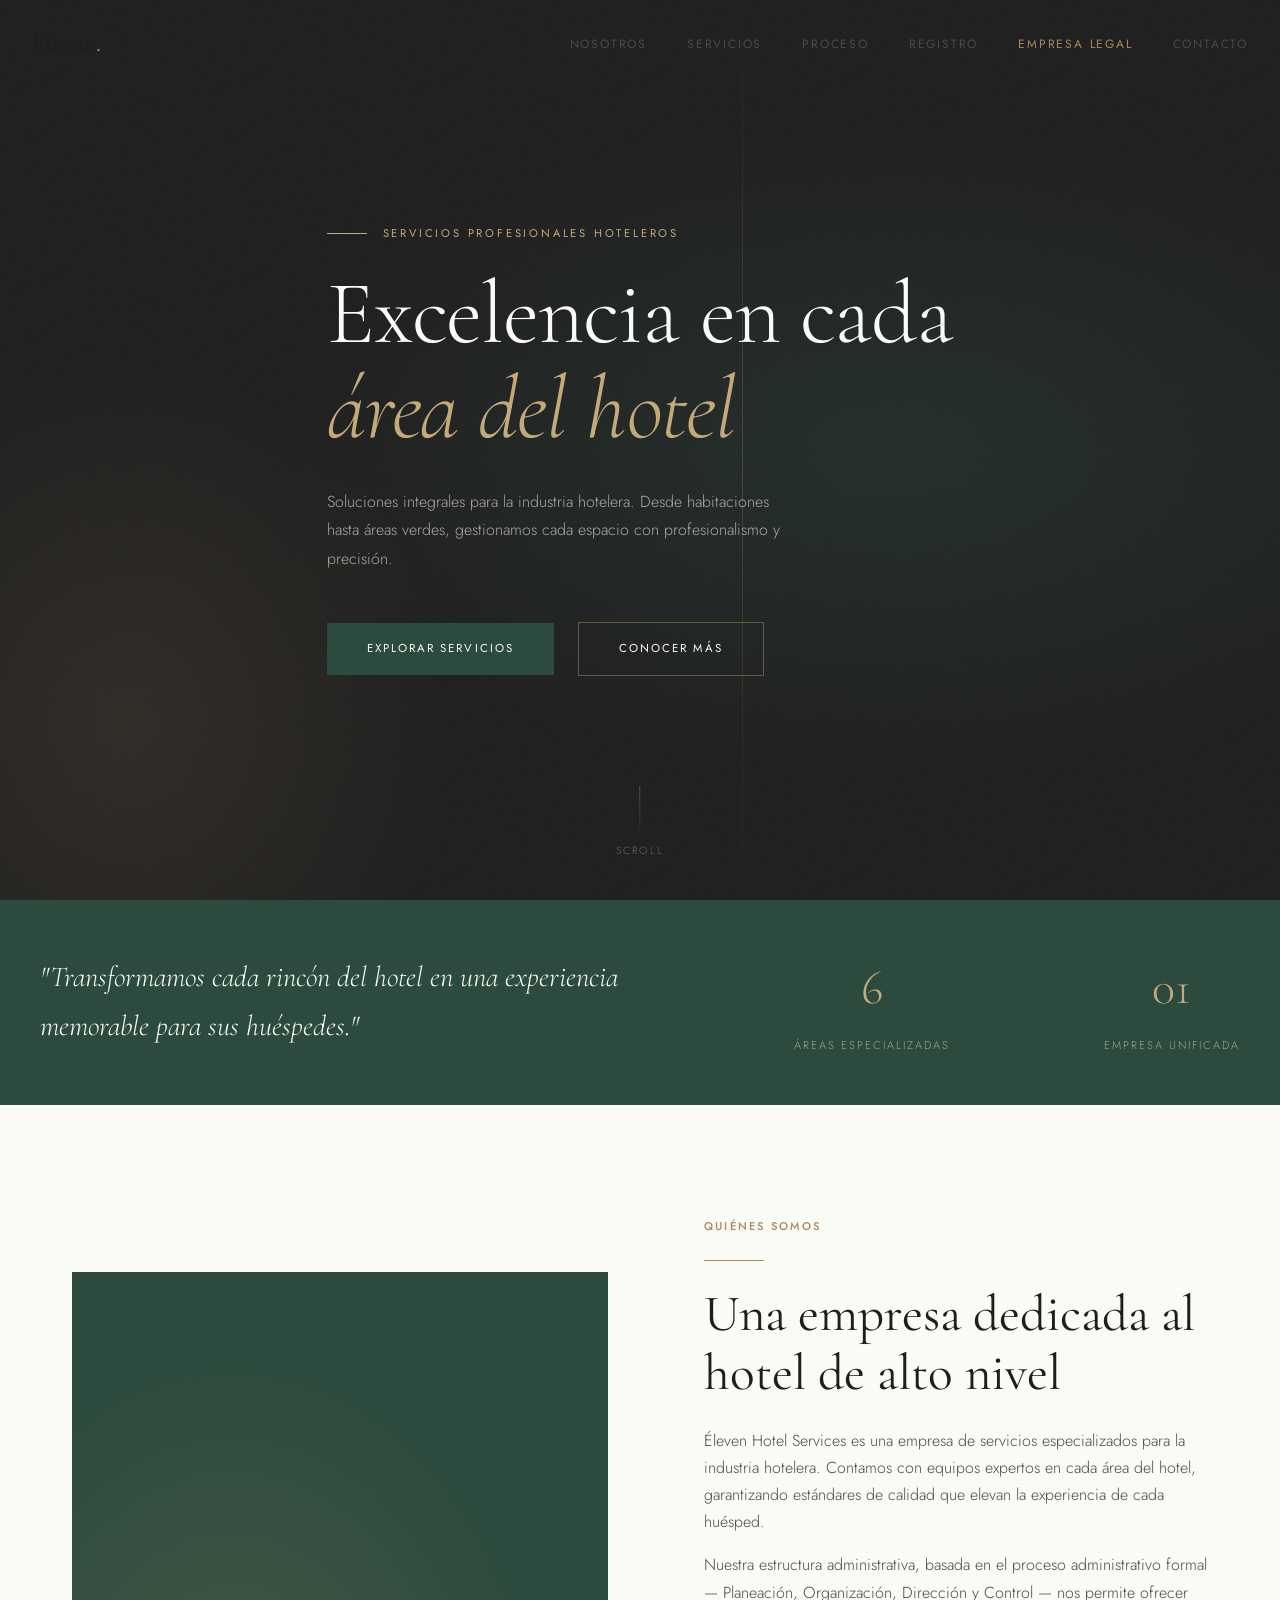
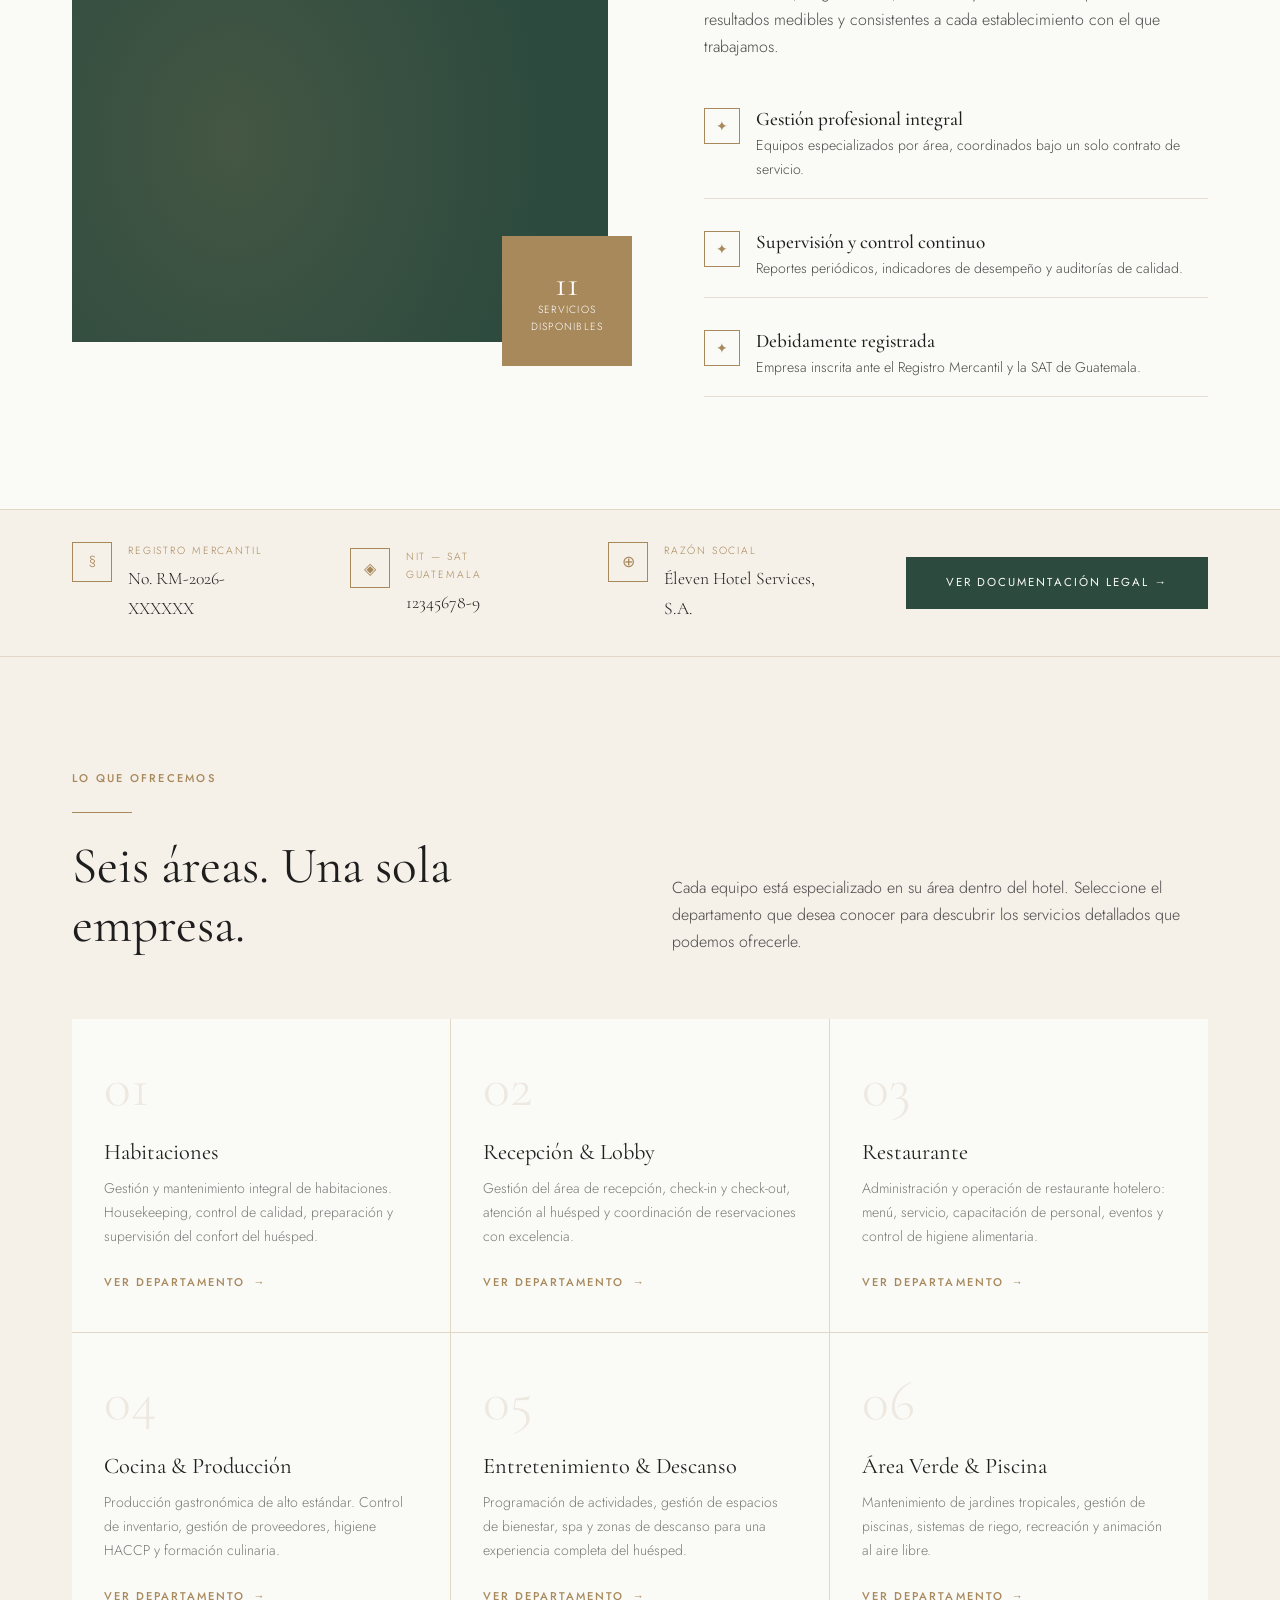
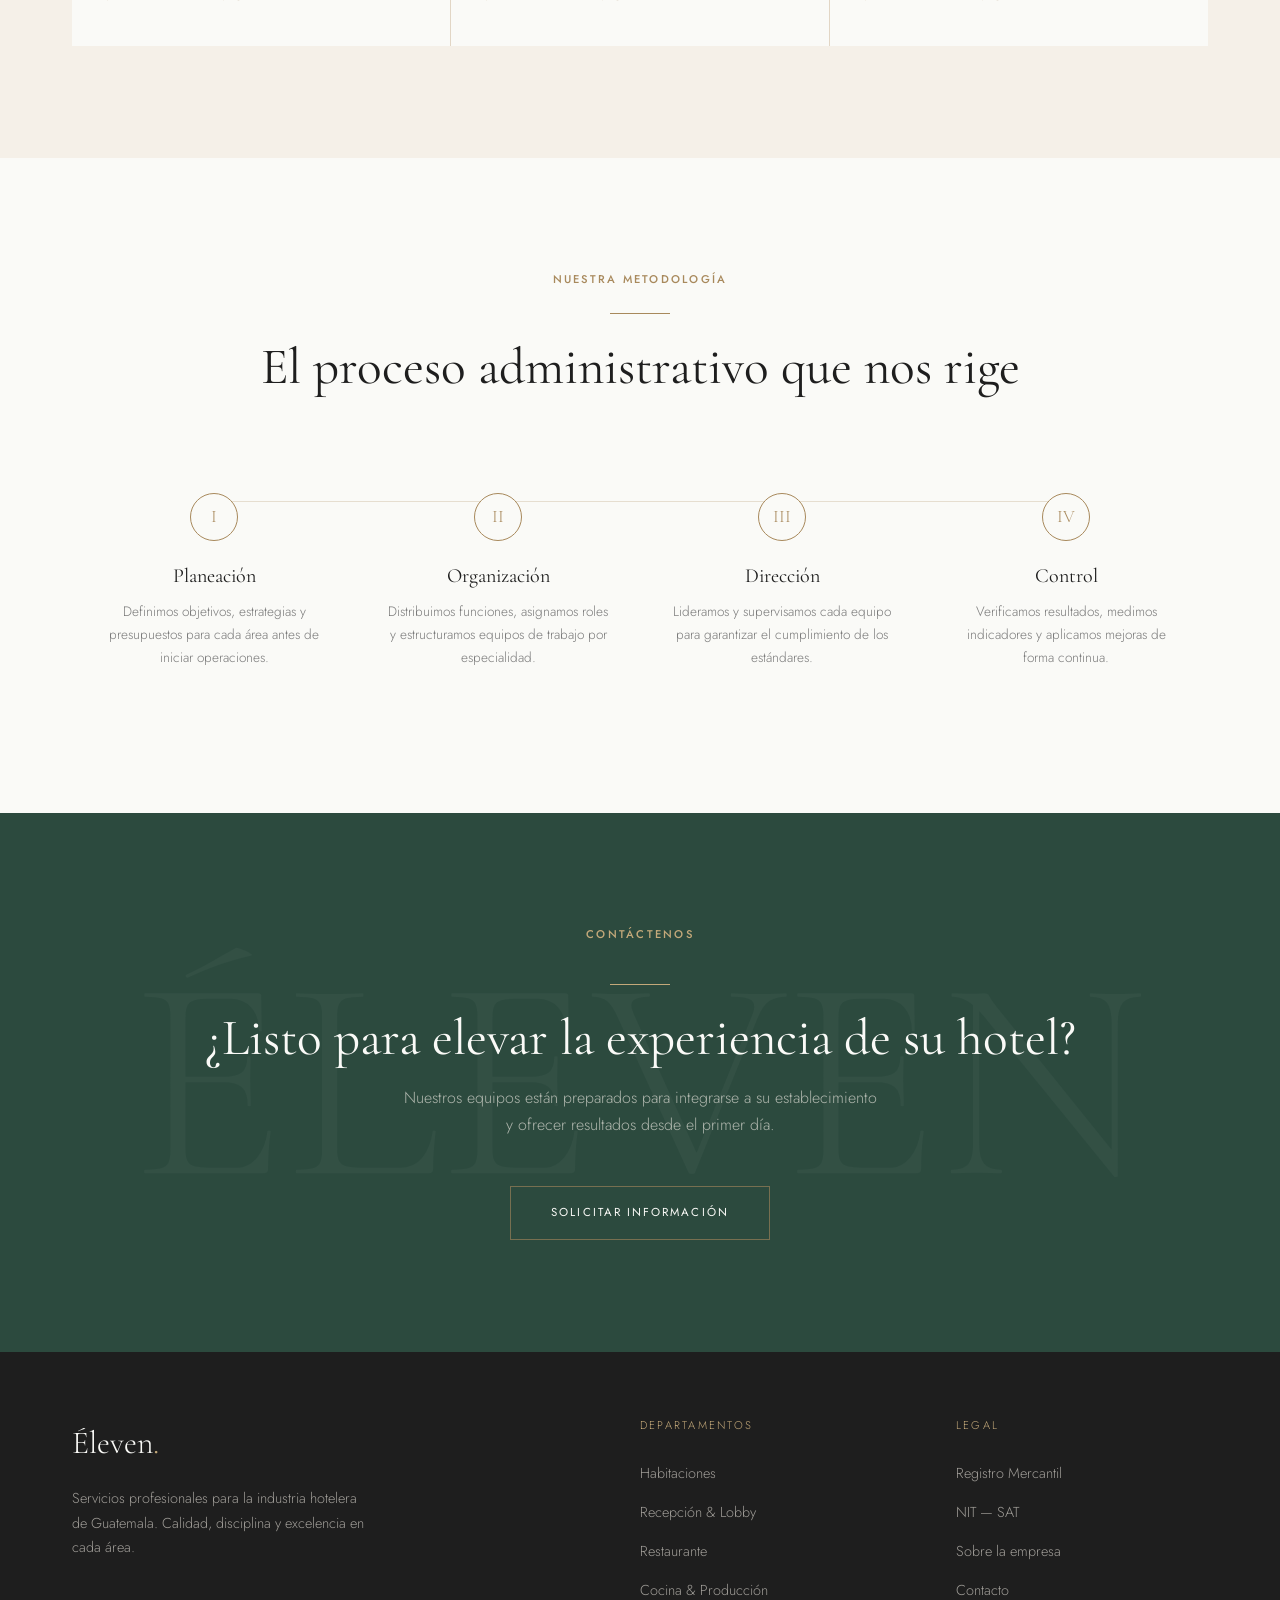
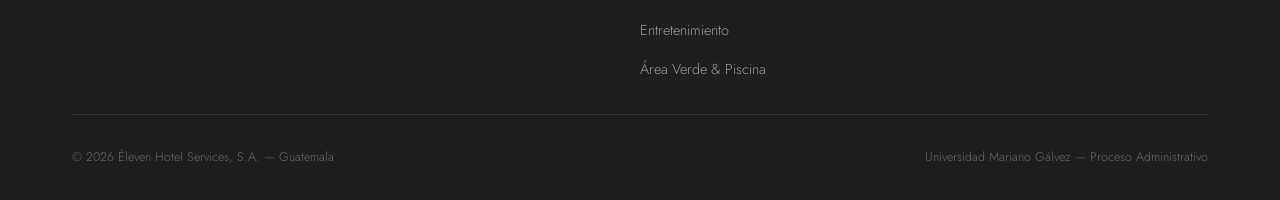
<file: index.html>
<!DOCTYPE html>
<html lang="es">
<head>
  <meta charset="UTF-8" />
  <meta name="viewport" content="width=device-width, initial-scale=1.0" />
  <title>Éleven Hotel Services — Servicios Profesionales Hoteleros</title>
  <link rel="stylesheet" href="css/global.css" />
  <style>
    /* ── Hero ── */
    .hero {
      height: 100vh;
      min-height: 680px;
      display: flex;
      align-items: center;
      position: relative;
      background: var(--charcoal);
      overflow: hidden;
    }

    .hero__bg {
      position: absolute;
      inset: 0;
      background:
        radial-gradient(ellipse 80% 60% at 70% 50%, rgba(44, 74, 62, 0.35) 0%, transparent 60%),
        radial-gradient(ellipse 50% 80% at 10% 80%, rgba(168, 137, 92, 0.12) 0%, transparent 50%);
    }

    .hero__grain {
      position: absolute;
      inset: 0;
      opacity: 0.04;
      background-image: url("data:image/svg+xml,%3Csvg viewBox='0 0 256 256' xmlns='http://www.w3.org/2000/svg'%3E%3Cfilter id='noise'%3E%3CfeTurbulence type='fractalNoise' baseFrequency='0.9' numOctaves='4' stitchTiles='stitch'/%3E%3C/filter%3E%3Crect width='100%25' height='100%25' filter='url(%23noise)'/%3E%3C/svg%3E");
      background-size: 200px;
    }

    .hero__line {
      position: absolute;
      top: 0; bottom: 0;
      left: 58%;
      width: 1px;
      background: linear-gradient(to bottom, transparent, rgba(168,137,92,0.3), transparent);
    }

    .hero__content {
      position: relative;
      z-index: 2;
      max-width: 1200px;
      margin: 0 auto;
      padding: 0 var(--spacing-md);
    }

    .hero__eyebrow {
      font-family: var(--font-body);
      font-size: 0.7rem;
      font-weight: 400;
      letter-spacing: 0.25em;
      text-transform: uppercase;
      color: var(--bronze-light);
      margin-bottom: 1.5rem;
      display: flex;
      align-items: center;
      gap: 1rem;
      opacity: 0;
      animation: fadeInUp 0.8s ease 0.2s forwards;
    }

    .hero__eyebrow::before {
      content: '';
      width: 40px; height: 1px;
      background: var(--bronze-light);
    }

    .hero__title {
      font-family: var(--font-display);
      font-size: clamp(3.5rem, 7vw, 6.5rem);
      font-weight: 300;
      color: var(--cream-light);
      line-height: 1.05;
      max-width: 700px;
      margin-bottom: 2rem;
      opacity: 0;
      animation: fadeInUp 0.9s ease 0.4s forwards;
    }

    .hero__title em {
      font-style: italic;
      color: var(--bronze-light);
    }

    .hero__desc {
      font-size: 1rem;
      font-weight: 300;
      color: rgba(245, 240, 232, 0.65);
      max-width: 460px;
      line-height: 1.8;
      margin-bottom: 3rem;
      opacity: 0;
      animation: fadeInUp 0.9s ease 0.6s forwards;
    }

    .hero__actions {
      display: flex;
      gap: 1.5rem;
      align-items: center;
      opacity: 0;
      animation: fadeInUp 0.9s ease 0.8s forwards;
    }

    .hero__scroll {
      position: absolute;
      bottom: 2.5rem;
      left: 50%;
      transform: translateX(-50%);
      display: flex;
      flex-direction: column;
      align-items: center;
      gap: 0.5rem;
      font-size: 0.65rem;
      letter-spacing: 0.2em;
      text-transform: uppercase;
      color: rgba(245, 240, 232, 0.35);
      animation: bounce 2s ease-in-out infinite;
    }

    .hero__scroll-line {
      width: 1px; height: 48px;
      background: linear-gradient(to bottom, rgba(168,137,92,0.5), transparent);
    }

    /* ── Intro strip ── */
    .intro-strip {
      background: var(--teal);
      padding: 3rem var(--spacing-md);
    }

    .intro-strip__inner {
      max-width: 1200px;
      margin: 0 auto;
      display: flex;
      align-items: center;
      justify-content: space-between;
      gap: var(--spacing-md);
    }

    .intro-strip__text {
      font-family: var(--font-display);
      font-size: clamp(1.3rem, 2.5vw, 1.8rem);
      font-style: italic;
      color: var(--cream-light);
      max-width: 600px;
    }

    .intro-strip__stat {
      text-align: center;
      color: var(--cream-light);
    }

    .intro-strip__number {
      font-family: var(--font-display);
      font-size: 3rem;
      font-weight: 300;
      color: var(--bronze-light);
      display: block;
    }

    .intro-strip__label {
      font-size: 0.7rem;
      letter-spacing: 0.18em;
      text-transform: uppercase;
      color: rgba(245, 240, 232, 0.55);
    }

    /* ── About section ── */
    .about__grid {
      display: grid;
      grid-template-columns: 1fr 1fr;
      gap: var(--spacing-lg);
      align-items: center;
    }

    .about__visual {
      position: relative;
    }

    .about__visual-main {
      width: 100%;
      aspect-ratio: 4/5;
      background: var(--teal);
      display: flex;
      align-items: center;
      justify-content: center;
      position: relative;
      overflow: hidden;
    }

    .about__visual-overlay {
      position: absolute;
      inset: 0;
      background: radial-gradient(ellipse at 30% 70%, rgba(168,137,92,0.2), transparent 60%);
    }

    .about__visual-text {
      font-family: var(--font-display);
      font-size: 6rem;
      font-weight: 300;
      color: rgba(245,240,232,0.08);
      position: absolute;
      bottom: -1rem;
      right: -1rem;
      line-height: 1;
    }

    .about__visual-badge {
      position: absolute;
      bottom: -1.5rem;
      right: -1.5rem;
      background: var(--bronze);
      color: var(--white);
      padding: 1.5rem;
      text-align: center;
      width: 130px;
      height: 130px;
      display: flex;
      flex-direction: column;
      align-items: center;
      justify-content: center;
    }

    .about__visual-badge strong {
      font-family: var(--font-display);
      font-size: 2.2rem;
      font-weight: 400;
      display: block;
      line-height: 1;
    }

    .about__visual-badge span {
      font-size: 0.65rem;
      letter-spacing: 0.12em;
      text-transform: uppercase;
    }

    .about__content { padding-left: var(--spacing-md); }

    .about__list {
      margin-top: 2rem;
      display: flex;
      flex-direction: column;
      gap: 1rem;
    }

    .about__list-item {
      display: flex;
      align-items: flex-start;
      gap: 1rem;
      padding: 1rem 0;
      border-bottom: 1px solid var(--divider);
    }

    .about__list-icon {
      width: 36px; height: 36px;
      border: 1px solid var(--bronze);
      display: flex;
      align-items: center;
      justify-content: center;
      flex-shrink: 0;
      color: var(--bronze);
      font-size: 0.9rem;
    }

    /* ── Services Grid ── */
    .services__intro {
      display: grid;
      grid-template-columns: 1fr 1fr;
      gap: var(--spacing-lg);
      align-items: end;
      margin-bottom: var(--spacing-lg);
    }

    .services__grid {
      display: grid;
      grid-template-columns: repeat(3, 1fr);
      grid-template-rows: auto auto;
      gap: 1.5px;
      background: var(--divider);
    }

    .service-card {
      background: var(--cream-light);
      padding: 2.5rem 2rem;
      position: relative;
      overflow: hidden;
      transition: var(--transition);
      cursor: pointer;
    }

    .service-card::before {
      content: '';
      position: absolute;
      bottom: 0; left: 0; right: 0;
      height: 3px;
      background: var(--bronze);
      transform: scaleX(0);
      transform-origin: left;
      transition: var(--transition);
    }

    .service-card:hover::before { transform: scaleX(1); }

    .service-card:hover {
      background: var(--white);
      box-shadow: var(--shadow-card);
      z-index: 2;
    }

    .service-card__number {
      font-family: var(--font-display);
      font-size: 3.5rem;
      font-weight: 300;
      color: rgba(168,137,92,0.15);
      line-height: 1;
      margin-bottom: 1.5rem;
      transition: var(--transition);
    }

    .service-card:hover .service-card__number {
      color: rgba(168,137,92,0.35);
    }

    .service-card__title {
      font-family: var(--font-display);
      font-size: 1.4rem;
      font-weight: 400;
      color: var(--charcoal);
      margin-bottom: 0.75rem;
    }

    .service-card__desc {
      font-size: 0.88rem;
      color: var(--slate-light);
      line-height: 1.7;
      margin-bottom: 1.5rem;
    }

    .service-card__link {
      font-size: 0.7rem;
      font-weight: 500;
      letter-spacing: 0.18em;
      text-transform: uppercase;
      color: var(--bronze);
      display: flex;
      align-items: center;
      gap: 0.5rem;
      transition: var(--transition-fast);
    }

    .service-card__link::after {
      content: '→';
      transition: var(--transition-fast);
    }

    .service-card:hover .service-card__link::after {
      transform: translateX(4px);
    }

    /* ── Process section ── */
    .process__steps {
      display: grid;
      grid-template-columns: repeat(4, 1fr);
      gap: 0;
      position: relative;
    }

    .process__steps::before {
      content: '';
      position: absolute;
      top: 2.5rem;
      left: 12.5%;
      right: 12.5%;
      height: 1px;
      background: var(--divider);
    }

    .process-step {
      text-align: center;
      padding: var(--spacing-md);
      position: relative;
    }

    .process-step__dot {
      width: 48px; height: 48px;
      border: 1px solid var(--bronze);
      border-radius: 50%;
      margin: 0 auto 1.5rem;
      display: flex;
      align-items: center;
      justify-content: center;
      background: var(--cream-light);
      font-family: var(--font-display);
      font-size: 1.1rem;
      color: var(--bronze);
      position: relative;
      z-index: 1;
    }

    .process-step__title {
      font-family: var(--font-display);
      font-size: 1.25rem;
      margin-bottom: 0.75rem;
    }

    .process-step__desc {
      font-size: 0.85rem;
      color: var(--slate-light);
    }

    /* ── CTA Section ── */
    .cta-section {
      background: var(--teal);
      padding: var(--spacing-xl) 0;
      text-align: center;
      position: relative;
      overflow: hidden;
    }

    .cta-section::before {
      content: 'ÉLEVEN';
      position: absolute;
      font-family: var(--font-display);
      font-size: 18rem;
      font-weight: 300;
      color: rgba(245,240,232,0.03);
      top: 50%;
      left: 50%;
      transform: translate(-50%, -50%);
      white-space: nowrap;
      pointer-events: none;
    }

    .cta-section h2 {
      color: var(--cream-light);
      margin-bottom: 1rem;
    }

    .cta-section p {
      color: rgba(245,240,232,0.65);
      max-width: 480px;
      margin: 0 auto 2.5rem;
    }

    /* ── Registration strip ── */
    .registration {
      background: var(--cream);
      padding: var(--spacing-md) 0;
      border-top: 1px solid var(--divider);
      border-bottom: 1px solid var(--divider);
    }

    .registration__inner {
      max-width: 1200px;
      margin: 0 auto;
      padding: 0 var(--spacing-md);
      display: flex;
      gap: var(--spacing-lg);
      align-items: center;
    }

    .registration__item {
      display: flex;
      align-items: flex-start;
      gap: 1rem;
    }

    .registration__icon {
      width: 40px; height: 40px;
      border: 1px solid var(--bronze);
      display: flex;
      align-items: center;
      justify-content: center;
      color: var(--bronze);
      flex-shrink: 0;
      font-size: 1rem;
    }

    .registration__label {
      font-size: 0.65rem;
      letter-spacing: 0.18em;
      text-transform: uppercase;
      color: var(--bronze);
      display: block;
      margin-bottom: 0.3rem;
    }

    .registration__value {
      font-family: var(--font-display);
      font-size: 1.1rem;
      color: var(--charcoal);
    }

    /* ── Animations ── */
    @keyframes fadeInUp {
      from { opacity: 0; transform: translateY(24px); }
      to   { opacity: 1; transform: translateY(0); }
    }

    @keyframes bounce {
      0%, 100% { transform: translateX(-50%) translateY(0); }
      50%       { transform: translateX(-50%) translateY(8px); }
    }

    @media (max-width: 900px) {
      .about__grid, .services__intro { grid-template-columns: 1fr; }
      .about__content { padding-left: 0; }
      .services__grid { grid-template-columns: 1fr 1fr; }
      .process__steps { grid-template-columns: 1fr 1fr; }
      .intro-strip__inner { flex-direction: column; align-items: flex-start; }
      .registration__inner { flex-direction: column; }
    }

    @media (max-width: 600px) {
      .services__grid, .process__steps { grid-template-columns: 1fr; }
    }
  </style>
</head>
<body>

  <!-- NAV -->
  <nav class="nav">
    <div class="nav__logo">Éleven<span>.</span></div>
    <div class="nav__links">
      <a href="#nosotros">Nosotros</a>
      <a href="#servicios">Servicios</a>
      <a href="#proceso">Proceso</a>
      <a href="#registro">Registro</a>
      <a href="html/empresa.html" style="color:var(--bronze);">Empresa Legal</a>
      <a href="#contacto">Contacto</a>
    </div>
  </nav>

  <!-- HERO -->
  <section class="hero">
    <div class="hero__bg"></div>
    <div class="hero__grain"></div>
    <div class="hero__line"></div>
    <div class="hero__content">
      <p class="hero__eyebrow">Servicios Profesionales Hoteleros</p>
      <h1 class="hero__title">
        Excelencia en cada<br><em>área del hotel</em>
      </h1>
      <p class="hero__desc">
        Soluciones integrales para la industria hotelera. Desde habitaciones hasta áreas verdes, gestionamos cada espacio con profesionalismo y precisión.
      </p>
      <div class="hero__actions">
        <a href="#servicios" class="btn btn--primary">Explorar servicios</a>
        <a href="#nosotros" class="btn btn--outline" style="color:var(--cream-light); border-color:rgba(168,137,92,0.5);">Conocer más</a>
      </div>
    </div>
    <div class="hero__scroll">
      <div class="hero__scroll-line"></div>
      <span>Scroll</span>
    </div>
  </section>

  <!-- INTRO STRIP -->
  <div class="intro-strip">
    <div class="intro-strip__inner">
      <p class="intro-strip__text">
        "Transformamos cada rincón del hotel en una experiencia memorable para sus huéspedes."
      </p>
      <div class="intro-strip__stat">
        <span class="intro-strip__number">6</span>
        <span class="intro-strip__label">Áreas especializadas</span>
      </div>
      <div class="intro-strip__stat">
        <span class="intro-strip__number">01</span>
        <span class="intro-strip__label">Empresa unificada</span>
      </div>
    </div>
  </div>

  <!-- ABOUT -->
  <section class="section" id="nosotros">
    <div class="container">
      <div class="about__grid">
        <div class="about__visual fade-up">
          <div class="about__visual-main">
            <div class="about__visual-overlay"></div>
            <div class="about__visual-text">XI</div>
          </div>
          <div class="about__visual-badge">
            <strong>11</strong>
            <span>Servicios disponibles</span>
          </div>
        </div>
        <div class="about__content fade-up fade-up-delay-2">
          <p class="label">Quiénes somos</p>
          <div class="divider-line"></div>
          <h2>Una empresa dedicada al hotel de alto nivel</h2>
          <p style="margin-top:1.5rem;">
            Éleven Hotel Services es una empresa de servicios especializados para la industria hotelera. Contamos con equipos expertos en cada área del hotel, garantizando estándares de calidad que elevan la experiencia de cada huésped.
          </p>
          <p style="margin-top:1rem;">
            Nuestra estructura administrativa, basada en el proceso administrativo formal — Planeación, Organización, Dirección y Control — nos permite ofrecer resultados medibles y consistentes a cada establecimiento con el que trabajamos.
          </p>
          <ul class="about__list">
            <li class="about__list-item">
              <div class="about__list-icon">✦</div>
              <div>
                <h4>Gestión profesional integral</h4>
                <p style="font-size:0.88rem; margin-top:0.25rem;">Equipos especializados por área, coordinados bajo un solo contrato de servicio.</p>
              </div>
            </li>
            <li class="about__list-item">
              <div class="about__list-icon">✦</div>
              <div>
                <h4>Supervisión y control continuo</h4>
                <p style="font-size:0.88rem; margin-top:0.25rem;">Reportes periódicos, indicadores de desempeño y auditorías de calidad.</p>
              </div>
            </li>
            <li class="about__list-item">
              <div class="about__list-icon">✦</div>
              <div>
                <h4>Debidamente registrada</h4>
                <p style="font-size:0.88rem; margin-top:0.25rem;">Empresa inscrita ante el Registro Mercantil y la SAT de Guatemala.</p>
              </div>
            </li>
          </ul>
        </div>
      </div>
    </div>
  </section>

  <!-- REGISTRATION -->
  <div class="registration" id="registro">
    <div class="registration__inner">
      <div class="registration__item fade-up">
        <div class="registration__icon">§</div>
        <div>
          <span class="registration__label">Registro Mercantil</span>
          <span class="registration__value">No. RM-2026-XXXXXX</span>
        </div>
      </div>
      <div class="registration__item fade-up fade-up-delay-1">
        <div class="registration__icon">◈</div>
        <div>
          <span class="registration__label">NIT — SAT Guatemala</span>
          <span class="registration__value">12345678-9</span>
        </div>
      </div>
      <div class="registration__item fade-up fade-up-delay-2">
        <div class="registration__icon">⊕</div>
        <div>
          <span class="registration__label">Razón social</span>
          <span class="registration__value">Éleven Hotel Services, S.A.</span>
        </div>
      </div>
      <div class="fade-up fade-up-delay-3" style="display:flex; align-items:center;">
        <a href="html/empresa.html" class="btn btn--primary" style="white-space:nowrap;">
          Ver documentación legal →
        </a>
      </div>
    </div>
  </div>

  <!-- SERVICES -->
  <section class="section section--alt" id="servicios">
    <div class="container">
      <div class="services__intro">
        <div class="fade-up">
          <p class="label">Lo que ofrecemos</p>
          <div class="divider-line"></div>
          <h2>Seis áreas. Una sola empresa.</h2>
        </div>
        <div class="fade-up fade-up-delay-2">
          <p>Cada equipo está especializado en su área dentro del hotel. Seleccione el departamento que desea conocer para descubrir los servicios detallados que podemos ofrecerle.</p>
        </div>
      </div>

      <div class="services__grid">

        <!-- Grupo 1 -->
        <div class="service-card fade-up" onclick="window.location.href='html/grupo1.html'">
          <div class="service-card__number">01</div>
          <h3 class="service-card__title">Habitaciones</h3>
          <p class="service-card__desc">Gestión y mantenimiento integral de habitaciones. Housekeeping, control de calidad, preparación y supervisión del confort del huésped.</p>
          <span class="service-card__link">Ver departamento</span>
        </div>

        <!-- Grupo 2 -->
        <div class="service-card fade-up fade-up-delay-1" onclick="window.location.href='html/grupo2.html'">
          <div class="service-card__number">02</div>
          <h3 class="service-card__title">Recepción & Lobby</h3>
          <p class="service-card__desc">Gestión del área de recepción, check-in y check-out, atención al huésped y coordinación de reservaciones con excelencia.</p>
          <span class="service-card__link">Ver departamento</span>
        </div>

        <!-- Grupo 3 -->
        <div class="service-card fade-up fade-up-delay-2" onclick="window.location.href='html/grupo3.html'">
          <div class="service-card__number">03</div>
          <h3 class="service-card__title">Restaurante</h3>
          <p class="service-card__desc">Administración y operación de restaurante hotelero: menú, servicio, capacitación de personal, eventos y control de higiene alimentaria.</p>
          <span class="service-card__link">Ver departamento</span>
        </div>

        <!-- Grupo 4 -->
        <div class="service-card fade-up fade-up-delay-3" onclick="window.location.href='html/grupo4.html'">
          <div class="service-card__number">04</div>
          <h3 class="service-card__title">Cocina & Producción</h3>
          <p class="service-card__desc">Producción gastronómica de alto estándar. Control de inventario, gestión de proveedores, higiene HACCP y formación culinaria.</p>
          <span class="service-card__link">Ver departamento</span>
        </div>

        <!-- Grupo 5 -->
        <div class="service-card fade-up fade-up-delay-4" onclick="window.location.href='html/grupo5.html'">
          <div class="service-card__number">05</div>
          <h3 class="service-card__title">Entretenimiento & Descanso</h3>
          <p class="service-card__desc">Programación de actividades, gestión de espacios de bienestar, spa y zonas de descanso para una experiencia completa del huésped.</p>
          <span class="service-card__link">Ver departamento</span>
        </div>

        <!-- Grupo 6 -->
        <div class="service-card fade-up fade-up-delay-5" onclick="window.location.href='html/grupo6.html'">
          <div class="service-card__number">06</div>
          <h3 class="service-card__title">Área Verde & Piscina</h3>
          <p class="service-card__desc">Mantenimiento de jardines tropicales, gestión de piscinas, sistemas de riego, recreación y animación al aire libre.</p>
          <span class="service-card__link">Ver departamento</span>
        </div>

      </div>
    </div>
  </section>

  <!-- PROCESS -->
  <section class="section" id="proceso">
    <div class="container">
      <div class="section-header section-header--center fade-up">
        <p class="label">Nuestra metodología</p>
        <div class="divider-line divider-line--center"></div>
        <h2>El proceso administrativo que nos rige</h2>
      </div>
      <div class="process__steps">
        <div class="process-step fade-up">
          <div class="process-step__dot">I</div>
          <h3 class="process-step__title">Planeación</h3>
          <p class="process-step__desc">Definimos objetivos, estrategias y presupuestos para cada área antes de iniciar operaciones.</p>
        </div>
        <div class="process-step fade-up fade-up-delay-1">
          <div class="process-step__dot">II</div>
          <h3 class="process-step__title">Organización</h3>
          <p class="process-step__desc">Distribuimos funciones, asignamos roles y estructuramos equipos de trabajo por especialidad.</p>
        </div>
        <div class="process-step fade-up fade-up-delay-2">
          <div class="process-step__dot">III</div>
          <h3 class="process-step__title">Dirección</h3>
          <p class="process-step__desc">Lideramos y supervisamos cada equipo para garantizar el cumplimiento de los estándares.</p>
        </div>
        <div class="process-step fade-up fade-up-delay-3">
          <div class="process-step__dot">IV</div>
          <h3 class="process-step__title">Control</h3>
          <p class="process-step__desc">Verificamos resultados, medimos indicadores y aplicamos mejoras de forma continua.</p>
        </div>
      </div>
    </div>
  </section>

  <!-- CTA -->
  <section class="cta-section" id="contacto">
    <div class="container" style="position:relative; z-index:2;">
      <div class="fade-up">
        <p class="label" style="color:var(--bronze-light);">Contáctenos</p>
        <div class="divider-line divider-line--center" style="background:var(--bronze-light);"></div>
        <h2>¿Listo para elevar la experiencia de su hotel?</h2>
        <p>Nuestros equipos están preparados para integrarse a su establecimiento y ofrecer resultados desde el primer día.</p>
        <a href="mailto:info@elevenhotelservices.com" class="btn btn--outline" style="color:var(--cream-light); border-color:rgba(168,137,92,0.6); margin-top:0.5rem;">
          Solicitar información
        </a>
      </div>
    </div>
  </section>

  <!-- FOOTER -->
  <footer class="footer">
    <div class="container">
      <div class="footer__grid">
        <div>
          <div class="footer__logo">Éleven<span>.</span></div>
          <p class="footer__desc">Servicios profesionales para la industria hotelera de Guatemala. Calidad, disciplina y excelencia en cada área.</p>
        </div>
        <div>
          <p class="footer__heading">Departamentos</p>
          <ul class="footer__links">
            <li><a href="html/grupo1.html">Habitaciones</a></li>
            <li><a href="html/grupo2.html">Recepción & Lobby</a></li>
            <li><a href="html/grupo3.html">Restaurante</a></li>
            <li><a href="html/grupo4.html">Cocina & Producción</a></li>
            <li><a href="html/grupo5.html">Entretenimiento</a></li>
            <li><a href="html/grupo6.html">Área Verde & Piscina</a></li>
          </ul>
        </div>
        <div>
          <p class="footer__heading">Legal</p>
          <ul class="footer__links">
            <li><a href="#registro">Registro Mercantil</a></li>
            <li><a href="#registro">NIT — SAT</a></li>
            <li><a href="#nosotros">Sobre la empresa</a></li>
            <li><a href="#contacto">Contacto</a></li>
          </ul>
        </div>
      </div>
      <div class="footer__bottom">
        <span>© 2026 Éleven Hotel Services, S.A. — Guatemala</span>
        <span>Universidad Mariano Gálvez — Proceso Administrativo</span>
      </div>
    </div>
  </footer>

  <script src="js/global.js"></script>
</body>
</html>
</file>
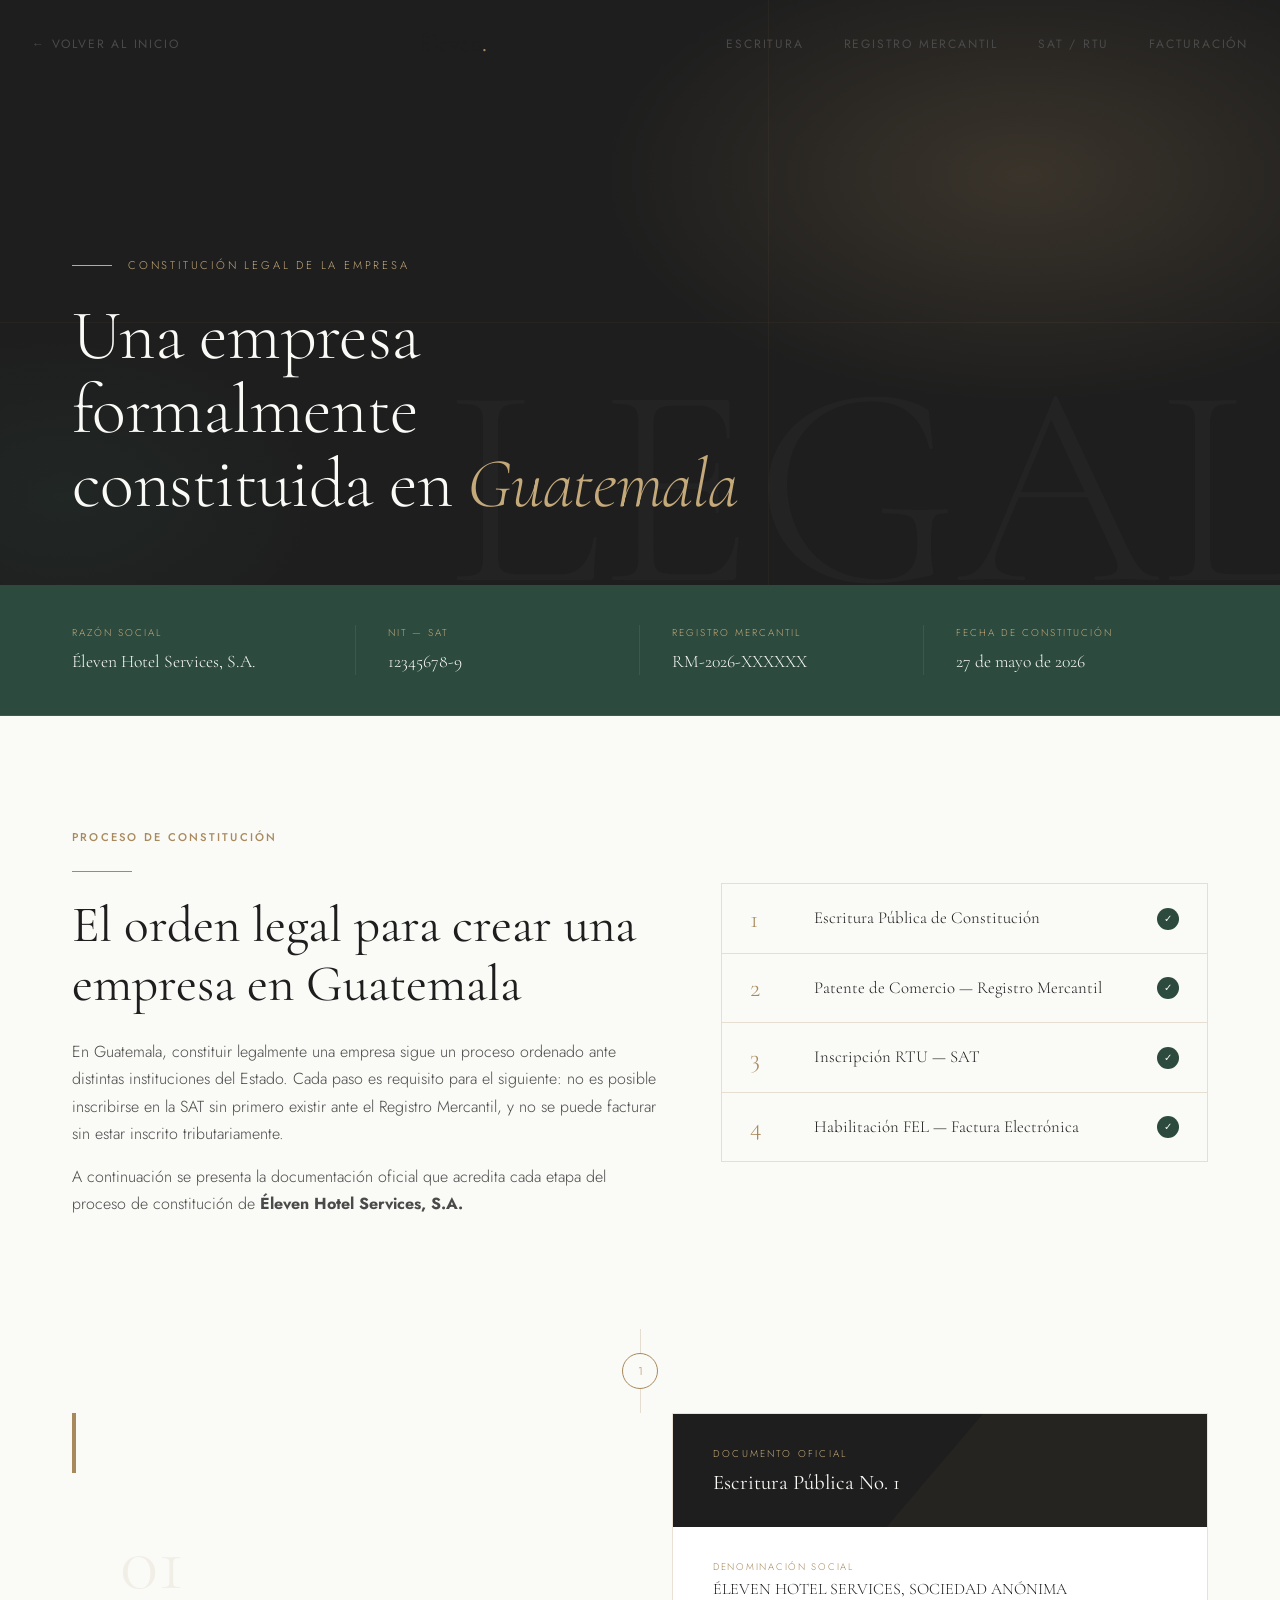
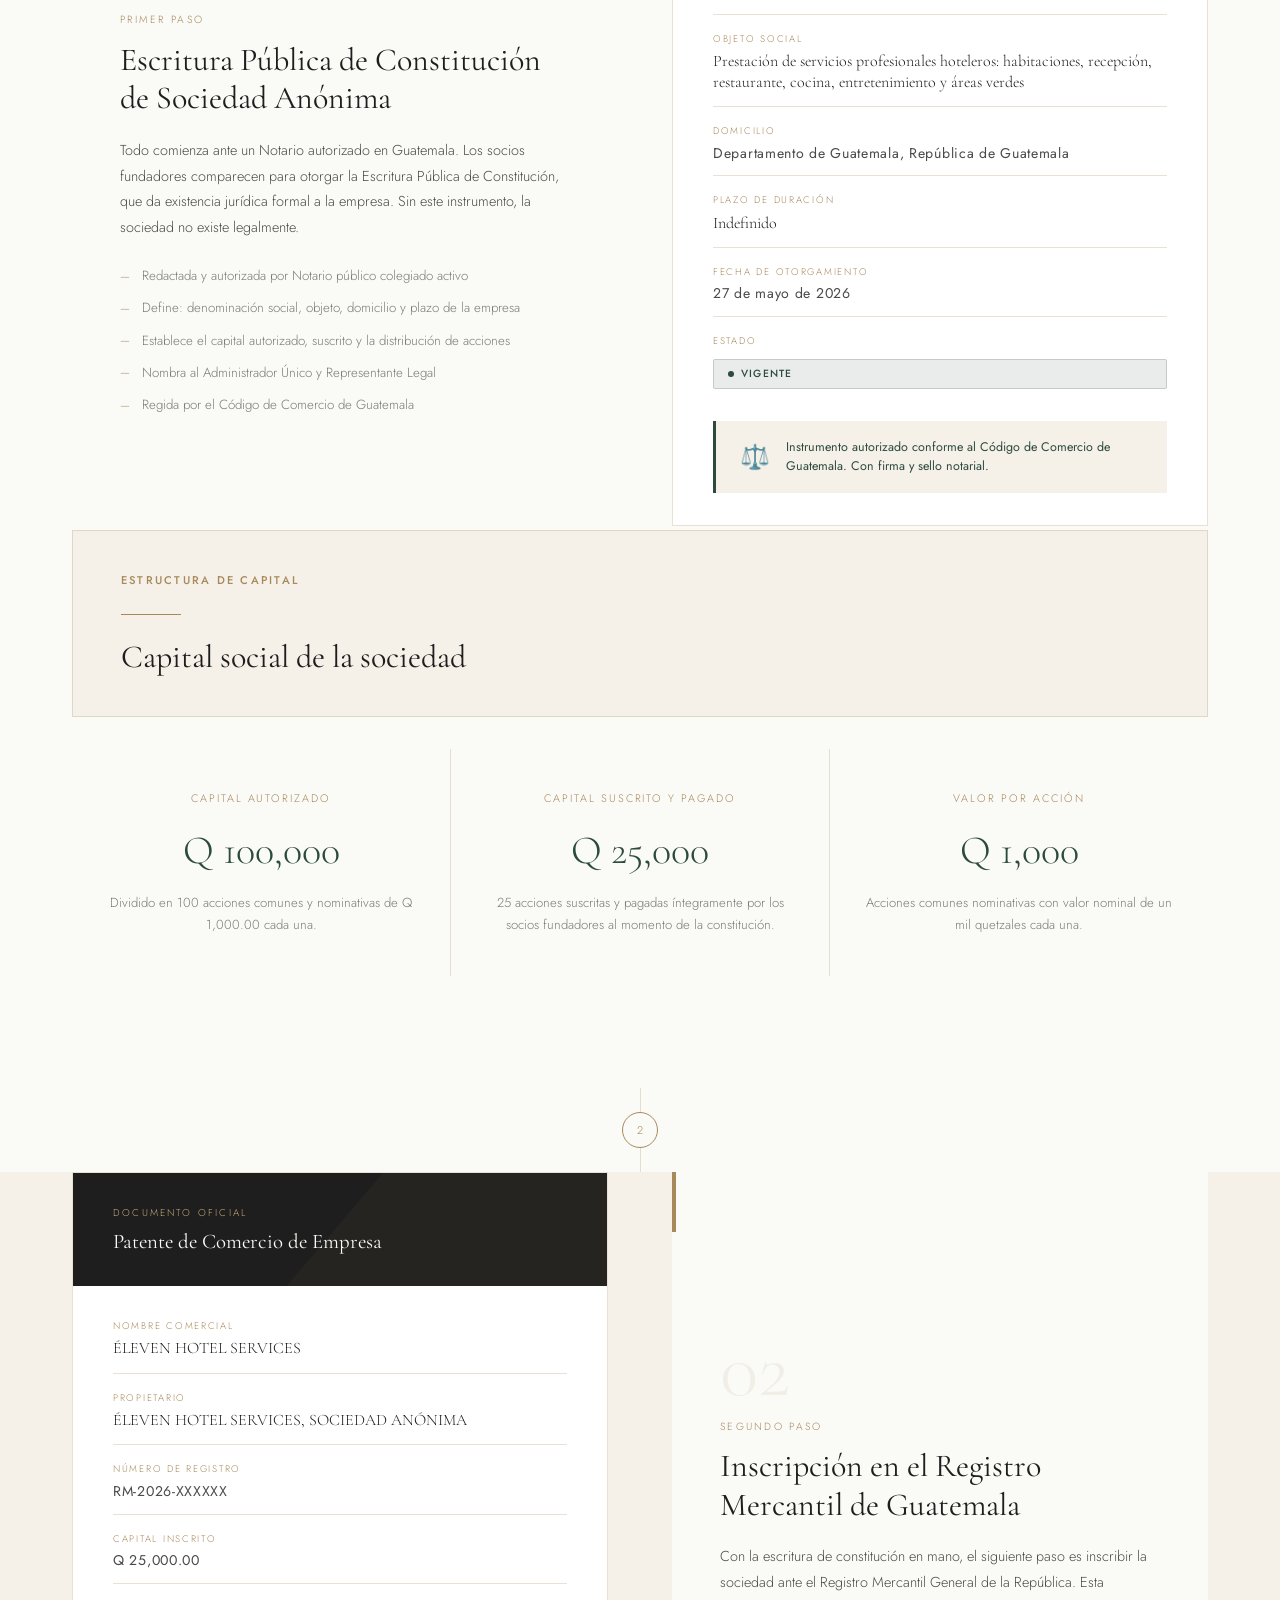
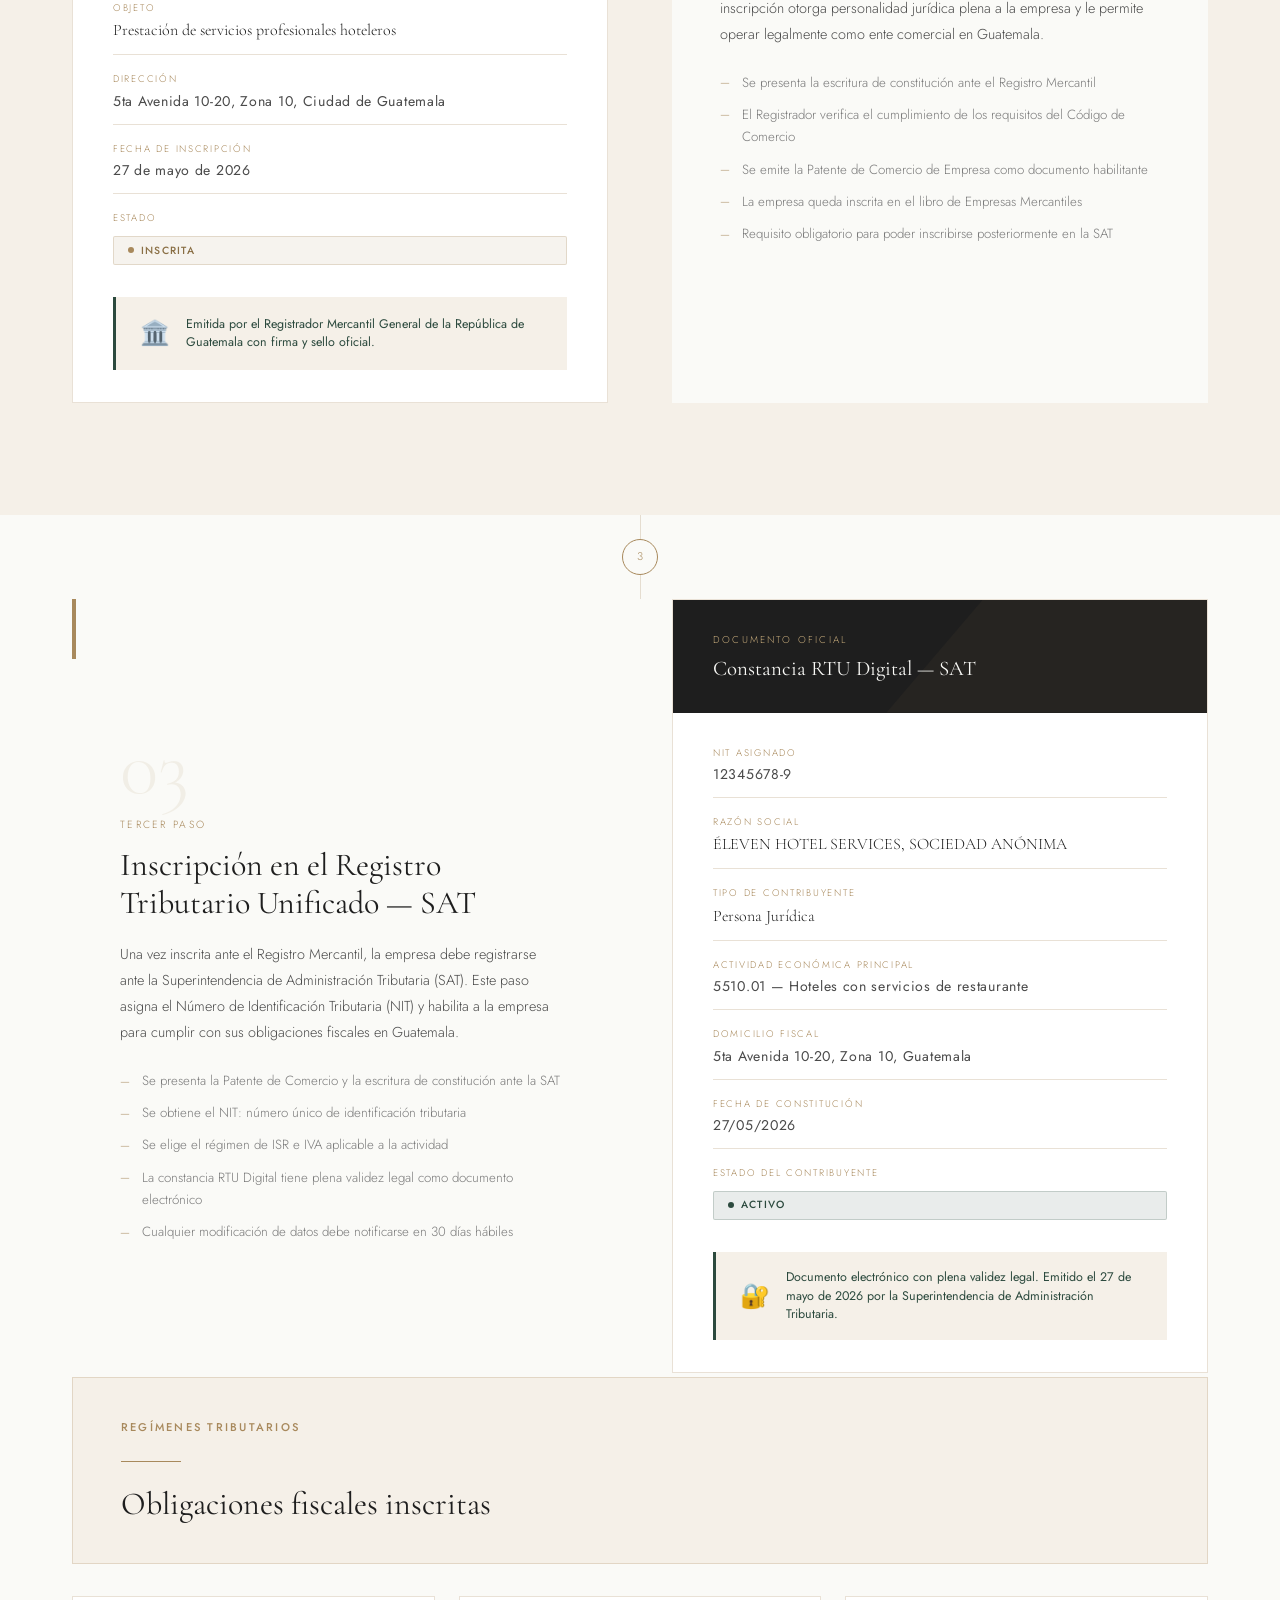
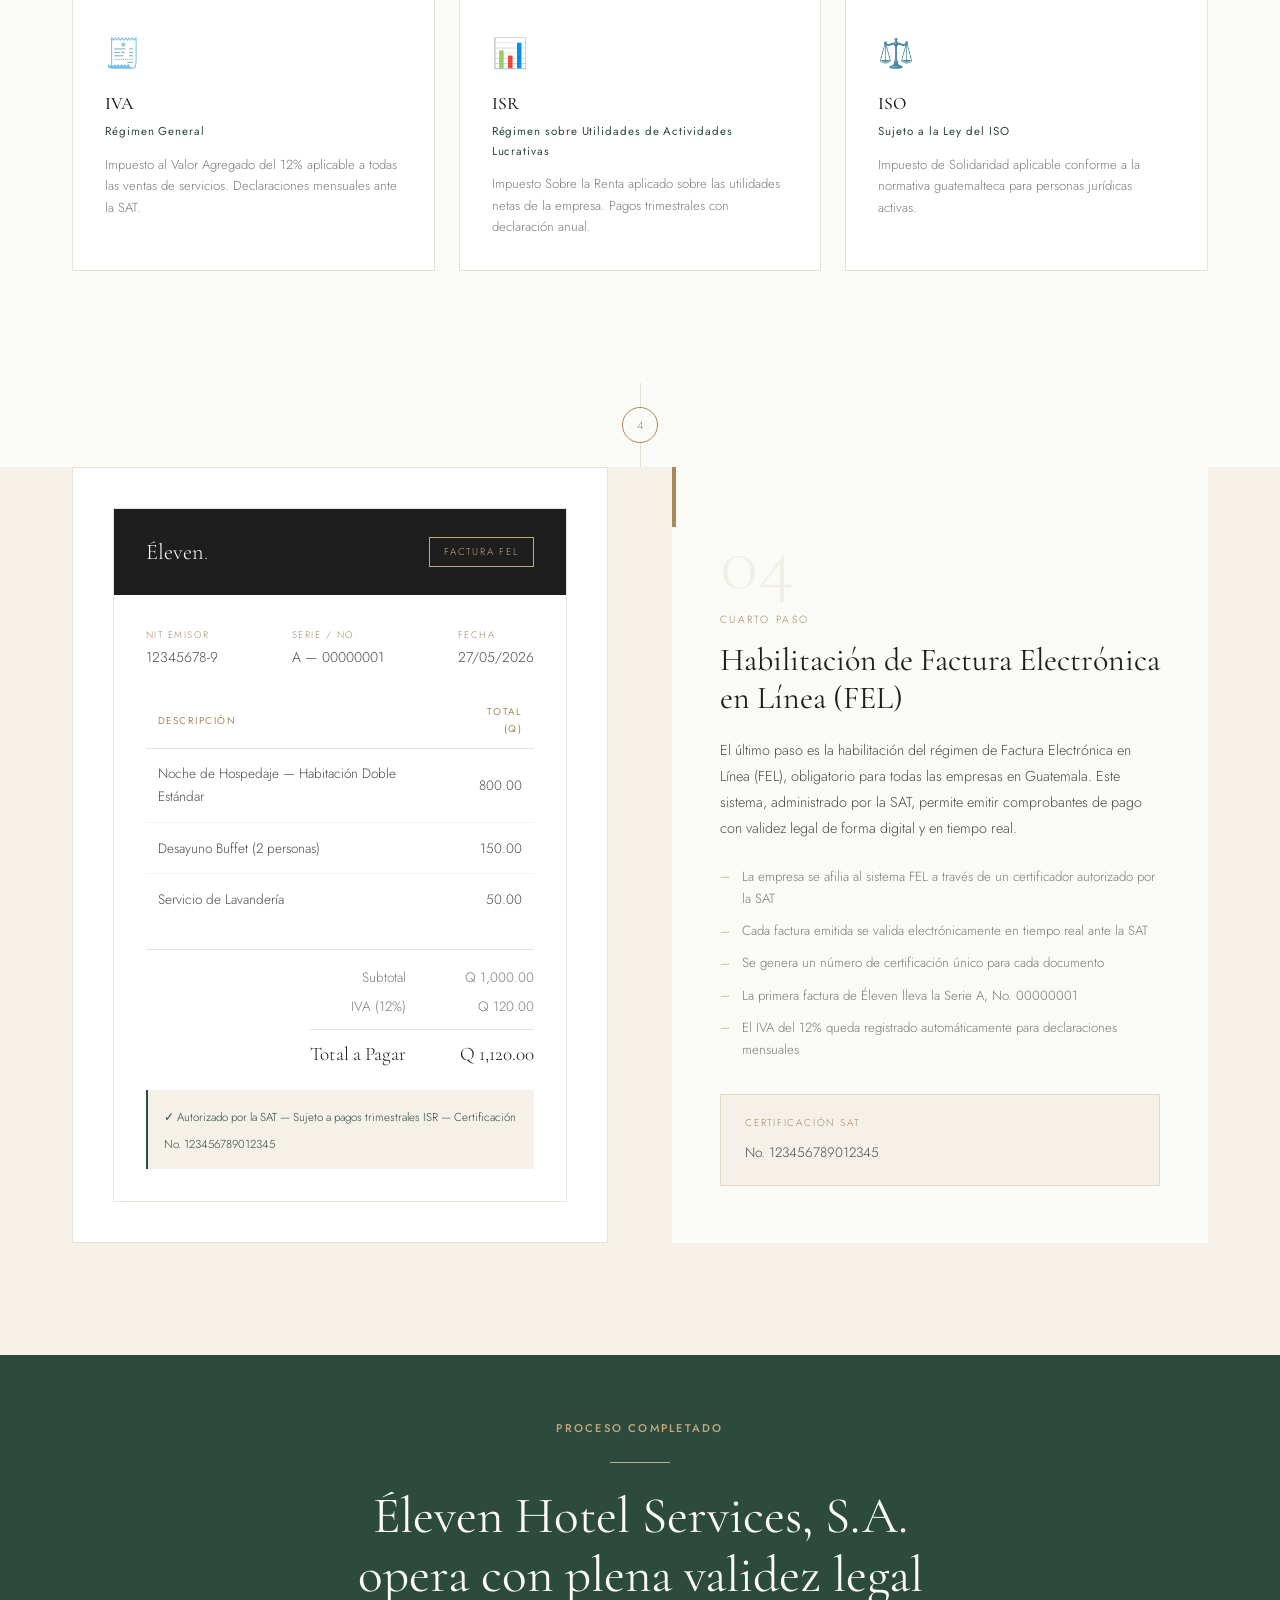
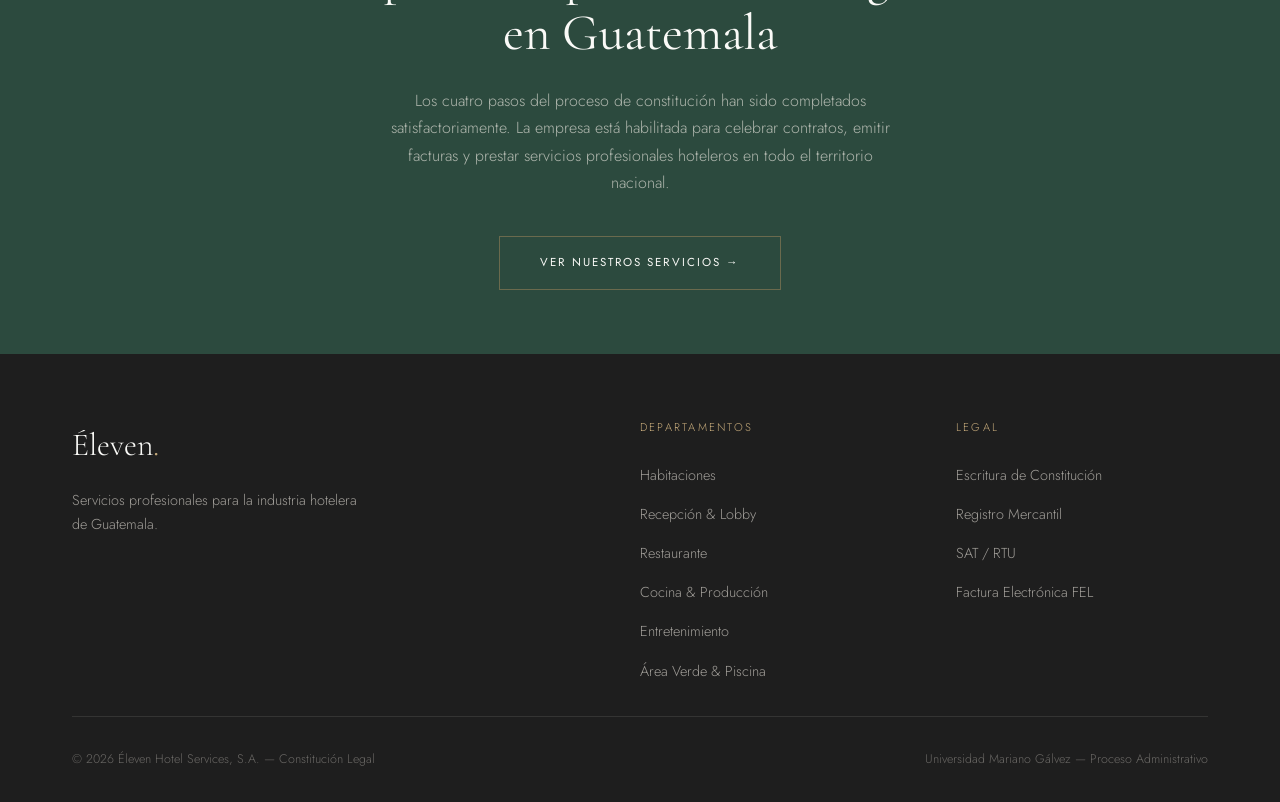
<file: html/empresa.html>
<!DOCTYPE html>
<html lang="es">
<head>
  <meta charset="UTF-8" />
  <meta name="viewport" content="width=device-width, initial-scale=1.0" />
  <title>Constitución Legal — Éleven Hotel Services</title>
  <link rel="stylesheet" href="../css/global.css" />
  <style>

    /* ── Hero ── */
    .page-hero {
      height: 65vh;
      min-height: 480px;
      background: var(--charcoal);
      display: flex;
      align-items: flex-end;
      padding-bottom: var(--spacing-lg);
      position: relative;
      overflow: hidden;
    }

    .page-hero__bg {
      position: absolute;
      inset: 0;
      background:
        radial-gradient(ellipse 55% 65% at 80% 30%, rgba(168,137,92,0.2) 0%, transparent 60%),
        radial-gradient(ellipse 40% 55% at 5% 85%, rgba(44,74,62,0.2) 0%, transparent 50%);
    }

    /* Diagonal decorative lines */
    .page-hero__deco {
      position: absolute;
      inset: 0;
      overflow: hidden;
    }

    .page-hero__deco::before,
    .page-hero__deco::after {
      content: '';
      position: absolute;
      background: rgba(168,137,92,0.06);
    }

    .page-hero__deco::before {
      width: 1px;
      top: 0; bottom: 0;
      left: 60%;
    }

    .page-hero__deco::after {
      height: 1px;
      left: 0; right: 0;
      top: 55%;
    }

    .page-hero__watermark {
      position: absolute;
      right: -2rem;
      bottom: -3rem;
      font-family: var(--font-display);
      font-size: 18rem;
      font-weight: 300;
      color: rgba(245,240,232,0.025);
      line-height: 1;
      pointer-events: none;
      white-space: nowrap;
    }

    .page-hero__content {
      position: relative;
      z-index: 2;
      max-width: 1200px;
      width: 100%;
      margin: 0 auto;
      padding: 0 var(--spacing-md);
      opacity: 0;
      animation: fadeInUp 0.9s ease 0.3s forwards;
    }

    .page-hero__eyebrow {
      font-size: 0.7rem;
      letter-spacing: 0.25em;
      text-transform: uppercase;
      color: var(--bronze-light);
      display: flex;
      align-items: center;
      gap: 1rem;
      margin-bottom: 1.5rem;
    }

    .page-hero__eyebrow::before {
      content: '';
      width: 40px; height: 1px;
      background: var(--bronze-light);
    }

    .page-hero__title {
      font-family: var(--font-display);
      font-size: clamp(2.8rem, 5.5vw, 5rem);
      font-weight: 300;
      color: var(--cream-light);
      line-height: 1.05;
      max-width: 680px;
    }

    .page-hero__title em {
      font-style: italic;
      color: var(--bronze-light);
    }

    /* ── Company summary strip ── */
    .company-strip {
      background: var(--teal);
      padding: 2.5rem 0;
      border-bottom: 1px solid rgba(168,137,92,0.2);
    }

    .company-strip__inner {
      max-width: 1200px;
      margin: 0 auto;
      padding: 0 var(--spacing-md);
      display: grid;
      grid-template-columns: repeat(4, 1fr);
      gap: 0;
    }

    .company-strip__item {
      padding: 0 2rem;
      border-right: 1px solid rgba(168,137,92,0.2);
    }

    .company-strip__item:first-child { padding-left: 0; }
    .company-strip__item:last-child  { border-right: none; }

    .company-strip__label {
      font-size: 0.62rem;
      letter-spacing: 0.2em;
      text-transform: uppercase;
      color: var(--bronze-light);
      display: block;
      margin-bottom: 0.4rem;
    }

    .company-strip__value {
      font-family: var(--font-display);
      font-size: 1.1rem;
      color: var(--cream-light);
      line-height: 1.3;
    }

    /* ── Intro explainer ── */
    .intro-explainer {
      display: grid;
      grid-template-columns: 1.2fr 1fr;
      gap: var(--spacing-lg);
      align-items: center;
    }

    .steps-overview {
      display: flex;
      flex-direction: column;
      gap: 0;
      border: 1px solid var(--divider);
    }

    .step-overview-item {
      display: flex;
      align-items: center;
      gap: 1.5rem;
      padding: 1.25rem 1.75rem;
      border-bottom: 1px solid var(--divider);
      transition: var(--transition);
      cursor: default;
    }

    .step-overview-item:last-child { border-bottom: none; }

    .step-overview-item:hover {
      background: var(--white);
    }

    .step-overview-item__num {
      font-family: var(--font-display);
      font-size: 1.6rem;
      font-weight: 300;
      color: var(--bronze);
      width: 2.5rem;
      flex-shrink: 0;
      line-height: 1;
    }

    .step-overview-item__name {
      font-family: var(--font-display);
      font-size: 1.05rem;
      color: var(--charcoal);
      flex: 1;
    }

    .step-overview-item__check {
      width: 22px; height: 22px;
      border-radius: 50%;
      background: var(--teal);
      display: flex;
      align-items: center;
      justify-content: center;
      font-size: 0.65rem;
      color: var(--cream-light);
      flex-shrink: 0;
    }

    /* ── Steps section ── */
    .steps-section {
      padding: var(--spacing-xl) 0;
    }

    .step-block {
      display: grid;
      grid-template-columns: 1fr 1fr;
      gap: var(--spacing-lg);
      align-items: stretch;
      margin-bottom: 4px;
    }

    .step-block:last-child { margin-bottom: 0; }

    /* Alternate layout */
    .step-block:nth-child(even) .step-block__info  { order: 2; }
    .step-block:nth-child(even) .step-block__doc   { order: 1; }

    .step-block__info {
      padding: 3rem;
      background: var(--cream-light);
      display: flex;
      flex-direction: column;
      justify-content: center;
      position: relative;
    }

    .step-block__info::before {
      content: '';
      position: absolute;
      top: 0; left: 0;
      width: 4px; height: 60px;
      background: var(--bronze);
    }

    .step-block:nth-child(even) .step-block__info::before {
      left: auto;
      right: 0;
    }

    .step-block__step-num {
      font-family: var(--font-display);
      font-size: 5rem;
      font-weight: 300;
      color: rgba(168,137,92,0.1);
      line-height: 1;
      margin-bottom: 0.5rem;
    }

    .step-block__phase {
      font-size: 0.65rem;
      letter-spacing: 0.22em;
      text-transform: uppercase;
      color: var(--bronze);
      display: block;
      margin-bottom: 0.75rem;
    }

    .step-block__title {
      font-family: var(--font-display);
      font-size: clamp(1.6rem, 2.5vw, 2.2rem);
      color: var(--charcoal);
      margin-bottom: 1.25rem;
      line-height: 1.2;
    }

    .step-block__text {
      font-size: 0.9rem;
      color: var(--slate);
      line-height: 1.8;
      margin-bottom: 1.5rem;
    }

    .step-block__details {
      display: flex;
      flex-direction: column;
      gap: 0.6rem;
    }

    .step-detail {
      display: flex;
      align-items: flex-start;
      gap: 0.75rem;
      font-size: 0.83rem;
      color: var(--slate-light);
    }

    .step-detail::before {
      content: '—';
      color: var(--bronze);
      flex-shrink: 0;
      font-size: 0.7rem;
      margin-top: 0.1rem;
    }

    /* ── Document card ── */
    .step-block__doc {
      background: var(--white);
      border: 1px solid var(--divider);
      display: flex;
      flex-direction: column;
      position: relative;
      overflow: hidden;
    }

    .doc-card__header {
      background: var(--charcoal);
      padding: 2rem 2.5rem;
      position: relative;
      overflow: hidden;
    }

    .doc-card__header::after {
      content: '';
      position: absolute;
      bottom: 0; right: 0;
      width: 60%;
      height: 100%;
      background: rgba(168,137,92,0.06);
      clip-path: polygon(30% 0, 100% 0, 100% 100%, 0% 100%);
    }

    .doc-card__type {
      font-size: 0.62rem;
      letter-spacing: 0.22em;
      text-transform: uppercase;
      color: var(--bronze-light);
      display: block;
      margin-bottom: 0.5rem;
      position: relative;
      z-index: 1;
    }

    .doc-card__title {
      font-family: var(--font-display);
      font-size: 1.3rem;
      color: var(--cream-light);
      font-weight: 400;
      position: relative;
      z-index: 1;
    }

    .doc-card__body {
      padding: 2rem 2.5rem;
      flex: 1;
      display: flex;
      flex-direction: column;
      gap: 1rem;
    }

    .doc-field {
      display: flex;
      flex-direction: column;
      gap: 0.25rem;
      padding-bottom: 0.85rem;
      border-bottom: 1px solid var(--divider);
    }

    .doc-field:last-child {
      border-bottom: none;
      padding-bottom: 0;
    }

    .doc-field__label {
      font-size: 0.6rem;
      letter-spacing: 0.18em;
      text-transform: uppercase;
      color: var(--bronze);
    }

    .doc-field__value {
      font-family: var(--font-display);
      font-size: 1rem;
      color: var(--charcoal);
      line-height: 1.3;
    }

    .doc-field__value--mono {
      font-family: var(--font-body);
      font-size: 0.88rem;
      font-weight: 400;
      color: var(--slate);
      letter-spacing: 0.05em;
    }

    .doc-card__stamp {
      margin: 0 2.5rem 2rem;
      padding: 1rem 1.5rem;
      background: var(--cream);
      border-left: 3px solid var(--teal);
      display: flex;
      align-items: center;
      gap: 1rem;
    }

    .doc-card__stamp-icon {
      font-size: 1.5rem;
      flex-shrink: 0;
    }

    .doc-card__stamp-text {
      font-size: 0.78rem;
      color: var(--teal);
      font-weight: 400;
      line-height: 1.5;
    }

    /* Status badge */
    .status-badge {
      display: inline-flex;
      align-items: center;
      gap: 0.4rem;
      padding: 0.3rem 0.9rem;
      font-size: 0.65rem;
      font-weight: 500;
      letter-spacing: 0.12em;
      text-transform: uppercase;
      border-radius: 2px;
    }

    .status-badge--active {
      background: rgba(44,74,62,0.1);
      color: var(--teal);
      border: 1px solid rgba(44,74,62,0.2);
    }

    .status-badge--active::before {
      content: '';
      width: 6px; height: 6px;
      border-radius: 50%;
      background: var(--teal);
    }

    .status-badge--registered {
      background: rgba(168,137,92,0.1);
      color: var(--bronze-dark);
      border: 1px solid rgba(168,137,92,0.25);
    }

    .status-badge--registered::before {
      content: '';
      width: 6px; height: 6px;
      border-radius: 50%;
      background: var(--bronze);
    }

    /* ── Capital section ── */
    .capital-grid {
      display: grid;
      grid-template-columns: repeat(3, 1fr);
      gap: 1px;
      background: var(--divider);
      margin-top: var(--spacing-md);
    }

    .capital-card {
      background: var(--cream-light);
      padding: 2.5rem 2rem;
      text-align: center;
    }

    .capital-card__amount {
      font-family: var(--font-display);
      font-size: 2.5rem;
      font-weight: 300;
      color: var(--teal);
      display: block;
      margin-bottom: 0.5rem;
    }

    .capital-card__label {
      font-size: 0.68rem;
      letter-spacing: 0.18em;
      text-transform: uppercase;
      color: var(--bronze);
      display: block;
      margin-bottom: 0.5rem;
    }

    .capital-card__desc {
      font-size: 0.82rem;
      color: var(--slate-light);
    }

    /* ── Tax regimes ── */
    .tax-grid {
      display: grid;
      grid-template-columns: repeat(3, 1fr);
      gap: 1.5rem;
      margin-top: var(--spacing-md);
    }

    .tax-card {
      background: var(--white);
      border: 1px solid var(--divider);
      padding: 2rem;
      transition: var(--transition);
    }

    .tax-card:hover {
      border-color: var(--bronze);
      box-shadow: var(--shadow-soft);
    }

    .tax-card__icon {
      font-size: 1.8rem;
      margin-bottom: 1rem;
      display: block;
    }

    .tax-card__title {
      font-family: var(--font-display);
      font-size: 1.1rem;
      color: var(--charcoal);
      margin-bottom: 0.5rem;
    }

    .tax-card__regime {
      font-size: 0.72rem;
      color: var(--teal);
      font-weight: 400;
      letter-spacing: 0.08em;
      display: block;
      margin-bottom: 0.75rem;
    }

    .tax-card__desc {
      font-size: 0.82rem;
      color: var(--slate-light);
      line-height: 1.65;
    }

    /* ── Timeline connector ── */
    .steps-connector {
      display: flex;
      justify-content: center;
      padding: 1.5rem 0;
      position: relative;
    }

    .steps-connector::before {
      content: '';
      position: absolute;
      top: 0; bottom: 0;
      left: 50%;
      width: 1px;
      background: var(--divider);
    }

    .steps-connector__dot {
      width: 36px; height: 36px;
      border: 1px solid var(--bronze);
      border-radius: 50%;
      background: var(--cream-light);
      display: flex;
      align-items: center;
      justify-content: center;
      font-size: 0.7rem;
      color: var(--bronze);
      position: relative;
      z-index: 1;
    }

    /* ── Invoice preview ── */
    .invoice-preview {
      border: 1px solid var(--divider);
      overflow: hidden;
    }

    .invoice-preview__header {
      background: var(--charcoal);
      padding: 1.5rem 2rem;
      display: flex;
      justify-content: space-between;
      align-items: center;
    }

    .invoice-preview__logo {
      font-family: var(--font-display);
      font-size: 1.4rem;
      color: var(--cream-light);
    }

    .invoice-preview__logo span { color: var(--bronze-light); }

    .invoice-preview__badge {
      font-size: 0.62rem;
      letter-spacing: 0.18em;
      text-transform: uppercase;
      padding: 0.35rem 0.9rem;
      border: 1px solid var(--bronze-light);
      color: var(--bronze-light);
    }

    .invoice-preview__body {
      padding: 2rem;
    }

    .invoice-table {
      width: 100%;
      border-collapse: collapse;
      margin-bottom: 1.5rem;
    }

    .invoice-table th {
      font-size: 0.62rem;
      letter-spacing: 0.15em;
      text-transform: uppercase;
      color: var(--bronze);
      text-align: left;
      padding: 0.6rem 0.75rem;
      border-bottom: 1px solid var(--divider);
      font-weight: 400;
    }

    .invoice-table td {
      font-size: 0.85rem;
      color: var(--slate);
      padding: 0.85rem 0.75rem;
      border-bottom: 1px solid rgba(168,137,92,0.1);
    }

    .invoice-table tr:last-child td { border-bottom: none; }

    .invoice-totals {
      border-top: 1px solid var(--divider);
      padding-top: 1rem;
      display: flex;
      flex-direction: column;
      align-items: flex-end;
      gap: 0.4rem;
    }

    .invoice-total-row {
      display: flex;
      gap: 3rem;
      font-size: 0.85rem;
      color: var(--slate-light);
    }

    .invoice-total-row--final {
      font-family: var(--font-display);
      font-size: 1.2rem;
      color: var(--charcoal);
      padding-top: 0.5rem;
      border-top: 1px solid var(--divider);
      margin-top: 0.25rem;
    }

    .invoice-total-row span:last-child { min-width: 80px; text-align: right; }

    /* Animations */
    @keyframes fadeInUp {
      from { opacity:0; transform:translateY(24px); }
      to   { opacity:1; transform:translateY(0); }
    }

    @media (max-width: 900px) {
      .company-strip__inner { grid-template-columns: 1fr 1fr; }
      .step-block           { grid-template-columns: 1fr; }
      .step-block:nth-child(even) .step-block__info,
      .step-block:nth-child(even) .step-block__doc { order: unset; }
      .step-block__info::before { display: none; }
      .capital-grid         { grid-template-columns: 1fr; }
      .tax-grid             { grid-template-columns: 1fr; }
      .intro-explainer      { grid-template-columns: 1fr; }
    }

    @media (max-width: 600px) {
      .company-strip__inner { grid-template-columns: 1fr; }
      .company-strip__item  { border-right: none; border-bottom: 1px solid rgba(168,137,92,0.2); padding: 1rem 0; }
    }
  </style>
</head>
<body>

  <!-- NAV -->
  <nav class="nav">
    <a href="../index.html" class="nav__back">← Volver al inicio</a>
    <div class="nav__logo">Éleven<span>.</span></div>
    <div class="nav__links">
      <a href="#paso1">Escritura</a>
      <a href="#paso2">Registro Mercantil</a>
      <a href="#paso3">SAT / RTU</a>
      <a href="#paso4">Facturación</a>
    </div>
  </nav>

  <!-- HERO -->
  <section class="page-hero">
    <div class="page-hero__bg"></div>
    <div class="page-hero__deco"></div>
    <div class="page-hero__watermark">LEGAL</div>
    <div class="page-hero__content">
      <p class="page-hero__eyebrow">Constitución legal de la empresa</p>
      <h1 class="page-hero__title">
        Una empresa formalmente<br>constituida en <em>Guatemala</em>
      </h1>
    </div>
  </section>

  <!-- COMPANY STRIP -->
  <div class="company-strip">
    <div class="company-strip__inner">
      <div class="company-strip__item">
        <span class="company-strip__label">Razón Social</span>
        <span class="company-strip__value">Éleven Hotel Services, S.A.</span>
      </div>
      <div class="company-strip__item">
        <span class="company-strip__label">NIT — SAT</span>
        <span class="company-strip__value">12345678-9</span>
      </div>
      <div class="company-strip__item">
        <span class="company-strip__label">Registro Mercantil</span>
        <span class="company-strip__value">RM-2026-XXXXXX</span>
      </div>
      <div class="company-strip__item">
        <span class="company-strip__label">Fecha de Constitución</span>
        <span class="company-strip__value">27 de mayo de 2026</span>
      </div>
    </div>
  </div>

  <!-- INTRO -->
  <section class="section">
    <div class="container">
      <div class="intro-explainer">
        <div class="fade-up">
          <p class="label">Proceso de constitución</p>
          <div class="divider-line"></div>
          <h2>El orden legal para crear una empresa en Guatemala</h2>
          <p style="margin-top:1.5rem;">
            En Guatemala, constituir legalmente una empresa sigue un proceso ordenado ante distintas instituciones del Estado. Cada paso es requisito para el siguiente: no es posible inscribirse en la SAT sin primero existir ante el Registro Mercantil, y no se puede facturar sin estar inscrito tributariamente.
          </p>
          <p style="margin-top:1rem;">
            A continuación se presenta la documentación oficial que acredita cada etapa del proceso de constitución de <strong>Éleven Hotel Services, S.A.</strong>
          </p>
        </div>
        <div class="steps-overview fade-up fade-up-delay-2">
          <div class="step-overview-item">
            <span class="step-overview-item__num">1</span>
            <span class="step-overview-item__name">Escritura Pública de Constitución</span>
            <div class="step-overview-item__check">✓</div>
          </div>
          <div class="step-overview-item">
            <span class="step-overview-item__num">2</span>
            <span class="step-overview-item__name">Patente de Comercio — Registro Mercantil</span>
            <div class="step-overview-item__check">✓</div>
          </div>
          <div class="step-overview-item">
            <span class="step-overview-item__num">3</span>
            <span class="step-overview-item__name">Inscripción RTU — SAT</span>
            <div class="step-overview-item__check">✓</div>
          </div>
          <div class="step-overview-item">
            <span class="step-overview-item__num">4</span>
            <span class="step-overview-item__name">Habilitación FEL — Factura Electrónica</span>
            <div class="step-overview-item__check">✓</div>
          </div>
        </div>
      </div>
    </div>
  </section>

  <!-- ═══════════════════════════════════════
       PASO 1 — ESCRITURA DE CONSTITUCIÓN
  ════════════════════════════════════════ -->
  <div class="steps-connector"><div class="steps-connector__dot">1</div></div>

  <section class="steps-section" id="paso1" style="padding-top:0;">
    <div class="container">
      <div class="step-block fade-up">

        <div class="step-block__info">
          <div class="step-block__step-num">01</div>
          <span class="step-block__phase">Primer paso</span>
          <h2 class="step-block__title">Escritura Pública de Constitución de Sociedad Anónima</h2>
          <p class="step-block__text">
            Todo comienza ante un Notario autorizado en Guatemala. Los socios fundadores comparecen para otorgar la Escritura Pública de Constitución, que da existencia jurídica formal a la empresa. Sin este instrumento, la sociedad no existe legalmente.
          </p>
          <div class="step-block__details">
            <div class="step-detail">Redactada y autorizada por Notario público colegiado activo</div>
            <div class="step-detail">Define: denominación social, objeto, domicilio y plazo de la empresa</div>
            <div class="step-detail">Establece el capital autorizado, suscrito y la distribución de acciones</div>
            <div class="step-detail">Nombra al Administrador Único y Representante Legal</div>
            <div class="step-detail">Regida por el Código de Comercio de Guatemala</div>
          </div>
        </div>

        <div class="step-block__doc">
          <div class="doc-card__header">
            <span class="doc-card__type">Documento oficial</span>
            <h3 class="doc-card__title">Escritura Pública No. 1</h3>
          </div>
          <div class="doc-card__body">
            <div class="doc-field">
              <span class="doc-field__label">Denominación social</span>
              <span class="doc-field__value">ÉLEVEN HOTEL SERVICES, SOCIEDAD ANÓNIMA</span>
            </div>
            <div class="doc-field">
              <span class="doc-field__label">Objeto social</span>
              <span class="doc-field__value">Prestación de servicios profesionales hoteleros: habitaciones, recepción, restaurante, cocina, entretenimiento y áreas verdes</span>
            </div>
            <div class="doc-field">
              <span class="doc-field__label">Domicilio</span>
              <span class="doc-field__value doc-field__value--mono">Departamento de Guatemala, República de Guatemala</span>
            </div>
            <div class="doc-field">
              <span class="doc-field__label">Plazo de duración</span>
              <span class="doc-field__value">Indefinido</span>
            </div>
            <div class="doc-field">
              <span class="doc-field__label">Fecha de otorgamiento</span>
              <span class="doc-field__value doc-field__value--mono">27 de mayo de 2026</span>
            </div>
            <div class="doc-field" style="border:none; padding:0;">
              <span class="doc-field__label">Estado</span>
              <span class="status-badge status-badge--active" style="margin-top:0.35rem;">Vigente</span>
            </div>
          </div>
          <div class="doc-card__stamp">
            <span class="doc-card__stamp-icon">⚖️</span>
            <span class="doc-card__stamp-text">Instrumento autorizado conforme al Código de Comercio de Guatemala. Con firma y sello notarial.</span>
          </div>
        </div>

      </div>

      <!-- Capital social breakdown -->
      <div class="fade-up" style="margin-top:4px;">
        <div style="padding:2.5rem 3rem; background:var(--cream); border:1px solid var(--divider); margin-bottom:4px;">
          <p class="label">Estructura de capital</p>
          <div class="divider-line"></div>
          <h3>Capital social de la sociedad</h3>
        </div>
        <div class="capital-grid">
          <div class="capital-card">
            <span class="capital-card__label">Capital Autorizado</span>
            <span class="capital-card__amount">Q 100,000</span>
            <p class="capital-card__desc">Dividido en 100 acciones comunes y nominativas de Q 1,000.00 cada una.</p>
          </div>
          <div class="capital-card">
            <span class="capital-card__label">Capital Suscrito y Pagado</span>
            <span class="capital-card__amount">Q 25,000</span>
            <p class="capital-card__desc">25 acciones suscritas y pagadas íntegramente por los socios fundadores al momento de la constitución.</p>
          </div>
          <div class="capital-card">
            <span class="capital-card__label">Valor por Acción</span>
            <span class="capital-card__amount">Q 1,000</span>
            <p class="capital-card__desc">Acciones comunes nominativas con valor nominal de un mil quetzales cada una.</p>
          </div>
        </div>
      </div>
    </div>
  </section>

  <!-- ═══════════════════════════════════════
       PASO 2 — REGISTRO MERCANTIL
  ════════════════════════════════════════ -->
  <div class="steps-connector"><div class="steps-connector__dot">2</div></div>

  <section class="steps-section" id="paso2" style="padding-top:0; background:var(--cream);">
    <div class="container">
      <div class="step-block fade-up">

        <div class="step-block__doc">
          <div class="doc-card__header">
            <span class="doc-card__type">Documento oficial</span>
            <h3 class="doc-card__title">Patente de Comercio de Empresa</h3>
          </div>
          <div class="doc-card__body">
            <div class="doc-field">
              <span class="doc-field__label">Nombre comercial</span>
              <span class="doc-field__value">ÉLEVEN HOTEL SERVICES</span>
            </div>
            <div class="doc-field">
              <span class="doc-field__label">Propietario</span>
              <span class="doc-field__value">ÉLEVEN HOTEL SERVICES, SOCIEDAD ANÓNIMA</span>
            </div>
            <div class="doc-field">
              <span class="doc-field__label">Número de registro</span>
              <span class="doc-field__value doc-field__value--mono">RM-2026-XXXXXX</span>
            </div>
            <div class="doc-field">
              <span class="doc-field__label">Capital inscrito</span>
              <span class="doc-field__value doc-field__value--mono">Q 25,000.00</span>
            </div>
            <div class="doc-field">
              <span class="doc-field__label">Objeto</span>
              <span class="doc-field__value">Prestación de servicios profesionales hoteleros</span>
            </div>
            <div class="doc-field">
              <span class="doc-field__label">Dirección</span>
              <span class="doc-field__value doc-field__value--mono">5ta Avenida 10-20, Zona 10, Ciudad de Guatemala</span>
            </div>
            <div class="doc-field">
              <span class="doc-field__label">Fecha de inscripción</span>
              <span class="doc-field__value doc-field__value--mono">27 de mayo de 2026</span>
            </div>
            <div class="doc-field" style="border:none; padding:0;">
              <span class="doc-field__label">Estado</span>
              <span class="status-badge status-badge--registered" style="margin-top:0.35rem;">Inscrita</span>
            </div>
          </div>
          <div class="doc-card__stamp">
            <span class="doc-card__stamp-icon">🏛️</span>
            <span class="doc-card__stamp-text">Emitida por el Registrador Mercantil General de la República de Guatemala con firma y sello oficial.</span>
          </div>
        </div>

        <div class="step-block__info">
          <div class="step-block__step-num">02</div>
          <span class="step-block__phase">Segundo paso</span>
          <h2 class="step-block__title">Inscripción en el Registro Mercantil de Guatemala</h2>
          <p class="step-block__text">
            Con la escritura de constitución en mano, el siguiente paso es inscribir la sociedad ante el Registro Mercantil General de la República. Esta inscripción otorga personalidad jurídica plena a la empresa y le permite operar legalmente como ente comercial en Guatemala.
          </p>
          <div class="step-block__details">
            <div class="step-detail">Se presenta la escritura de constitución ante el Registro Mercantil</div>
            <div class="step-detail">El Registrador verifica el cumplimiento de los requisitos del Código de Comercio</div>
            <div class="step-detail">Se emite la Patente de Comercio de Empresa como documento habilitante</div>
            <div class="step-detail">La empresa queda inscrita en el libro de Empresas Mercantiles</div>
            <div class="step-detail">Requisito obligatorio para poder inscribirse posteriormente en la SAT</div>
          </div>
        </div>

      </div>
    </div>
  </section>

  <!-- ═══════════════════════════════════════
       PASO 3 — SAT / RTU
  ════════════════════════════════════════ -->
  <div class="steps-connector"><div class="steps-connector__dot">3</div></div>

  <section class="steps-section" id="paso3" style="padding-top:0;">
    <div class="container">
      <div class="step-block fade-up">

        <div class="step-block__info">
          <div class="step-block__step-num">03</div>
          <span class="step-block__phase">Tercer paso</span>
          <h2 class="step-block__title">Inscripción en el Registro Tributario Unificado — SAT</h2>
          <p class="step-block__text">
            Una vez inscrita ante el Registro Mercantil, la empresa debe registrarse ante la Superintendencia de Administración Tributaria (SAT). Este paso asigna el Número de Identificación Tributaria (NIT) y habilita a la empresa para cumplir con sus obligaciones fiscales en Guatemala.
          </p>
          <div class="step-block__details">
            <div class="step-detail">Se presenta la Patente de Comercio y la escritura de constitución ante la SAT</div>
            <div class="step-detail">Se obtiene el NIT: número único de identificación tributaria</div>
            <div class="step-detail">Se elige el régimen de ISR e IVA aplicable a la actividad</div>
            <div class="step-detail">La constancia RTU Digital tiene plena validez legal como documento electrónico</div>
            <div class="step-detail">Cualquier modificación de datos debe notificarse en 30 días hábiles</div>
          </div>
        </div>

        <div class="step-block__doc">
          <div class="doc-card__header">
            <span class="doc-card__type">Documento oficial</span>
            <h3 class="doc-card__title">Constancia RTU Digital — SAT</h3>
          </div>
          <div class="doc-card__body">
            <div class="doc-field">
              <span class="doc-field__label">NIT asignado</span>
              <span class="doc-field__value doc-field__value--mono">12345678-9</span>
            </div>
            <div class="doc-field">
              <span class="doc-field__label">Razón social</span>
              <span class="doc-field__value">ÉLEVEN HOTEL SERVICES, SOCIEDAD ANÓNIMA</span>
            </div>
            <div class="doc-field">
              <span class="doc-field__label">Tipo de contribuyente</span>
              <span class="doc-field__value">Persona Jurídica</span>
            </div>
            <div class="doc-field">
              <span class="doc-field__label">Actividad económica principal</span>
              <span class="doc-field__value doc-field__value--mono">5510.01 — Hoteles con servicios de restaurante</span>
            </div>
            <div class="doc-field">
              <span class="doc-field__label">Domicilio fiscal</span>
              <span class="doc-field__value doc-field__value--mono">5ta Avenida 10-20, Zona 10, Guatemala</span>
            </div>
            <div class="doc-field">
              <span class="doc-field__label">Fecha de constitución</span>
              <span class="doc-field__value doc-field__value--mono">27/05/2026</span>
            </div>
            <div class="doc-field" style="border:none; padding:0;">
              <span class="doc-field__label">Estado del contribuyente</span>
              <span class="status-badge status-badge--active" style="margin-top:0.35rem;">Activo</span>
            </div>
          </div>
          <div class="doc-card__stamp">
            <span class="doc-card__stamp-icon">🔐</span>
            <span class="doc-card__stamp-text">Documento electrónico con plena validez legal. Emitido el 27 de mayo de 2026 por la Superintendencia de Administración Tributaria.</span>
          </div>
        </div>

      </div>

      <!-- Tax regimes -->
      <div class="fade-up" style="margin-top:4px;">
        <div style="padding:2.5rem 3rem; background:var(--cream); border:1px solid var(--divider); margin-bottom:1.5rem;">
          <p class="label">Regímenes tributarios</p>
          <div class="divider-line"></div>
          <h3>Obligaciones fiscales inscritas</h3>
        </div>
        <div class="tax-grid">
          <div class="tax-card">
            <span class="tax-card__icon">🧾</span>
            <h4 class="tax-card__title">IVA</h4>
            <span class="tax-card__regime">Régimen General</span>
            <p class="tax-card__desc">Impuesto al Valor Agregado del 12% aplicable a todas las ventas de servicios. Declaraciones mensuales ante la SAT.</p>
          </div>
          <div class="tax-card">
            <span class="tax-card__icon">📊</span>
            <h4 class="tax-card__title">ISR</h4>
            <span class="tax-card__regime">Régimen sobre Utilidades de Actividades Lucrativas</span>
            <p class="tax-card__desc">Impuesto Sobre la Renta aplicado sobre las utilidades netas de la empresa. Pagos trimestrales con declaración anual.</p>
          </div>
          <div class="tax-card">
            <span class="tax-card__icon">⚖️</span>
            <h4 class="tax-card__title">ISO</h4>
            <span class="tax-card__regime">Sujeto a la Ley del ISO</span>
            <p class="tax-card__desc">Impuesto de Solidaridad aplicable conforme a la normativa guatemalteca para personas jurídicas activas.</p>
          </div>
        </div>
      </div>
    </div>
  </section>

  <!-- ═══════════════════════════════════════
       PASO 4 — FACTURA ELECTRÓNICA FEL
  ════════════════════════════════════════ -->
  <div class="steps-connector"><div class="steps-connector__dot">4</div></div>

  <section class="steps-section section--alt" id="paso4" style="padding-top:0;">
    <div class="container">
      <div class="step-block fade-up">

        <div class="step-block__doc">
          <!-- Invoice preview -->
          <div class="invoice-preview" style="margin:2.5rem;">
            <div class="invoice-preview__header">
              <span class="invoice-preview__logo">Éleven<span>.</span></span>
              <span class="invoice-preview__badge">Factura FEL</span>
            </div>
            <div class="invoice-preview__body">
              <div style="display:flex; justify-content:space-between; margin-bottom:1.5rem; flex-wrap:wrap; gap:1rem;">
                <div>
                  <span style="font-size:0.6rem; letter-spacing:0.15em; text-transform:uppercase; color:var(--bronze); display:block;">NIT Emisor</span>
                  <span style="font-size:0.88rem; color:var(--slate); font-family:var(--font-body);">12345678-9</span>
                </div>
                <div>
                  <span style="font-size:0.6rem; letter-spacing:0.15em; text-transform:uppercase; color:var(--bronze); display:block;">Serie / No.</span>
                  <span style="font-size:0.88rem; color:var(--slate); font-family:var(--font-body);">A — 00000001</span>
                </div>
                <div>
                  <span style="font-size:0.6rem; letter-spacing:0.15em; text-transform:uppercase; color:var(--bronze); display:block;">Fecha</span>
                  <span style="font-size:0.88rem; color:var(--slate); font-family:var(--font-body);">27/05/2026</span>
                </div>
              </div>
              <table class="invoice-table">
                <thead>
                  <tr>
                    <th>Descripción</th>
                    <th style="text-align:right;">Total (Q)</th>
                  </tr>
                </thead>
                <tbody>
                  <tr>
                    <td>Noche de Hospedaje — Habitación Doble Estándar</td>
                    <td style="text-align:right;">800.00</td>
                  </tr>
                  <tr>
                    <td>Desayuno Buffet (2 personas)</td>
                    <td style="text-align:right;">150.00</td>
                  </tr>
                  <tr>
                    <td>Servicio de Lavandería</td>
                    <td style="text-align:right;">50.00</td>
                  </tr>
                </tbody>
              </table>
              <div class="invoice-totals">
                <div class="invoice-total-row">
                  <span>Subtotal</span>
                  <span>Q 1,000.00</span>
                </div>
                <div class="invoice-total-row">
                  <span>IVA (12%)</span>
                  <span>Q 120.00</span>
                </div>
                <div class="invoice-total-row invoice-total-row--final">
                  <span>Total a Pagar</span>
                  <span>Q 1,120.00</span>
                </div>
              </div>
              <div style="margin-top:1.25rem; padding:0.75rem 1rem; background:var(--cream); border-left:2px solid var(--teal);">
                <span style="font-size:0.72rem; color:var(--teal);">✓ Autorizado por la SAT — Sujeto a pagos trimestrales ISR — Certificación No. 123456789012345</span>
              </div>
            </div>
          </div>
        </div>

        <div class="step-block__info">
          <div class="step-block__step-num">04</div>
          <span class="step-block__phase">Cuarto paso</span>
          <h2 class="step-block__title">Habilitación de Factura Electrónica en Línea (FEL)</h2>
          <p class="step-block__text">
            El último paso es la habilitación del régimen de Factura Electrónica en Línea (FEL), obligatorio para todas las empresas en Guatemala. Este sistema, administrado por la SAT, permite emitir comprobantes de pago con validez legal de forma digital y en tiempo real.
          </p>
          <div class="step-block__details">
            <div class="step-detail">La empresa se afilia al sistema FEL a través de un certificador autorizado por la SAT</div>
            <div class="step-detail">Cada factura emitida se valida electrónicamente en tiempo real ante la SAT</div>
            <div class="step-detail">Se genera un número de certificación único para cada documento</div>
            <div class="step-detail">La primera factura de Éleven lleva la Serie A, No. 00000001</div>
            <div class="step-detail">El IVA del 12% queda registrado automáticamente para declaraciones mensuales</div>
          </div>
          <div style="margin-top:2rem; padding:1.25rem 1.5rem; background:var(--cream); border:1px solid var(--divider);">
            <span style="font-size:0.62rem; letter-spacing:0.18em; text-transform:uppercase; color:var(--bronze); display:block; margin-bottom:0.4rem;">Certificación SAT</span>
            <span style="font-family:var(--font-body); font-size:0.85rem; color:var(--slate); word-break:break-all;">No. 123456789012345</span>
          </div>
        </div>

      </div>
    </div>
  </section>

  <!-- SUMMARY CLOSE -->
  <section class="section" style="background:var(--teal); padding:var(--spacing-lg) 0;">
    <div class="container">
      <div style="text-align:center;" class="fade-up">
        <p class="label" style="color:var(--bronze-light);">Proceso completado</p>
        <div class="divider-line divider-line--center" style="background:var(--bronze-light);"></div>
        <h2 style="color:var(--cream-light); max-width:600px; margin:0 auto 1.5rem;">
          Éleven Hotel Services, S.A. opera con plena validez legal en Guatemala
        </h2>
        <p style="color:rgba(245,240,232,0.65); max-width:520px; margin:0 auto 2.5rem;">
          Los cuatro pasos del proceso de constitución han sido completados satisfactoriamente. La empresa está habilitada para celebrar contratos, emitir facturas y prestar servicios profesionales hoteleros en todo el territorio nacional.
        </p>
        <a href="../index.html#servicios" class="btn btn--outline" style="color:var(--cream-light); border-color:rgba(168,137,92,0.5);">
          Ver nuestros servicios →
        </a>
      </div>
    </div>
  </section>

  <!-- FOOTER -->
  <footer class="footer">
    <div class="container">
      <div class="footer__grid">
        <div>
          <div class="footer__logo">Éleven<span>.</span></div>
          <p class="footer__desc">Servicios profesionales para la industria hotelera de Guatemala.</p>
        </div>
        <div>
          <p class="footer__heading">Departamentos</p>
          <ul class="footer__links">
            <li><a href="grupo1.html">Habitaciones</a></li>
            <li><a href="grupo2.html">Recepción & Lobby</a></li>
            <li><a href="grupo3.html">Restaurante</a></li>
            <li><a href="grupo4.html">Cocina & Producción</a></li>
            <li><a href="grupo5.html">Entretenimiento</a></li>
            <li><a href="grupo6.html">Área Verde & Piscina</a></li>
          </ul>
        </div>
        <div>
          <p class="footer__heading">Legal</p>
          <ul class="footer__links">
            <li><a href="#paso1">Escritura de Constitución</a></li>
            <li><a href="#paso2">Registro Mercantil</a></li>
            <li><a href="#paso3">SAT / RTU</a></li>
            <li><a href="#paso4">Factura Electrónica FEL</a></li>
          </ul>
        </div>
      </div>
      <div class="footer__bottom">
        <span>© 2026 Éleven Hotel Services, S.A. — Constitución Legal</span>
        <span>Universidad Mariano Gálvez — Proceso Administrativo</span>
      </div>
    </div>
  </footer>

  <script src="../js/global.js"></script>
</body>
</html>
</file>
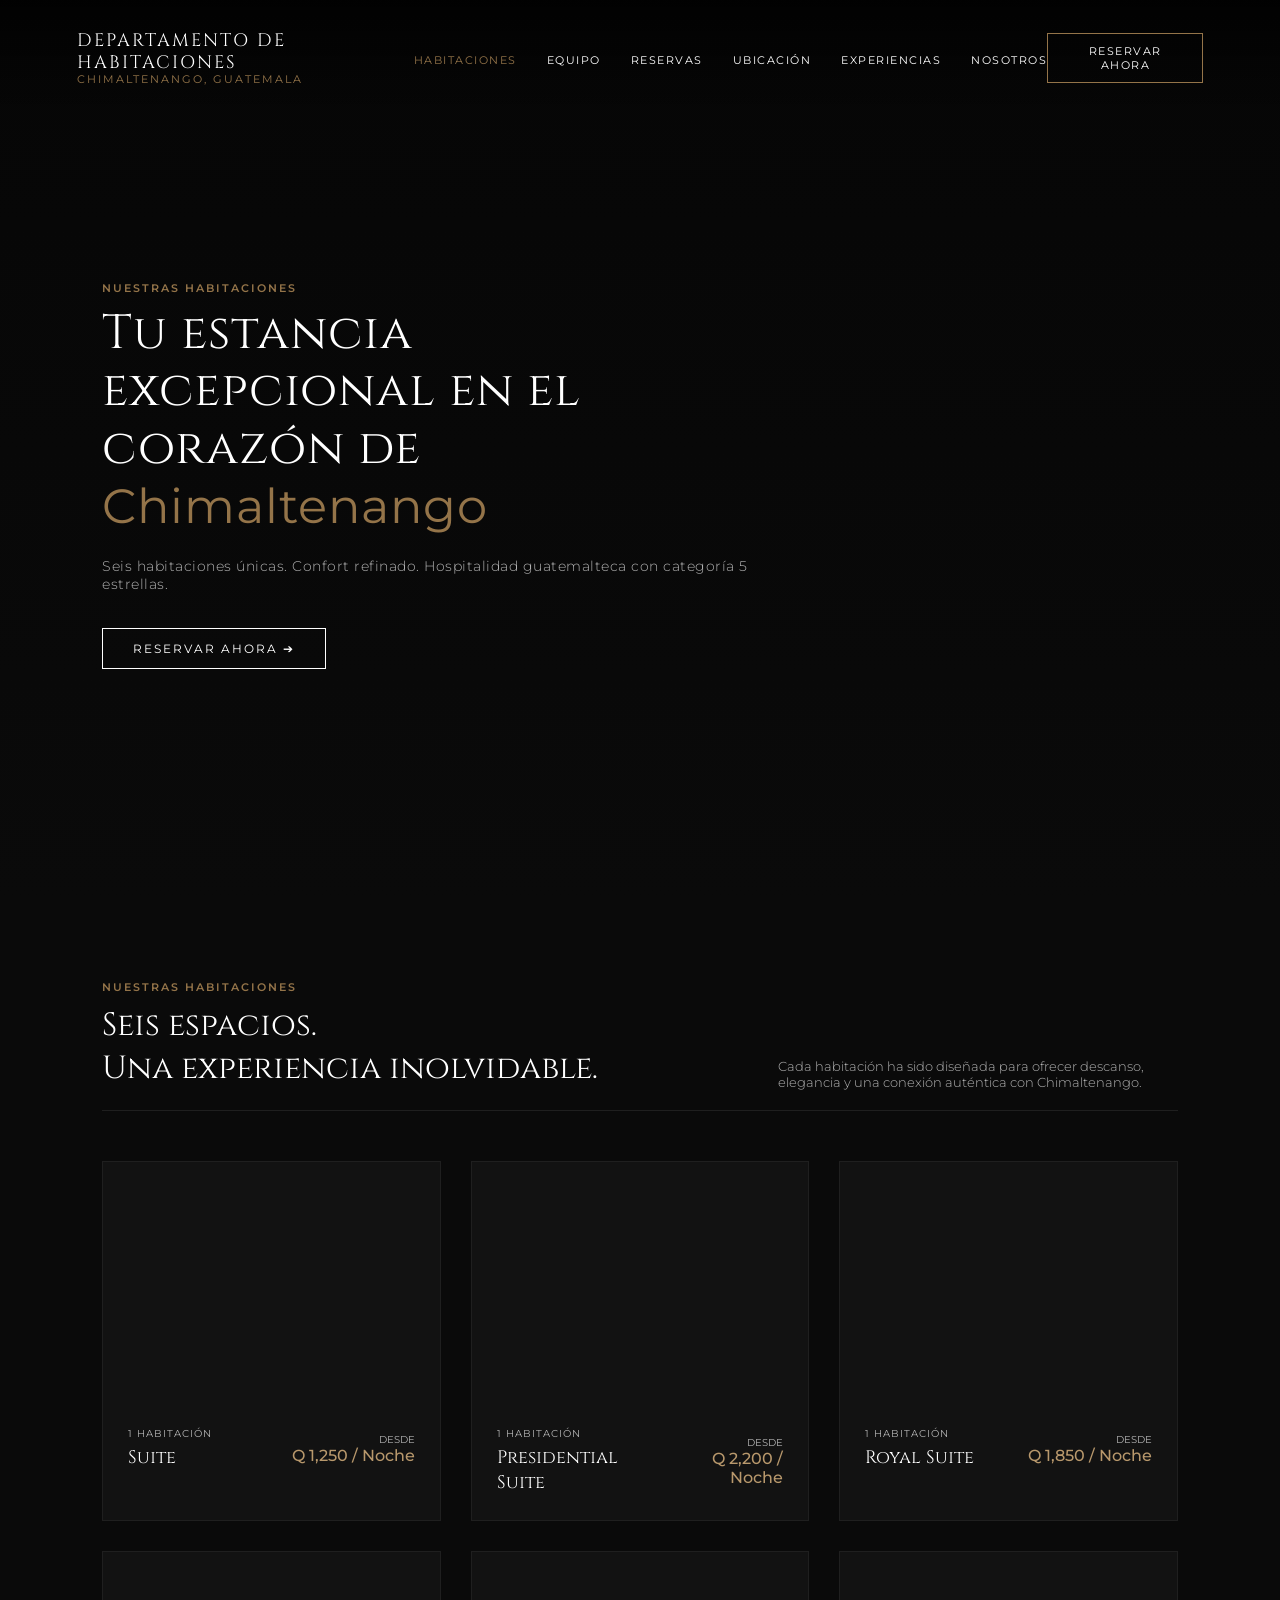
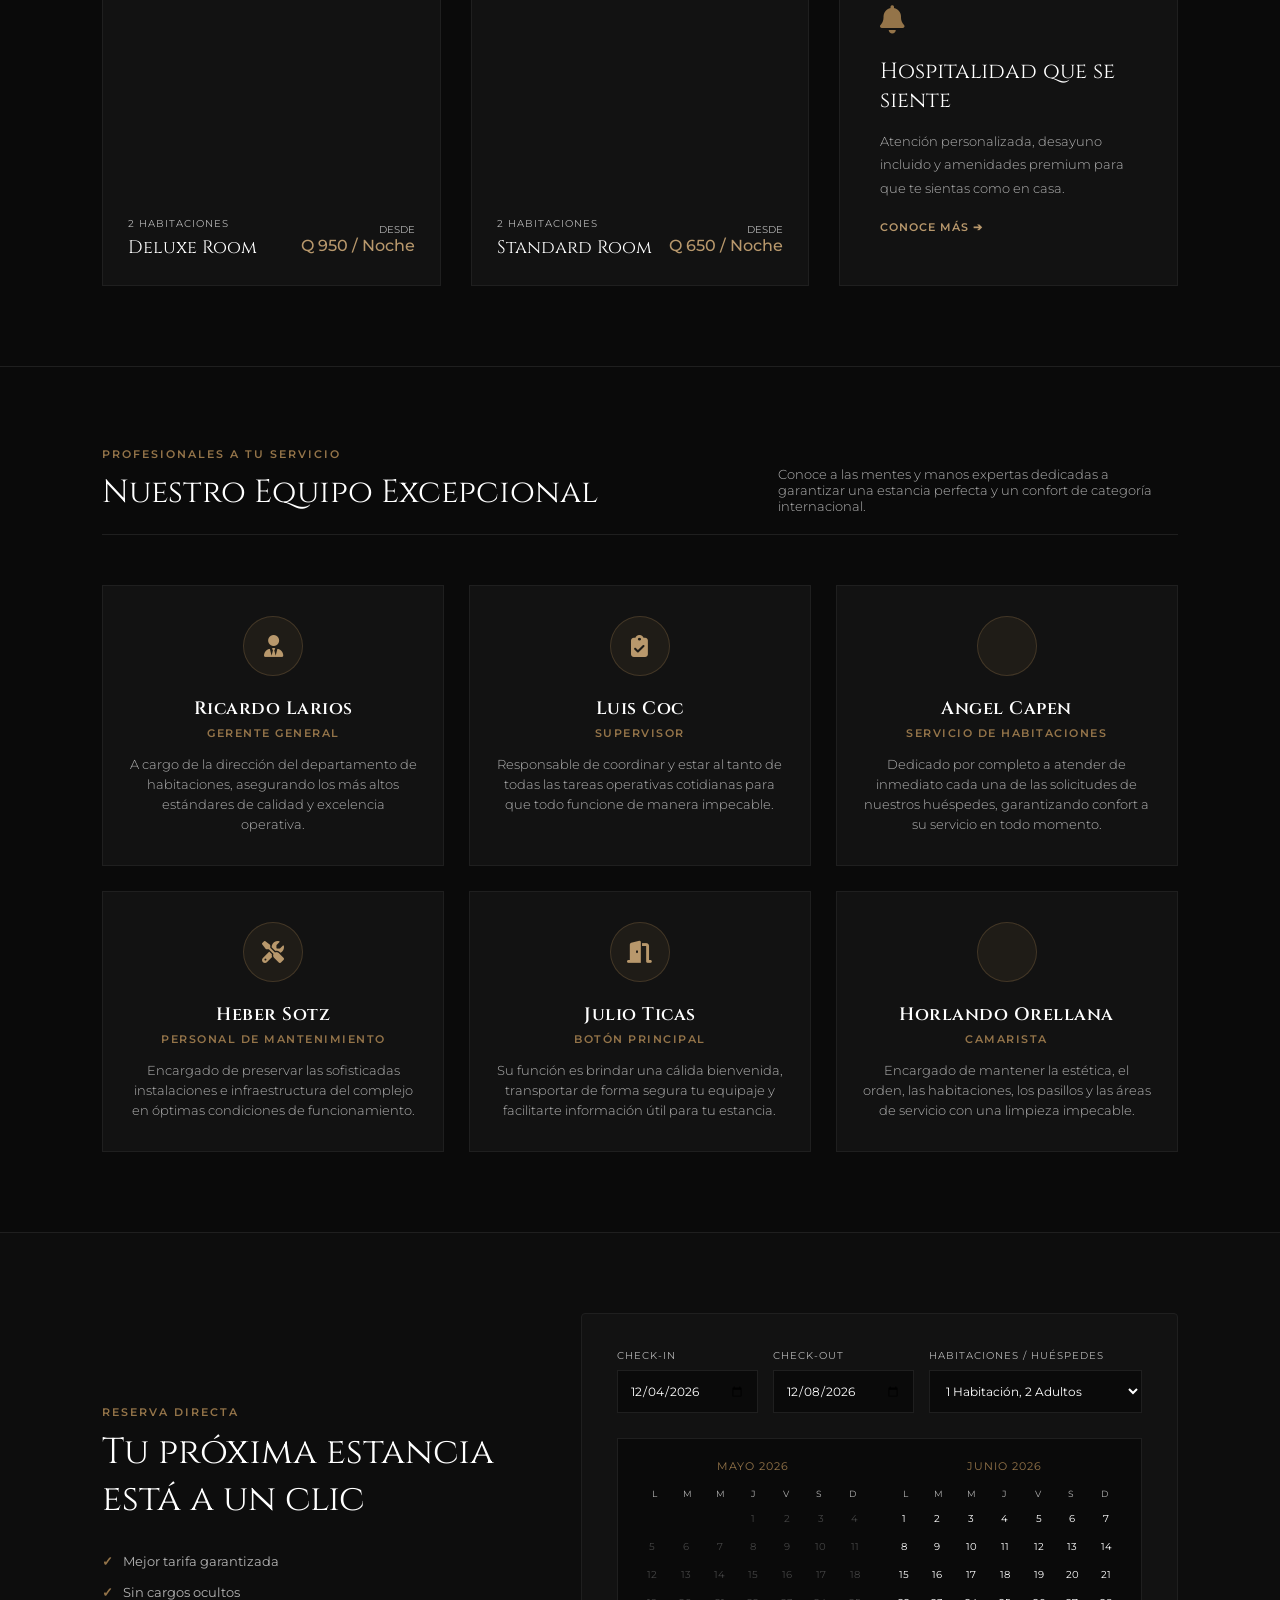
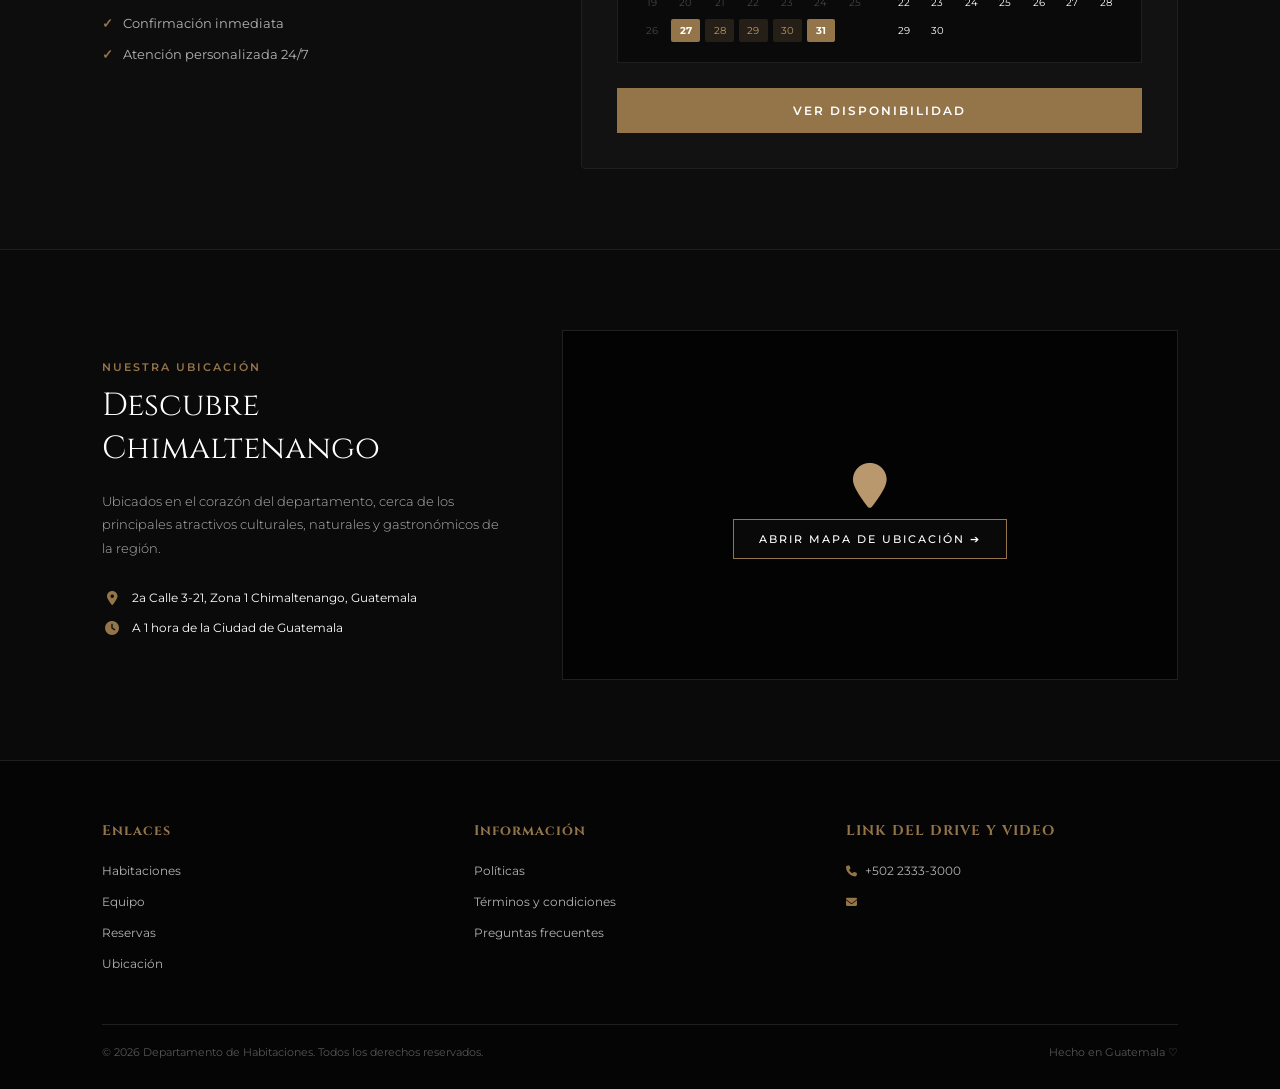
<file: html/grupo1.html>
<!DOCTYPE html>
<html lang="es">
<head>
    <meta charset="UTF-8">
    <meta name="viewport" content="width=device-width, initial-scale=1.0">
    <title>Departamento de Habitaciones - Chimaltenango</title>
    <link href="https://fonts.googleapis.com/css2?family=Cinzel:wght@400;600;700&family=Montserrat:wght@300;400;500;600&display=swap" rel="stylesheet">
    <link rel="stylesheet" href="https://cdnjs.cloudflare.com/ajax/libs/font-awesome/6.5.1/css/all.min.css">
    <style>
        /* Estilos Globales - Paleta Ultra Premium Oscura */
        :root {
            --oro: #947449;
            --oro-brillante: #b8986c;
            --negro-fondo: #0a0a0a;
            --negro-tarjeta: #121212;
            --gris-borde: #1f1f1f;
            --gris-texto: #b3b3b3;
            --blanco: #ffffff;
        }

        * {
            margin: 0;
            padding: 0;
            box-sizing: border-box;
            font-family: 'Montserrat', sans-serif;
        }

        body {
            background-color: var(--negro-fondo);
            color: var(--blanco);
            overflow-x: hidden;
            scroll-behavior: smooth;
        }

        /* --- MENÚ DE NAVEGACIÓN --- */
        nav {
            position: absolute;
            top: 0;
            left: 0;
            width: 100%;
            padding: 30px 6%;
            display: flex;
            justify-content: space-between;
            align-items: center;
            z-index: 10;
            background: linear-gradient(to bottom, rgba(0,0,0,0.8), transparent);
        }

        .logo {
            font-family: 'Cinzel', serif;
            font-size: 18px;
            letter-spacing: 2px;
            line-height: 1.2;
        }
        .logo span {
            color: var(--oro);
            display: block;
            font-size: 11px;
        }

        .nav-links {
            display: flex;
            list-style: none;
            gap: 30px;
        }

        .nav-links a {
            color: var(--blanco);
            text-decoration: none;
            font-size: 11px;
            text-transform: uppercase;
            letter-spacing: 1.5px;
            font-weight: 400;
            transition: color 0.3s;
        }

        .nav-links a:hover, .nav-links a.active {
            color: var(--oro);
        }

        .btn-nav-reserve {
            border: 1px solid var(--oro);
            padding: 10px 20px;
            background: transparent;
            color: var(--blanco);
            font-size: 11px;
            text-transform: uppercase;
            letter-spacing: 1.5px;
            cursor: pointer;
            transition: all 0.3s;
        }

        .btn-nav-reserve:hover {
            background-color: var(--oro);
        }

        /* --- HERO SECCIÓN (BIENVENIDA) --- */
        .hero {
            height: 100vh;
            position: relative;
            background-image: linear-gradient(rgba(0, 0, 0, 0.4), rgba(10, 10, 10, 1)), 
                              url('https://images.unsplash.com/photo-1540518614846-7eded433c457?q=80&w=1600&auto=format&fit=crop');
            background-size: cover;
            background-position: center;
            display: flex;
            flex-direction: column;
            justify-content: center;
            padding: 0 8%;
        }

        .hero-content {
            max-width: 650px;
            margin-top: 50px;
        }

        .hero h1 {
            font-family: 'Cinzel', serif;
            font-size: 48px;
            font-weight: 400;
            line-height: 1.2;
            margin-bottom: 20px;
            letter-spacing: 1px;
        }

        .hero h1 span {
            color: var(--oro);
        }

        .hero p {
            color: var(--gris-texto);
            font-size: 14px;
            margin-bottom: 35px;
            letter-spacing: 0.5px;
            font-weight: 300;
        }

        .btn-hero {
            background: transparent;
            color: var(--blanco);
            border: 1px solid var(--blanco);
            padding: 12px 30px;
            font-size: 12px;
            text-transform: uppercase;
            letter-spacing: 2px;
            cursor: pointer;
            transition: all 0.3s;
        }

        .btn-hero:hover {
            background-color: var(--blanco);
            color: var(--negro-fondo);
        }

        /* --- SECCIÓN HABITACIONES --- */
        .rooms-section {
            padding: 80px 8%;
            background-color: var(--negro-fondo);
        }

        .section-header {
            display: flex;
            justify-content: space-between;
            align-items: flex-end;
            margin-bottom: 50px;
            border-bottom: 1px solid var(--gris-borde);
            padding-bottom: 20px;
        }

        .subtitle {
            color: var(--oro);
            text-transform: uppercase;
            font-size: 11px;
            letter-spacing: 2px;
            margin-bottom: 10px;
            font-weight: 600;
        }

        .section-header h2 {
            font-family: 'Cinzel', serif;
            font-size: 32px;
            font-weight: 400;
        }

        .section-header p {
            color: var(--gris-texto);
            max-width: 400px;
            font-size: 13px;
            font-weight: 300;
        }

        .rooms-grid {
            display: grid;
            grid-template-columns: repeat(auto-fit, minmax(320px, 1fr));
            gap: 30px;
        }

        .room-card {
            background-color: var(--negro-tarjeta);
            border: 1px solid var(--gris-borde);
            overflow: hidden;
            position: relative;
            cursor: pointer;
            transition: transform 0.3s, border-color 0.3s;
        }

        .room-card:hover {
            transform: translateY(-5px);
            border-color: var(--oro);
        }

        .room-img {
            width: 100%;
            height: 240px;
            background-size: cover;
            background-position: center;
            transition: transform 0.5s;
        }

        .room-card:hover .room-img {
            transform: scale(1.05);
        }

        /* Imágenes de habitaciones de lujo montañesas/acogedoras */
        .img-suite { background-image: url('https://images.unsplash.com/photo-1590490360182-c33d57733427?q=80&w=600&auto=format&fit=crop'); }
        .img-presidential { background-image: url('https://images.unsplash.com/photo-1618773928121-c32242e63f39?q=80&w=600&auto=format&fit=crop'); }
        .img-royal { background-image: url('https://images.unsplash.com/photo-1566665797739-1674de7a421a?q=80&w=600&auto=format&fit=crop'); }
        .img-deluxe { background-image: url('https://images.unsplash.com/photo-1591088398332-8a7791972843?q=80&w=600&auto=format&fit=crop'); }
        .img-standard { background-image: url('https://images.unsplash.com/photo-1505693416388-ac5ce068fe85?q=80&w=600&auto=format&fit=crop'); }

        .room-info {
            padding: 25px;
            display: flex;
            justify-content: space-between;
            align-items: center;
        }

        .room-capacity {
            font-size: 10px;
            color: var(--gris-texto);
            text-transform: uppercase;
            letter-spacing: 1px;
            margin-bottom: 5px;
        }

        .room-name {
            font-family: 'Cinzel', serif;
            font-size: 18px;
            font-weight: 400;
        }

        .room-price-box {
            text-align: right;
        }

        .price-label {
            font-size: 10px;
            color: var(--gris-texto);
            text-transform: uppercase;
        }

        .room-price {
            font-size: 16px;
            color: var(--oro-brillante);
            font-weight: 500;
        }

        /* Bloque Especial de Hospitalidad */
        .hospitality-card {
            background-color: var(--negro-tarjeta);
            border: 1px solid var(--gris-borde);
            padding: 40px;
            display: flex;
            flex-direction: column;
            justify-content: center;
        }

        .hospitality-icon {
            color: var(--oro);
            font-size: 28px;
            margin-bottom: 20px;
        }

        .hospitality-card h3 {
            font-family: 'Cinzel', serif;
            font-size: 22px;
            margin-bottom: 15px;
            font-weight: 400;
        }

        .hospitality-card p {
            color: var(--gris-texto);
            font-size: 13px;
            line-height: 1.8;
            font-weight: 300;
            margin-bottom: 20px;
        }

        .hospitality-card a {
            color: var(--oro-brillante);
            text-decoration: none;
            font-size: 11px;
            text-transform: uppercase;
            letter-spacing: 1px;
            font-weight: 600;
        }

        /* --- NUEVA SECCIÓN: NUESTRO EQUIPO --- */
        .team-section {
            padding: 80px 8%;
            background-color: var(--negro-fondo);
            border-top: 1px solid var(--gris-borde);
        }

        .team-grid {
            display: grid;
            grid-template-columns: repeat(auto-fit, minmax(280px, 1fr));
            gap: 25px;
            margin-top: 40px;
        }

        .team-card {
            background-color: var(--negro-tarjeta);
            border: 1px solid var(--gris-borde);
            padding: 30px 25px;
            text-align: center;
            transition: all 0.3s ease;
        }

        .team-card:hover {
            border-color: var(--oro);
            transform: translateY(-3px);
        }

        .team-icon-wrapper {
            width: 60px;
            height: 60px;
            border-radius: 50%;
            background-color: rgba(148, 116, 73, 0.1);
            border: 1px solid rgba(148, 116, 73, 0.3);
            display: flex;
            align-items: center;
            justify-content: center;
            margin: 0 auto 20px;
            color: var(--oro-brillante);
            font-size: 22px;
        }

        .team-card h3 {
            font-family: 'Cinzel', serif;
            font-size: 18px;
            font-weight: 600;
            letter-spacing: 0.5px;
            margin-bottom: 5px;
            color: var(--blanco);
        }

        .team-role {
            font-size: 11px;
            text-transform: uppercase;
            letter-spacing: 1.5px;
            color: var(--oro);
            font-weight: 600;
            margin-bottom: 15px;
        }

        .team-desc {
            color: var(--gris-texto);
            font-size: 12.5px;
            line-height: 1.6;
            font-weight: 300;
        }

        /* --- SECCIÓN CALENDARIO Y RESERVAS --- */
        .booking-section {
            padding: 80px 8%;
            background-color: #0d0d0d;
            display: grid;
            grid-template-columns: 1fr 1.2fr;
            gap: 50px;
            align-items: center;
            border-top: 1px solid var(--gris-borde);
        }

        .booking-text h2 {
            font-family: 'Cinzel', serif;
            font-size: 36px;
            font-weight: 400;
            margin-bottom: 30px;
            line-height: 1.3;
        }

        .booking-features {
            list-style: none;
        }

        .booking-features li {
            margin-bottom: 15px;
            font-size: 13px;
            color: var(--gris-texto);
            display: flex;
            align-items: center;
            gap: 10px;
        }

        .booking-features li::before {
            content: '✓';
            color: var(--oro);
            font-weight: bold;
        }

        .booking-container {
            background-color: var(--negro-tarjeta);
            border: 1px solid var(--gris-borde);
            padding: 35px;
            border-radius: 4px;
        }

        .booking-inputs {
            display: grid;
            grid-template-columns: repeat(3, 1fr);
            gap: 15px;
            margin-bottom: 25px;
        }

        .input-item {
            display: flex;
            flex-direction: column;
        }

        .input-item label {
            font-size: 10px;
            text-transform: uppercase;
            letter-spacing: 1px;
            color: var(--gris-texto);
            margin-bottom: 8px;
        }

        .input-item input, .input-item select {
            background-color: var(--negro-fondo);
            border: 1px solid var(--gris-borde);
            padding: 12px;
            color: var(--blanco);
            outline: none;
            font-size: 12px;
            transition: border-color 0.3s;
        }

        .input-item input:focus, .input-item select:focus {
            border-color: var(--oro);
        }

        /* Simulación Calendario Visual Dual de la Imagen */
        .calendar-mockup {
            display: grid;
            grid-template-columns: 1fr 1fr;
            gap: 20px;
            background-color: var(--negro-fondo);
            border: 1px solid var(--gris-borde);
            padding: 20px;
            margin-bottom: 25px;
        }

        .month-box {
            text-align: center;
        }

        .month-title {
            font-size: 11px;
            text-transform: uppercase;
            letter-spacing: 1px;
            color: var(--oro);
            margin-bottom: 15px;
        }

        .days-grid-header {
            display: grid;
            grid-template-columns: repeat(7, 1fr);
            font-size: 9px;
            color: var(--gris-texto);
            margin-bottom: 8px;
        }

        .days-grid {
            display: grid;
            grid-template-columns: repeat(7, 1fr);
            gap: 5px;
            font-size: 10px;
        }

        .days-grid span {
            padding: 5px 0;
            color: #444;
            cursor: pointer;
        }

        .days-grid span.active-day {
            color: var(--blanco);
        }

        .days-grid span.selected-range {
            background-color: rgba(148, 116, 73, 0.2);
            color: var(--oro-brillante);
            border-radius: 2px;
        }

        .days-grid span.selected-edge {
            background-color: var(--oro);
            color: var(--blanco);
            border-radius: 2px;
            font-weight: bold;
        }

        .btn-check-availability {
            width: 100%;
            background-color: var(--oro);
            color: var(--blanco);
            border: none;
            padding: 15px;
            font-size: 12px;
            text-transform: uppercase;
            letter-spacing: 2px;
            font-weight: 600;
            cursor: pointer;
            transition: background-color 0.3s;
        }

        .btn-check-availability:hover {
            background-color: var(--oro-brillante);
        }

        /* --- SECCIÓN MAPA Y UBICACIÓN --- */
        .location-section {
            padding: 80px 8%;
            display: grid;
            grid-template-columns: 1fr 1.5fr;
            gap: 50px;
            align-items: center;
            border-top: 1px solid var(--gris-borde);
        }

        .location-info h2 {
            font-family: 'Cinzel', serif;
            font-size: 32px;
            font-weight: 400;
            margin-bottom: 20px;
        }

        .location-info p {
            color: var(--gris-texto);
            font-size: 13px;
            line-height: 1.8;
            margin-bottom: 30px;
            font-weight: 300;
        }

        .location-details {
            font-size: 12px;
            color: var(--blanco);
        }

        .location-details div {
            margin-bottom: 15px;
            display: flex;
            align-items: center;
            gap: 10px;
        }

        .location-details i {
            color: var(--oro);
            font-size: 14px;
            width: 20px;
            text-align: center;
        }

        /* Mapa Estilizado Ultra-Premium Solucionado */
        .map-container {
            width: 100%;
            height: 350px;
            border: 1px solid var(--gris-borde);
            background-image: url('https://images.unsplash.com/photo-1524661135-423995f22d0b?q=80&w=800&auto=format&fit=crop');
            background-size: cover;
            background-position: center;
            display: flex;
            align-items: center;
            justify-content: center;
            position: relative;
        }

        .map-overlay {
            position: absolute;
            width: 100%;
            height: 100%;
            background-color: rgba(0, 0, 0, 0.65);
            z-index: 1;
        }

        .map-content {
            position: relative;
            text-align: center;
            z-index: 2;
        }

        .map-content i {
            font-size: 45px;
            color: var(--oro-brillante);
            margin-bottom: 20px;
            display: block;
            animation: bounce 2s infinite;
        }

        .btn-mapa {
            color: var(--blanco);
            text-decoration: none;
            border: 1px solid var(--oro);
            padding: 12px 25px;
            font-size: 11px;
            letter-spacing: 2px;
            text-transform: uppercase;
            background: rgba(10, 10, 10, 0.9);
            transition: all 0.3s ease;
            font-weight: 500;
        }

        .btn-mapa:hover {
            background: var(--oro);
            color: var(--blanco);
            box-shadow: 0 0 15px rgba(148, 116, 73, 0.4);
        }

        @keyframes bounce {
            0%, 20%, 50%, 80%, 100% { transform: translateY(0); }
            40% { transform: translateY(-10px); }
            60% { transform: translateY(-5px); }
        }

        /* --- FOOTER --- */
        footer {
            background-color: #050505;
            padding: 60px 8% 30px;
            border-top: 1px solid var(--gris-borde);
        }

        .footer-grid {
            display: grid;
            grid-template-columns: repeat(auto-fit, minmax(200px, 1fr));
            gap: 40px;
            margin-bottom: 40px;
        }

        .footer-col h4 {
            font-family: 'Cinzel', serif;
            font-size: 14px;
            color: var(--oro);
            margin-bottom: 20px;
            letter-spacing: 1px;
        }

        .footer-col ul {
            list-style: none;
        }

        .footer-col ul li {
            margin-bottom: 12px;
        }

        .footer-col ul li a {
            color: var(--gris-texto);
            text-decoration: none;
            font-size: 12px;
            transition: color 0.3s;
        }

        .footer-col ul li a:hover {
            color: var(--blanco);
        }

        .footer-bottom {
            border-top: 1px solid var(--gris-borde);
            padding-top: 20px;
            display: flex;
            justify-content: space-between;
            align-items: center;
            font-size: 11px;
            color: #555;
        }
    </style>
</head>
<body>

    <nav>
        <div class="logo">
            DEPARTAMENTO DE HABITACIONES
            <span>CHIMALTENANGO, GUATEMALA</span>
        </div>
        <ul class="nav-links">
            <li><a href="#" class="active">Habitaciones</a></li>
            <li><a href="#equipo">Equipo</a></li>
            <li><a href="#reservar">Reservas</a></li>
            <li><a href="#ubicacion">Ubicación</a></li>
            <li><a href="#">Experiencias</a></li>
            <li><a href="#">Nosotros</a></li>
        </ul>
        <button class="btn-nav-reserve" onclick="irAReservar()">Reservar Ahora</button>
    </nav>

    <header class="hero">
        <div class="hero-content">
            <h5 class="subtitle">NUESTRAS HABITACIONES</h5>
            <h1>Tu estancia excepcional en el corazón de <span>Chimaltenango</span></h1>
            <p>Seis habitaciones únicas. Confort refinado. Hospitalidad guatemalteca con categoría 5 estrellas.</p>
            <button class="btn-hero" onclick="irAReservar()">Reservar Ahora ➔</button>
        </div>
    </header>

    <main class="rooms-section">
        <div class="section-header">
            <div>
                <h5 class="subtitle">NUESTRAS HABITACIONES</h5>
                <h2>Seis espacios.<br>Una experiencia inolvidable.</h2>
            </div>
            <div>
                <p>Cada habitación ha sido diseñada para ofrecer descanso, elegancia y una conexión auténtica con Chimaltenango.</p>
            </div>
        </div>

        <div class="rooms-grid">
            <div class="room-card" onclick="seleccionarHabitacion('Suite', 1250)">
                <div class="room-img img-suite"></div>
                <div class="room-info">
                    <div>
                        <p class="room-capacity">1 Habitación</p>
                        <h3 class="room-name">Suite</h3>
                    </div>
                    <div class="room-price-box">
                        <p class="price-label">Desde</p>
                        <p class="room-price">Q 1,250 / Noche</p>
                    </div>
                </div>
            </div>

            <div class="room-card" onclick="seleccionarHabitacion('Presidential Suite', 2200)">
                <div class="room-img img-presidential"></div>
                <div class="room-info">
                    <div>
                        <p class="room-capacity">1 Habitación</p>
                        <h3 class="room-name">Presidential Suite</h3>
                    </div>
                    <div class="room-price-box">
                        <p class="price-label">Desde</p>
                        <p class="room-price">Q 2,200 / Noche</p>
                    </div>
                </div>
            </div>

            <div class="room-card" onclick="seleccionarHabitacion('Royal Suite', 1850)">
                <div class="room-img img-royal"></div>
                <div class="room-info">
                    <div>
                        <p class="room-capacity">1 Habitación</p>
                        <h3 class="room-name">Royal Suite</h3>
                    </div>
                    <div class="room-price-box">
                        <p class="price-label">Desde</p>
                        <p class="room-price">Q 1,850 / Noche</p>
                    </div>
                </div>
            </div>

            <div class="room-card" onclick="seleccionarHabitacion('Deluxe Room', 950)">
                <div class="room-img img-deluxe"></div>
                <div class="room-info">
                    <div>
                        <p class="room-capacity">2 Habitaciones</p>
                        <h3 class="room-name">Deluxe Room</h3>
                    </div>
                    <div class="room-price-box">
                        <p class="price-label">Desde</p>
                        <p class="room-price">Q 950 / Noche</p>
                    </div>
                </div>
            </div>

            <div class="room-card" onclick="seleccionarHabitacion('Standard Room', 650)">
                <div class="room-img img-standard"></div>
                <div class="room-info">
                    <div>
                        <p class="room-capacity">2 Habitaciones</p>
                        <h3 class="room-name">Standard Room</h3>
                    </div>
                    <div class="room-price-box">
                        <p class="price-label">Desde</p>
                        <p class="room-price">Q 650 / Noche</p>
                    </div>
                </div>
            </div>

            <div class="hospitality-card">
                <div class="hospitality-icon"><i class="fa-solid fa-bell"></i></div>
                <h3>Hospitalidad que se siente</h3>
                <p>Atención personalizada, desayuno incluido y amenidades premium para que te sientas como en casa.</p>
                <a href="#reservar">Conoce Más ➔</a>
            </div>
        </div>
    </main>

    <section class="team-section" id="equipo">
        <div class="section-header">
            <div>
                <h5 class="subtitle">PROFESIONALES A TU SERVICIO</h5>
                <h2>Nuestro Equipo Excepcional</h2>
            </div>
            <div>
                <p>Conoce a las mentes y manos expertas dedicadas a garantizar una estancia perfecta y un confort de categoría internacional.</p>
            </div>
        </div>

        <div class="team-grid">
            <div class="team-card">
                <div class="team-icon-wrapper"><i class="fa-solid fa-user-tie"></i></div>
                <h3>Ricardo Larios</h3>
                <div class="team-role">Gerente General</div>
                <p class="team-desc">A cargo de la dirección del departamento de habitaciones, asegurando los más altos estándares de calidad y excelencia operativa.</p>
            </div>

            <div class="team-card">
                <div class="team-icon-wrapper"><i class="fa-solid fa-clipboard-check"></i></div>
                <h3>Luis Coc</h3>
                <div class="team-role">Supervisor</div>
                <p class="team-desc">Responsable de coordinar y estar al tanto de todas las tareas operativas cotidianas para que todo funcione de manera impecable.</p>
            </div>

            <div class="team-card">
                <div class="team-icon-wrapper"><i class="fa-solid fa-tray"></i></div>
                <h3>Angel Capen</h3>
                <div class="team-role">Servicio de Habitaciones</div>
                <p class="team-desc">Dedicado por completo a atender de inmediato cada una de las solicitudes de nuestros huéspedes, garantizando confort a su servicio en todo momento.</p>
            </div>

            <div class="team-card">
                <div class="team-icon-wrapper"><i class="fa-solid fa-screwdriver-wrench"></i></div>
                <h3>Heber Sotz</h3>
                <div class="team-role">Personal de Mantenimiento</div>
                <p class="team-desc">Encargado de preservar las sofisticadas instalaciones e infraestructura del complejo en óptimas condiciones de funcionamiento.</p>
            </div>

            <div class="team-card">
                <div class="team-icon-wrapper"><i class="fa-solid fa-door-open"></i></div>
                <h3>Julio Ticas</h3>
                <div class="team-role">Botón Principal</div>
                <p class="team-desc">Su función es brindar una cálida bienvenida, transportar de forma segura tu equipaje y facilitarte información útil para tu estancia.</p>
            </div>

            <div class="team-card">
                <div class="team-icon-wrapper"><i class="fa-solid fa-sparkles"></i></div>
                <h3>Horlando Orellana</h3>
                <div class="team-role">Camarista</div>
                <p class="team-desc">Encargado de mantener la estética, el orden, las habitaciones, los pasillos y las áreas de servicio con una limpieza impecable.</p>
            </div>
        </div>
    </section>

    <section class="booking-section" id="reservar">
        <div class="booking-text">
            <h5 class="subtitle">RESERVA DIRECTA</h5>
            <h2>Tu próxima estancia está a un clic</h2>
            <ul class="booking-features">
                <li>Mejor tarifa garantizada</li>
                <li>Sin cargos ocultos</li>
                <li>Confirmación inmediata</li>
                <li>Atención personalizada 24/7</li>
            </ul>
        </div>

        <div class="booking-container">
            <div class="booking-inputs">
                <div class="input-item">
                    <label for="checkin">Check-In</label>
                    <input type="date" id="checkin">
                </div>
                <div class="input-item">
                    <label for="checkout">Check-Out</label>
                    <input type="date" id="checkout">
                </div>
                <div class="input-item">
                    <label for="room-select">Habitaciones / Huéspedes</label>
                    <select id="room-select">
                        <option value="Suite">1 Habitación, 2 Adultos</option>
                        <option value="Presidential Suite">Presidential Suite, 2 Adultos</option>
                        <option value="Royal Suite">Royal Suite, 2 Adultos</option>
                        <option value="Deluxe Room">Deluxe Room, 2 Adultos</option>
                        <option value="Standard Room">Standard Room, 1 Adulto</option>
                    </select>
                </div>
            </div>

            <div class="calendar-mockup">
                <div class="month-box">
                    <div class="month-title">Mayo 2026</div>
                    <div class="days-grid-header">
                        <span>L</span><span>M</span><span>M</span><span>J</span><span>V</span><span>S</span><span>D</span>
                    </div>
                    <div class="days-grid">
                        <span></span><span></span><span></span><span>1</span><span>2</span><span>3</span><span>4</span>
                        <span>5</span><span>6</span><span>7</span><span>8</span><span>9</span><span>10</span><span>11</span>
                        <span>12</span><span>13</span><span>14</span><span>15</span><span>16</span><span>17</span><span>18</span>
                        <span>19</span><span>20</span><span>21</span><span>22</span><span>23</span><span>24</span><span>25</span>
                        <span>26</span><span class="selected-edge">27</span><span class="selected-range">28</span><span class="selected-range">29</span><span class="selected-range">30</span><span class="selected-edge">31</span>
                    </div>
                </div>
                <div class="month-box">
                    <div class="month-title">Junio 2026</div>
                    <div class="days-grid-header">
                        <span>L</span><span>M</span><span>M</span><span>J</span><span>V</span><span>S</span><span>D</span>
                    </div>
                    <div class="days-grid">
                        <span class="active-day">1</span><span class="active-day">2</span><span class="active-day">3</span><span class="active-day">4</span><span class="active-day">5</span><span class="active-day">6</span><span class="active-day">7</span>
                        <span class="active-day">8</span><span class="active-day">9</span><span class="active-day">10</span><span class="active-day">11</span><span class="active-day">12</span><span class="active-day">13</span><span class="active-day">14</span>
                        <span class="active-day">15</span><span class="active-day">16</span><span class="active-day">17</span><span class="active-day">18</span><span class="active-day">19</span><span class="active-day">20</span><span class="active-day">21</span>
                        <span class="active-day">22</span><span class="active-day">23</span><span class="active-day">24</span><span class="active-day">25</span><span class="active-day">26</span><span class="active-day">27</span><span class="active-day">28</span>
                        <span class="active-day">29</span><span class="active-day">30</span>
                    </div>
                </div>
            </div>

            <button class="btn-check-availability" onclick="procesarReserva()">Ver Disponibilidad</button>
        </div>
    </section>

    <section class="location-section" id="ubicacion">
        <div class="location-info">
            <h5 class="subtitle">NUESTRA UBICACIÓN</h5>
            <h2>Descubre Chimaltenango</h2>
            <p>Ubicados en el corazón del departamento, cerca de los principales atractivos culturales, naturales y gastronómicos de la región.</p>
            <div class="location-details">
                <div><i class="fa-solid fa-location-dot"></i> 2a Calle 3-21, Zona 1 Chimaltenango, Guatemala</div>
                <div><i class="fa-solid fa-clock"></i> A 1 hora de la Ciudad de Guatemala</div>
            </div>
        </div>
        <div class="map-container">
            <div class="map-overlay"></div>
            <div class="map-content">
                <i class="fa-solid fa-location-pin"></i>
                <a href="https://maps.google.com/?q=2a+Calle+3-21+Zona+1+Chimaltenango+Guatemala" target="_blank" class="btn-mapa">
                    Abrir Mapa de Ubicación ➔
                </a>
            </div>
        </div>
    </section>

    <footer>
        <div class="footer-grid">
            <div class="footer-col">
                <h4>Enlaces</h4>
                <ul>
                    <li><a href="#">Habitaciones</a></li>
                    <li><a href="#equipo">Equipo</a></li>
                    <li><a href="#reservar">Reservas</a></li>
                    <li><a href="#ubicacion">Ubicación</a></li>
                </ul>
            </div>
            <div class="footer-col">
                <h4>Información</h4>
                <ul>
                    <li><a href="#">Políticas</a></li>
                    <li><a href="#">Términos y condiciones</a></li>
                    <li><a href="#">Preguntas frecuentes</a></li>
                </ul>
            </div>
            <div class="footer-col">
                <h4>LINK DEL DRIVE Y VIDEO</h4>
                <ul>
                    <li><a href="tel:+50223333000"><i class="fa-solid fa-phone" style="font-size: 11px; color: var(--oro); margin-right: 5px;"></i> +502 2333-3000</a></li>
                    <li><a href="mailto:info@habitacioneschimaltenango.com"><i class="fa-solid fa-envelope" style="font-size: 11px; color: var(--oro); margin-right: 5px;"></i> </a></li>
                </ul>
            </div>
        </div>
        <div class="footer-bottom">
            <p>© 2026 Departamento de Habitaciones. Todos los derechos reservados.</p>
            <p>Hecho en Guatemala ♡</p>
        </div>
    </footer>

    <script>
        // Fechas actuales automáticas
        window.onload = function() {
            const hoy = new Date();
            const mañana = new Date(hoy);
            mañana.setDate(mañana.getDate() + 4); 

            document.getElementById('checkin').value = hoy.toISOString().split('T')[0];
            document.getElementById('checkout').value = mañana.toISOString().split('T')[0];
        }

        function irAReservar() {
            document.getElementById('reservar').scrollIntoView({ behavior: 'smooth' });
        }

        function seleccionarHabitacion(nombre, precio) {
            document.getElementById('room-select').value = nombre;
            irAReservar();
            alert(`Has seleccionado la habitación: ${nombre}.\nEl rango estimado es desde Q ${precio} por noche.\n\nPor favor confirma tus fechas en el formulario de reserva.`);
        }

        function procesarReserva() {
            const entrada = document.getElementById('checkin').value;
            const salida = document.getElementById('checkout').value;
            const tipo = document.getElementById('room-select').value;

            if(!entrada || !salida) {
                alert("Por favor selecciona las fechas deseadas.");
                return;
            }

            alert(`✨ Solicitud Recibida (Simulación 5 Estrellas) ✨\n\nHabitación: ${tipo}\nCheck-in: ${entrada}\nCheck-out: ${salida}\n\nEstamos verificar la disponibilidad exacta en el sistema.`);
        }
    </script>
</body>
</html>
</file>
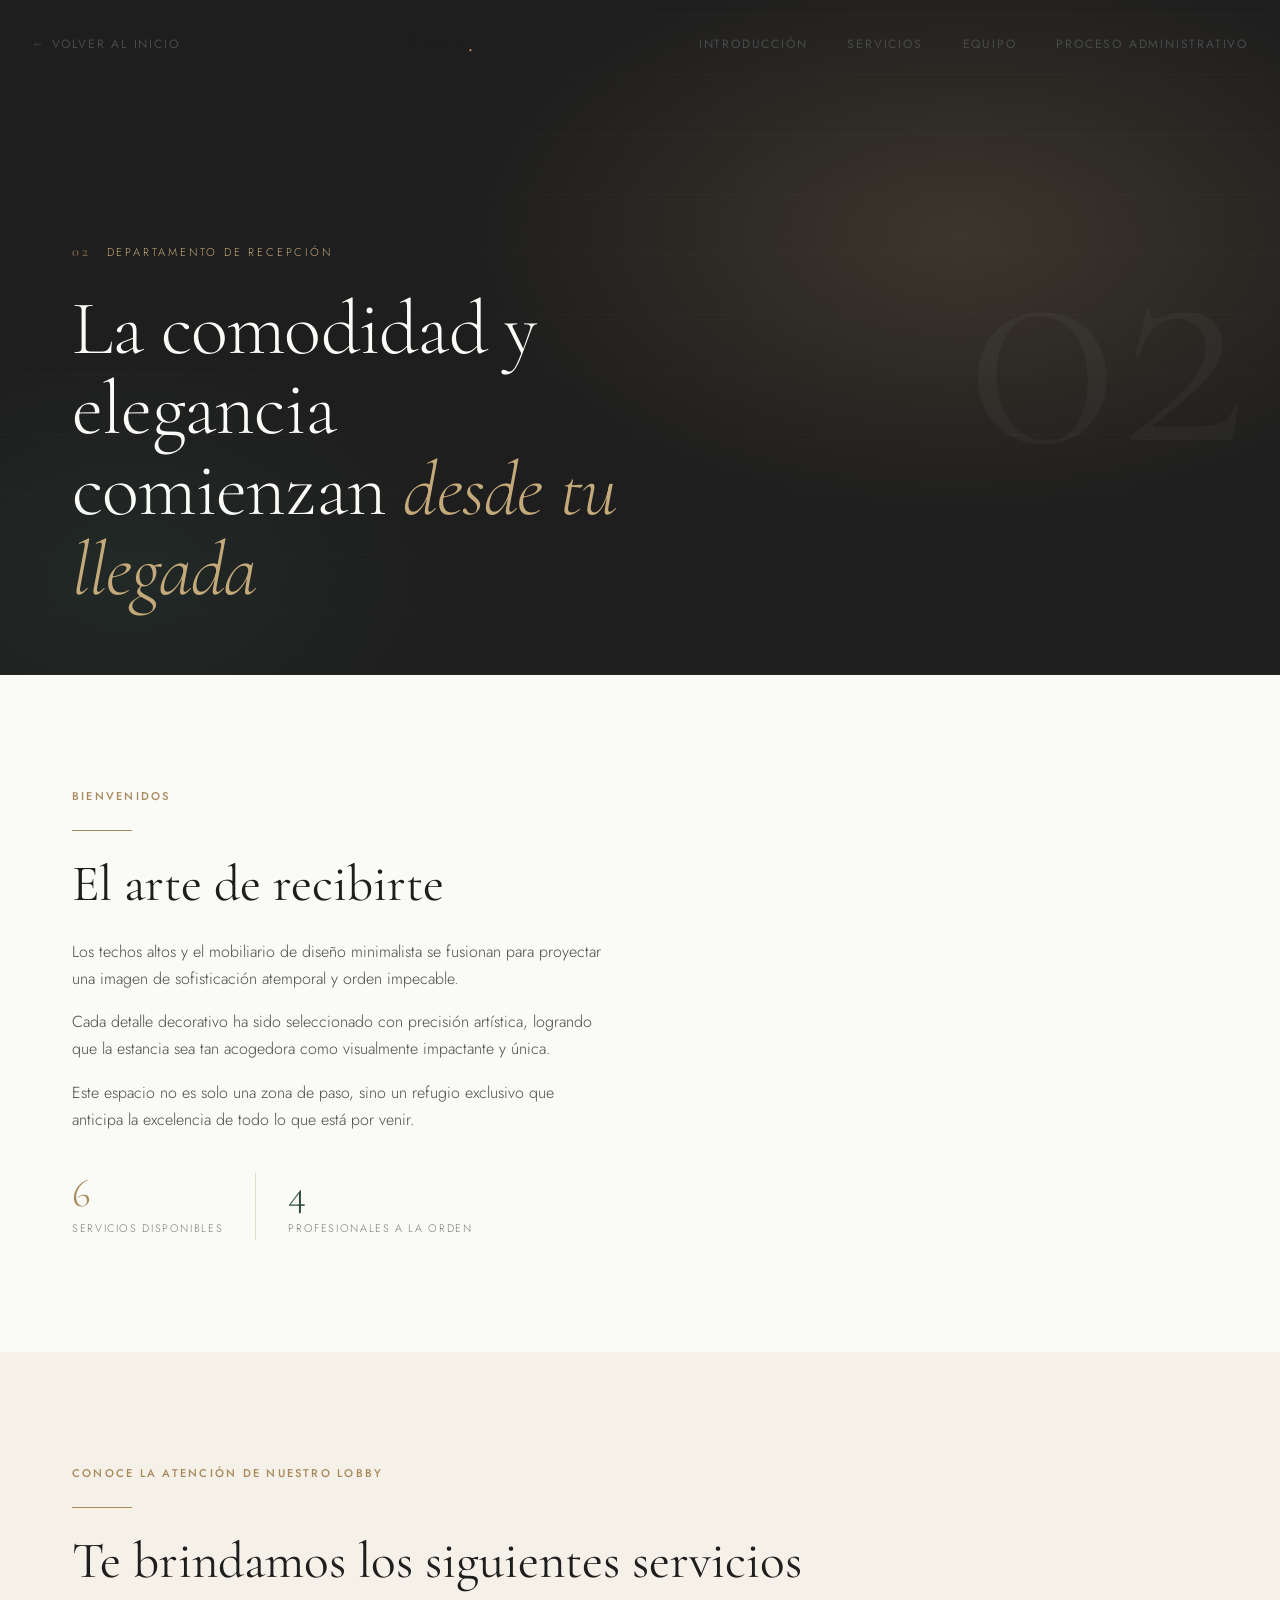
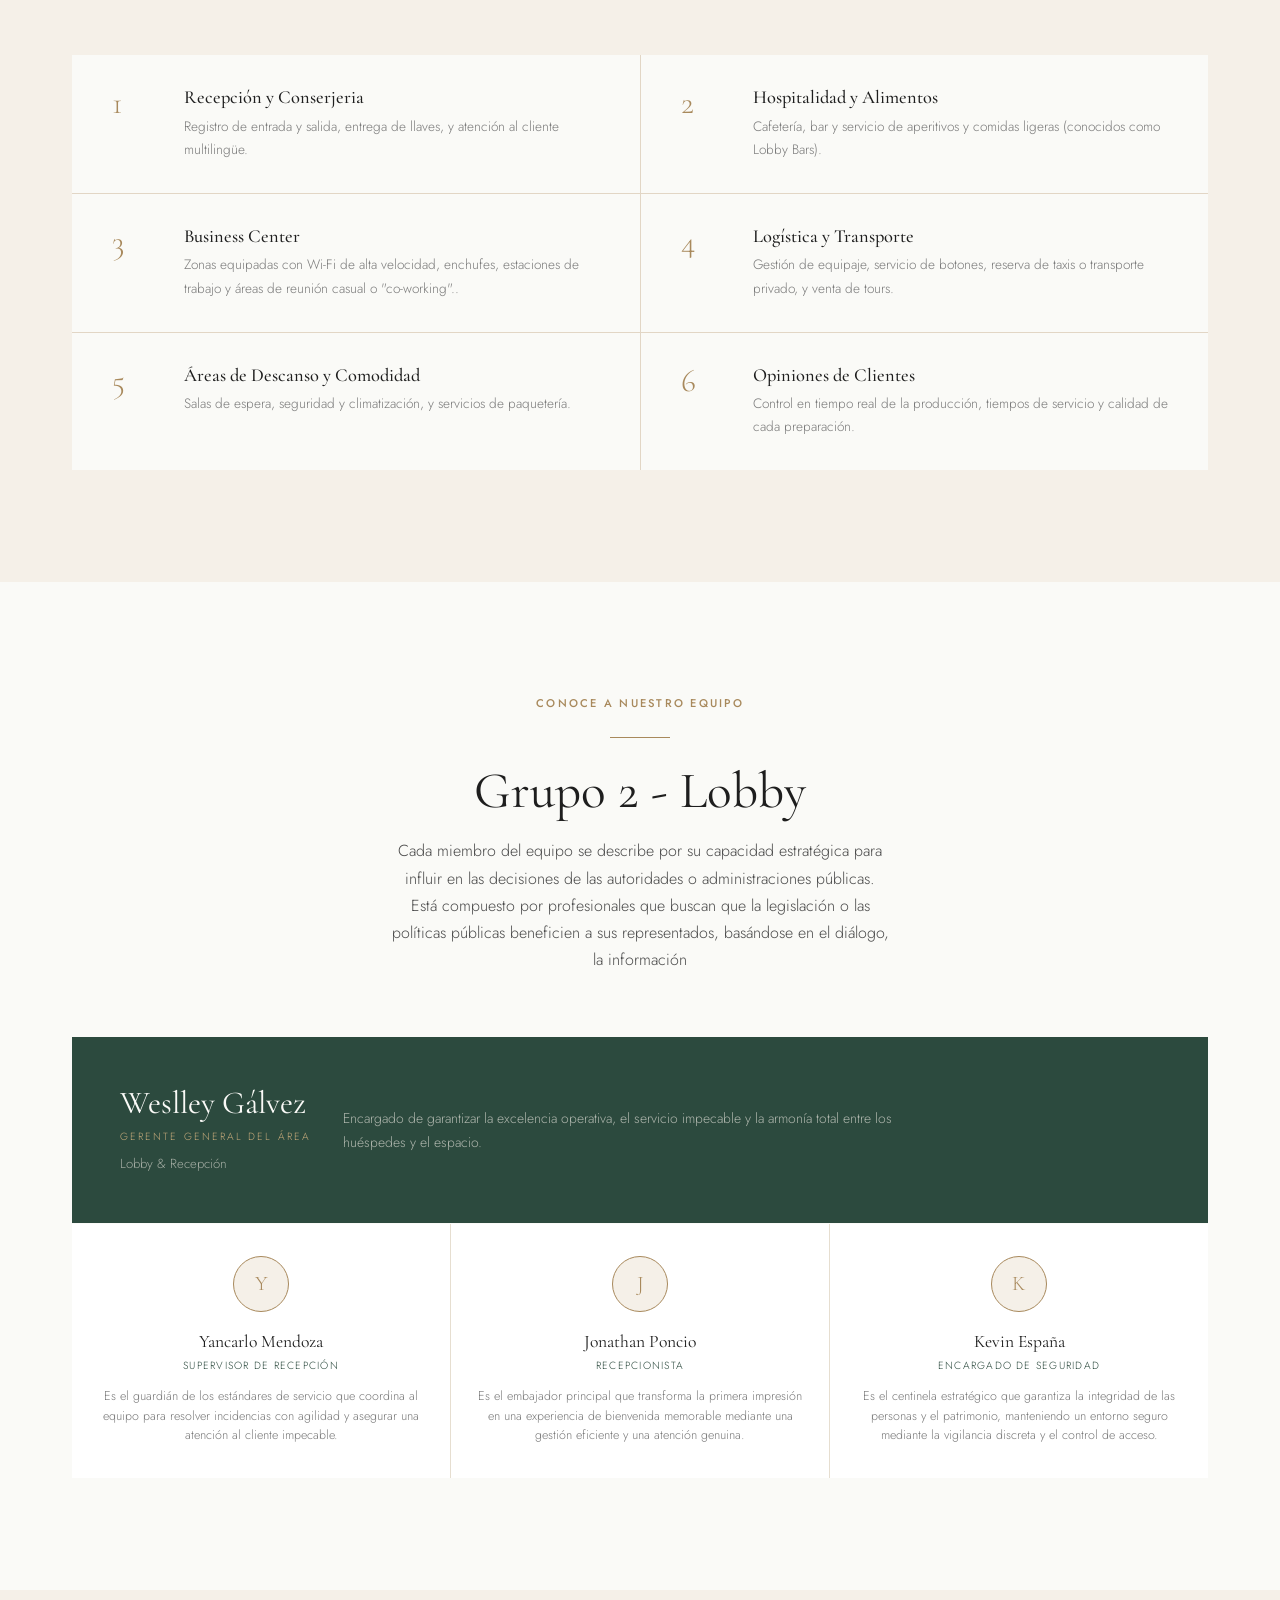
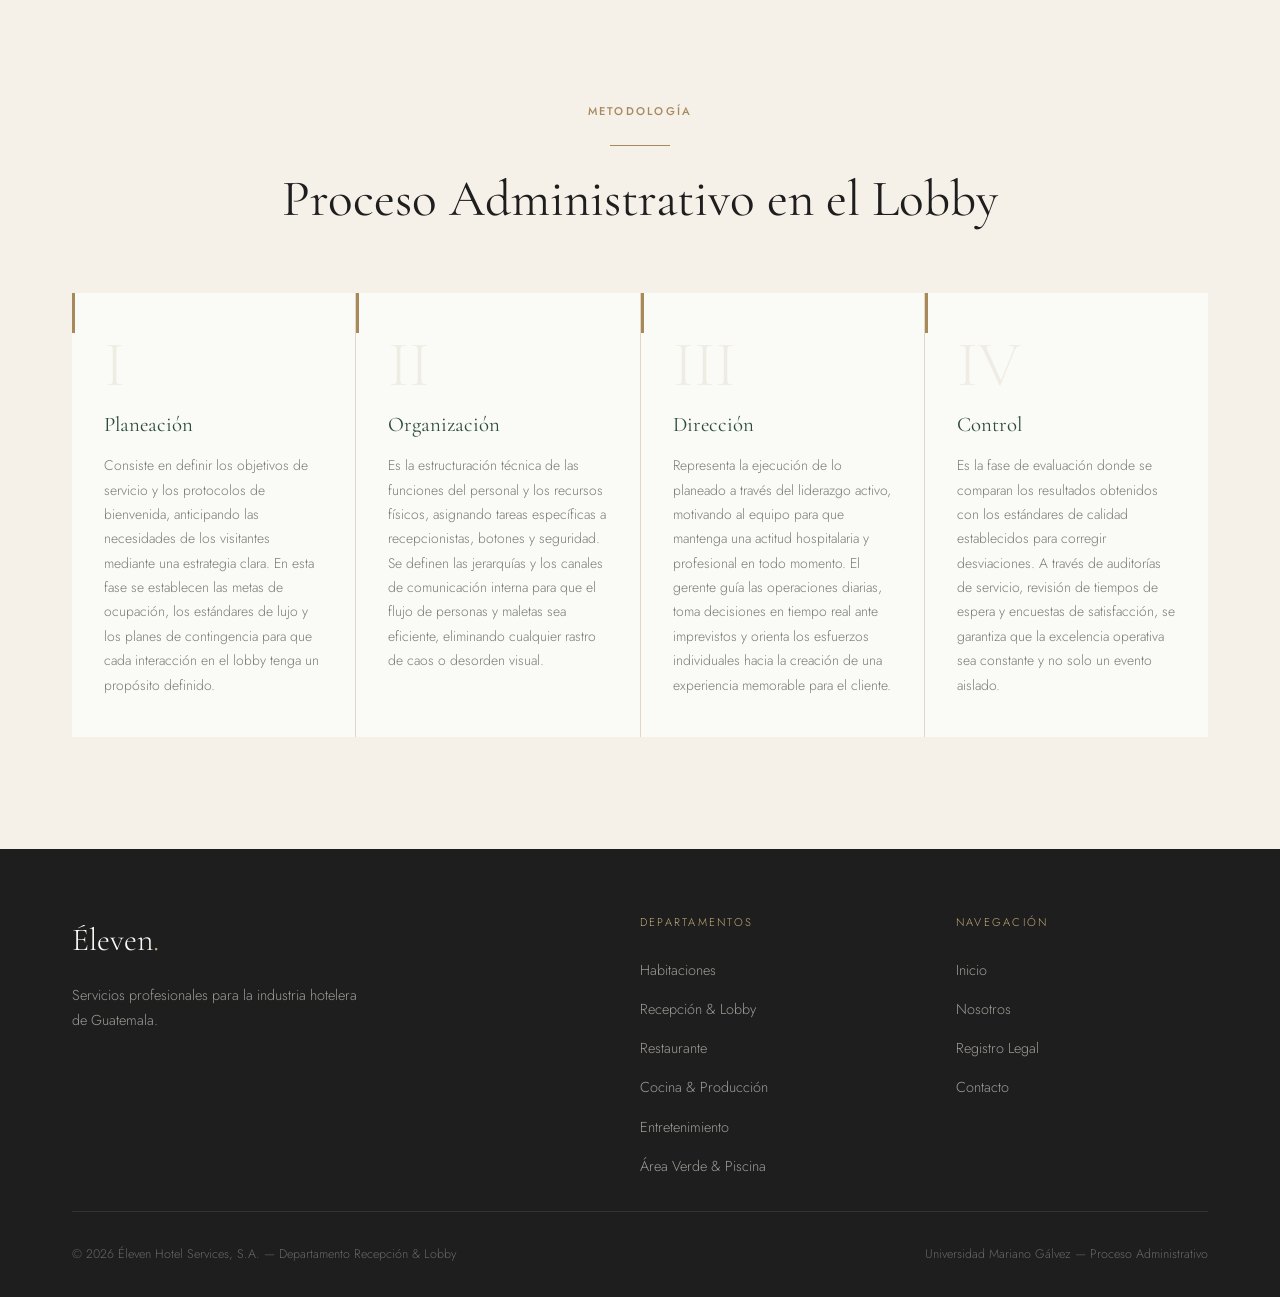
<file: html/grupo2.html>
<!DOCTYPE html>
<html lang="es">
<head>
  <meta charset="UTF-8" />
  <meta name="viewport" content="width=device-width, initial-scale=1.0" />
  <title>Lobby</title>
  <link rel="stylesheet" href="../css/global.css" />
  <style>

    /* ── Page Hero ── */
    .page-hero {
      height: 75vh;
      min-height: 520px;
      background: var(--charcoal);
      display: flex;
      align-items: flex-end;
      padding-bottom: var(--spacing-lg);
      position: relative;
      overflow: hidden;
    }

    .page-hero__bg {
      position: absolute;
      inset: 0;
      background:
        radial-gradient(ellipse 65% 70% at 75% 35%, rgba(168,137,92,0.22) 0%, transparent 60%),
        radial-gradient(ellipse 45% 60% at 10% 85%, rgba(44,74,62,0.25) 0%, transparent 55%);
    }

    .page-hero__lines {
      position: absolute;
      inset: 0;
      opacity: 0.035;
      background-image:
        repeating-linear-gradient(
          0deg,
          var(--bronze) 0px,
          var(--bronze) 1px,
          transparent 1px,
          transparent 60px
        );
    }

    .page-hero__number {
      position: absolute;
      right: var(--spacing-md);
      top: 50%;
      transform: translateY(-50%);
      font-family: var(--font-display);
      font-size: 20rem;
      font-weight: 300;
      color: rgba(245,240,232,0.03);
      line-height: 1;
      pointer-events: none;
    }

    .page-hero__content {
      position: relative;
      z-index: 2;
      max-width: 1200px;
      width: 100%;
      margin: 0 auto;
      padding: 0 var(--spacing-md);
      opacity: 0;
      animation: fadeInUp 0.9s ease 0.3s forwards;
    }

    .page-hero__dept {
      font-size: 0.7rem;
      letter-spacing: 0.25em;
      text-transform: uppercase;
      color: var(--bronze-light);
      display: flex;
      align-items: center;
      gap: 1rem;
      margin-bottom: 1.5rem;
    }

    .page-hero__dept::before {
      content: '02';
      font-family: var(--font-display);
      font-size: 0.9rem;
      color: var(--bronze);
    }

    .page-hero__title {
      font-family: var(--font-display);
      font-size: clamp(3rem, 6vw, 5.5rem);
      font-weight: 300;
      color: var(--cream-light);
      line-height: 1.05;
      max-width: 680px;
    }

    .page-hero__title em {
      font-style: italic;
      color: var(--bronze-light);
    }

    /* ── Intro ── */
    .intro-grid {
      display: grid;
      grid-template-columns: 1fr 1fr;
      gap: var(--spacing-lg);
      align-items: center;
    }

    .intro-visual {
      display: grid;
      grid-template-columns: 1fr 1fr;
      grid-template-rows: 200px 200px;
      gap: 4px;
    }

    .intro-visual__block {
      display: flex;
      align-items: center;
      justify-content: center;
      position: relative;
      overflow: hidden;
    }

    .intro-visual__block:first-child {
      grid-row: 1 / 3;
      background: var(--teal);
    }

    .intro-visual__block:nth-child(2) { background: var(--charcoal); }
    .intro-visual__block:nth-child(3) { background: linear-gradient(135deg, var(--bronze-dark), var(--bronze)); }

    .intro-visual__icon {
      font-size: 3.5rem;
      color: rgba(245,240,232,0.1);
    }

    .intro-visual__block:first-child .intro-visual__icon {
      font-size: 5rem;
    }

    .intro-visual__label {
      position: absolute;
      bottom: 0.75rem;
      left: 0.75rem;
      font-size: 0.6rem;
      letter-spacing: 0.18em;
      text-transform: uppercase;
      color: rgba(245,240,232,0.5);
    }

    /* ── Importance ── */
    .importance-strip {
      background: var(--teal);
      padding: var(--spacing-xl) 0;
      position: relative;
      overflow: hidden;
    }

    .importance-strip::before {
      content: '';
      position: absolute;
      left: 0; top: 0; bottom: 0;
      width: 35%;
      background: rgba(30,30,30,0.2);
      clip-path: polygon(0 0, 85% 0, 100% 100%, 0 100%);
    }

    .importance-strip__grid {
      display: grid;
      grid-template-columns: 1fr 1fr 1fr;
      gap: var(--spacing-md);
      position: relative;
      z-index: 1;
    }

    .importance-card {
      padding: 2rem;
      border-left: 1px solid rgba(168,137,92,0.3);
    }

    .importance-card__num {
      font-family: var(--font-display);
      font-size: 3rem;
      font-weight: 300;
      color: var(--bronze-light);
      line-height: 1;
      margin-bottom: 1rem;
    }

    .importance-card__title {
      font-family: var(--font-display);
      font-size: 1.2rem;
      color: var(--cream-light);
      margin-bottom: 0.75rem;
    }

    .importance-card__text {
      font-size: 0.85rem;
      color: rgba(245,240,232,0.6);
      line-height: 1.75;
    }

    /* ── Services ── */
    .services-list {
      display: grid;
      grid-template-columns: repeat(2, 1fr);
      gap: 1px;
      background: var(--divider);
    }

    .service-item {
      background: var(--cream-light);
      padding: 2rem 2.5rem;
      display: flex;
      align-items: flex-start;
      gap: 1.5rem;
      transition: var(--transition);
    }

    .service-item:hover { background: var(--white); }

    .service-item__num {
      font-family: var(--font-display);
      font-size: 2rem;
      font-weight: 300;
      color: var(--bronze);
      line-height: 1;
      flex-shrink: 0;
      width: 3rem;
    }

    .service-item__content h4 {
      font-family: var(--font-display);
      font-size: 1.15rem;
      font-weight: 500;
      color: var(--charcoal);
      margin-bottom: 0.4rem;
    }

    .service-item__content p {
      font-size: 0.85rem;
      color: var(--slate-light);
    }

    /* ── Hygiene section ── */
    .hygiene {
      background: var(--cream);
      padding: var(--spacing-xl) 0;
    }

    .hygiene__grid {
      display: grid;
      grid-template-columns: 2fr 1fr;
      gap: var(--spacing-lg);
      align-items: center;
    }

    .hygiene__pillars {
      display: flex;
      flex-direction: column;
      gap: 1px;
    }

    .hygiene-pillar {
      background: var(--white);
      padding: 1.5rem 2rem;
      display: flex;
      gap: 1.25rem;
      align-items: flex-start;
      border-left: 3px solid transparent;
      transition: var(--transition);
    }

    .hygiene-pillar:hover {
      border-left-color: var(--bronze);
      box-shadow: var(--shadow-soft);
    }

    .hygiene-pillar__icon {
      font-size: 1.4rem;
      flex-shrink: 0;
      margin-top: 0.1rem;
    }

    .hygiene-pillar__title {
      font-family: var(--font-display);
      font-size: 1.1rem;
      color: var(--charcoal);
      margin-bottom: 0.3rem;
    }

    .hygiene-pillar__text {
      font-size: 0.83rem;
      color: var(--slate-light);
      line-height: 1.65;
    }

    .hygiene__aside {
      background: var(--charcoal);
      padding: 3rem 2.5rem;
      color: var(--cream-light);
    }

    .hygiene__aside-quote {
      font-family: var(--font-display);
      font-size: 1.5rem;
      font-style: italic;
      font-weight: 300;
      line-height: 1.45;
      margin-bottom: 2rem;
    }

    .hygiene__aside-note {
      font-size: 0.8rem;
      color: rgba(245,240,232,0.45);
      line-height: 1.7;
    }

    /* ── Staff ── */
    .staff-featured {
      background: var(--teal);
      padding: 3rem;
      display: grid;
      grid-template-columns: auto 1fr;
      gap: var(--spacing-md);
      align-items: center;
      margin-bottom: 1px;
    }

    .staff-featured__avatar {
      width: 90px; height: 90px;
      border-radius: 50%;
      border: 1px solid var(--bronze-light);
      display: flex;
      align-items: center;
      justify-content: center;
      font-family: var(--font-display);
      font-size: 2rem;
      color: var(--bronze-light);
      background: rgba(245,240,232,0.05);
    }

    .staff-featured__badge {
      font-size: 0.65rem;
      letter-spacing: 0.2em;
      text-transform: uppercase;
      color: var(--bronze-light);
      display: block;
      margin-bottom: 0.4rem;
    }

    .staff-featured__name {
      font-family: var(--font-display);
      font-size: 2rem;
      color: var(--cream-light);
      margin-bottom: 0.4rem;
    }

    .staff-featured__role {
      font-size: 0.82rem;
      color: rgba(245,240,232,0.6);
    }

    .staff-featured__desc {
      font-size: 0.87rem;
      color: rgba(245,240,232,0.65);
      line-height: 1.75;
      max-width: 560px;
    }

    .staff__grid {
      display: grid;
      grid-template-columns: repeat(3, 1fr);
      gap: 1px;
      background: var(--divider);
    }

    .staff-card {
      background: var(--white);
      padding: 2rem 1.5rem;
      text-align: center;
      transition: var(--transition);
      position: relative;
      overflow: hidden;
    }

    .staff-card::before {
      content: '';
      position: absolute;
      top: 0; left: 0; right: 0;
      height: 3px;
      background: var(--bronze);
      transform: scaleX(0);
      transform-origin: left;
      transition: var(--transition);
    }

    .staff-card:hover::before { transform: scaleX(1); }
    .staff-card:hover { box-shadow: var(--shadow-card); z-index: 2; }

    .staff-card__avatar {
      width: 56px; height: 56px;
      border-radius: 50%;
      border: 1px solid var(--bronze);
      margin: 0 auto 1.25rem;
      display: flex;
      align-items: center;
      justify-content: center;
      font-family: var(--font-display);
      font-size: 1.3rem;
      color: var(--bronze);
      background: var(--cream);
    }

    .staff-card__name {
      font-family: var(--font-display);
      font-size: 1.1rem;
      color: var(--charcoal);
      margin-bottom: 0.3rem;
    }

    .staff-card__role {
      font-size: 0.65rem;
      letter-spacing: 0.12em;
      text-transform: uppercase;
      color: var(--teal);
      display: block;
      margin-bottom: 0.75rem;
    }

    .staff-card__resp {
      font-size: 0.78rem;
      color: var(--slate-light);
      line-height: 1.6;
    }

    /* ── Process ── */
    .process-blocks {
      display: grid;
      grid-template-columns: repeat(4, 1fr);
      gap: 1px;
      background: var(--divider);
    }

    .process-block {
      background: var(--cream-light);
      padding: 2.5rem 2rem;
      position: relative;
    }

    .process-block__accent {
      position: absolute;
      top: 0; left: 0;
      width: 3px; height: 40px;
      background: var(--bronze);
    }

    .process-block__phase {
      font-family: var(--font-display);
      font-size: 4rem;
      font-weight: 300;
      color: rgba(168,137,92,0.12);
      line-height: 1;
      margin-bottom: 1rem;
    }

    .process-block__title {
      font-family: var(--font-display);
      font-size: 1.3rem;
      color: var(--teal);
      margin-bottom: 1rem;
    }

    .process-block__text {
      font-size: 0.87rem;
      color: var(--slate-light);
      line-height: 1.75;
    }

    /* ── Gallery ── */
    .gallery__grid {
      display: grid;
      grid-template-columns: 1fr 1fr 1fr;
      grid-template-rows: 220px 220px;
      gap: 4px;
    }

    .gallery-item {
      display: flex;
      align-items: center;
      justify-content: center;
      position: relative;
      overflow: hidden;
    }

    .gallery-item:first-child {
      grid-row: 1 / 3;
      grid-column: 1 / 2;
    }

    .gallery-item__icon {
      font-size: 3.5rem;
      color: rgba(245,240,232,0.1);
    }

    .gallery-item:first-child .gallery-item__icon { font-size: 5rem; }

    .gallery-item__label {
      position: absolute;
      bottom: 0.75rem;
      left: 0.75rem;
      font-size: 0.6rem;
      letter-spacing: 0.18em;
      text-transform: uppercase;
      color: rgba(245,240,232,0.5);
    }

    /* Animations */
    @keyframes fadeInUp {
      from { opacity:0; transform:translateY(24px); }
      to   { opacity:1; transform:translateY(0); }
    }

    @media (max-width: 1000px) {
      .staff__grid { grid-template-columns: repeat(3, 1fr); }
    }

    @media (max-width: 900px) {
      .intro-grid        { grid-template-columns: 1fr; }
      .importance-strip__grid { grid-template-columns: 1fr; }
      .services-list     { grid-template-columns: 1fr; }
      .hygiene__grid     { grid-template-columns: 1fr; }
      .process-blocks    { grid-template-columns: 1fr 1fr; }
      .gallery__grid     { grid-template-columns: 1fr 1fr; grid-template-rows: auto; }
      .gallery-item:first-child { grid-row: auto; grid-column: auto; }
    }

    @media (max-width: 600px) {
      .staff__grid    { grid-template-columns: 1fr 1fr; }
      .process-blocks { grid-template-columns: 1fr; }
    }
  </style>
</head>
<body>
  <!--Inicio progra recepcion-->  
  <!-- NAV -->
  <nav class="nav">
    <a href="../index.html" class="nav__back">← Volver al inicio</a>
    <div class="nav__logo">Éleven<span>.</span></div>
    <div class="nav__links">
      <a href="#introduccion">Introducción</a>
      <a href="#servicios">Servicios</a>
      <a href="#equipo">Equipo</a>
      <!--a href="#higiene">Higiene</a-->
      <a href="#proceso">Proceso Administrativo</a>
    </div>
  </nav>
 
  <!-- HERO -->
  <section class="page-hero">
    <div class="page-hero__bg"></div>
    <div class="page-hero__lines"></div>
    <div class="page-hero__number">02</div>
    <div class="page-hero__content">
      <p class="page-hero__dept">Departamento de Recepción</p>
      <h1 class="page-hero__title">
            La comodidad y elegancia <br> comienzan <em>desde tu llegada</em>
      </h1>
    </div>
  </section>

  <!-- INTRO -->
  <section class="section" id="introduccion">
    <div class="container">
      <div class="intro-grid">
        <div class="fade-up">
          <p class="label">Bienvenidos</p>
          <div class="divider-line"></div>
          <h2>El arte de recibirte</h2>
          <p style="margin-top:1.5rem;">
            Los techos altos y el mobiliario de diseño minimalista se fusionan para proyectar una imagen de sofisticación atemporal y orden impecable.
          </p>
          <p style="margin-top:1rem;">
            Cada detalle decorativo ha sido seleccionado con precisión artística, logrando que la estancia sea tan acogedora como visualmente impactante y única.
          </p>
          <p style="margin-top:1rem;">
            Este espacio no es solo una zona de paso, sino un refugio exclusivo que anticipa la excelencia de todo lo que está por venir.
          </p>
          <div style="display:flex; gap:2rem; margin-top:2.5rem;">
            <div>
              <span style="font-family:var(--font-display); font-size:2.5rem; color:var(--bronze); display:block; line-height:1;">6</span>
              <span style="font-size:0.68rem; letter-spacing:0.15em; text-transform:uppercase; color:var(--slate-light);">Servicios disponibles</span>
            </div>
            <div style="width:1px; background:var(--divider);"></div>
            <div>
              <span style="font-family:var(--font-display); font-size:2.5rem; color:var(--teal); display:block; line-height:1;">4</span>
              <span style="font-size:0.68rem; letter-spacing:0.15em; text-transform:uppercase; color:var(--slate-light);">Profesionales a la orden</span>
            </div>
          </div>
        </div> 
      </div>
    </div>
  </section>


  <!-- SERVICES -->
  <section class="section section--alt" id="servicios">
    <div class="container">
      <div class="section-header fade-up">
        <p class="label">Conoce la atención de nuestro Lobby</p>
        <div class="divider-line"></div>
        <h2>Te brindamos los siguientes servicios</h2>
      </div>
      <div class="services-list">
        <div class="service-item fade-up">
          <span class="service-item__num">1</span>
          <div class="service-item__content">
            <h4>Recepción y Conserjeria</h4>
            <p>Registro de entrada y salida, entrega de llaves, y atención al cliente multilingüe.</p>
          </div>
        </div>
        <div class="service-item fade-up fade-up-delay-1">
          <span class="service-item__num">2</span>
          <div class="service-item__content">
            <h4>Hospitalidad y Alimentos</h4>
            <p>Cafetería, bar y servicio de aperitivos y comidas ligeras (conocidos como Lobby Bars).</p>
          </div>
        </div>
        <div class="service-item fade-up fade-up-delay-2">
          <span class="service-item__num">3</span>
          <div class="service-item__content">
            <h4>Business Center</h4>
            <p>Zonas equipadas con Wi-Fi de alta velocidad, enchufes, estaciones de trabajo y áreas de reunión casual o "co-working"..</p>
          </div>
        </div>
        <div class="service-item fade-up fade-up-delay-3">
          <span class="service-item__num">4</span>
          <div class="service-item__content">
            <h4>Logística y Transporte</h4>
            <p>Gestión de equipaje, servicio de botones, reserva de taxis o transporte privado, y venta de tours.</p>
          </div>
        </div>
        <div class="service-item fade-up">
          <span class="service-item__num">5</span>
          <div class="service-item__content">
            <h4>Áreas de Descanso y Comodidad</h4>
            <p> Salas de espera, seguridad y climatización, y servicios de paquetería.</p>
          </div>
        </div>
        <div class="service-item fade-up fade-up-delay-1">
          <span class="service-item__num">6</span>
          <div class="service-item__content">
            <h4>Opiniones de Clientes</h4>
            <p>Control en tiempo real de la producción, tiempos de servicio y calidad de cada preparación.</p>
          </div>
        </div>
      </div>
    </div>
  </section>

  <!-- STAFF -->
  <section class="section" id="equipo">
    <div class="container">
      <div class="section-header section-header--center fade-up">
        <p class="label">Conoce a nuestro equipo</p>
        <div class="divider-line divider-line--center"></div>
        <h2>Grupo 2 - Lobby</h2>
        <p style="max-width:500px; margin:1rem auto 0;">Cada miembro del equipo se describe por su capacidad estratégica para influir en las decisiones de las autoridades o administraciones públicas. Está compuesto por profesionales que buscan que la legislación o las políticas públicas beneficien a sus representados, basándose en el diálogo, la información</p>
      </div>

      <!-- Gerente featured -->
      <div class="staff-featured fade-up" style="margin-top:var(--spacing-md);">
        <div>
          <h3 class="staff-featured__name">Weslley Gálvez</h3>
          <span class="staff-featured__badge">Gerente General del Área</span>
          <p class="staff-featured__role">Lobby & Recepción</p>
        </div>
        <!--div class="staff-featured__avatar">R</div-->
        <div>
          <p class="staff-featured__desc">
            Encargado de garantizar la excelencia operativa, el servicio impecable y la armonía total entre los huéspedes y el espacio. </p>
        </div>
      </div>

      <!-- Resto del equipo -->
      <div class="staff__grid">
        <div class="staff-card fade-up">
          <div class="staff-card__avatar">Y</div>
          <h3 class="staff-card__name">Yancarlo Mendoza</h3>
          <span class="staff-card__role">Supervisor de Recepción</span>
          <p class="staff-card__resp">Es el guardián de los estándares de servicio que coordina al equipo para resolver incidencias con agilidad y asegurar una atención al cliente impecable.</p>
        </div>
        <div class="staff-card fade-up fade-up-delay-1">
          <div class="staff-card__avatar">J</div>
          <h3 class="staff-card__name">Jonathan Poncio</h3>
          <span class="staff-card__role">Recepcionista</span>
          <p class="staff-card__resp">Es el embajador principal que transforma la primera impresión en una experiencia de bienvenida memorable mediante una gestión eficiente y una atención genuina.</p>
        </div>
        <div class="staff-card fade-up fade-up-delay-2">
          <div class="staff-card__avatar">K</div>
          <h3 class="staff-card__name">Kevin España</h3>
          <span class="staff-card__role">Encargado de Seguridad</span>
          <p class="staff-card__resp">Es el centinela estratégico que garantiza la integridad de las personas y el patrimonio, manteniendo un entorno seguro mediante la vigilancia discreta y el control de acceso.</p>
        </div>
       
      </div>
    </div>
  </section>



  <!-- PROCESS -->
  <section class="section section--alt" id="proceso">
    <div class="container">
      <div class="section-header section-header--center fade-up">
        <p class="label">Metodología</p>
        <div class="divider-line divider-line--center"></div>
        <h2>Proceso Administrativo en el Lobby</h2>
      </div>
      <div class="process-blocks" style="margin-top:var(--spacing-md);">
        <div class="process-block fade-up">
          <div class="process-block__accent"></div>
          <div class="process-block__phase">I</div>
          <h3 class="process-block__title">Planeación</h3>
          <p class="process-block__text">Consiste en definir los objetivos de servicio y los protocolos de bienvenida,
             anticipando las necesidades de los visitantes mediante una estrategia clara. En esta fase se establecen 
             las metas de ocupación, los estándares de lujo y los planes de contingencia para que cada interacción en 
             el lobby tenga un propósito definido.
          </p>
        </div>
        <div class="process-block fade-up fade-up-delay-1">
          <div class="process-block__accent"></div>
          <div class="process-block__phase">II</div>
          <h3 class="process-block__title">Organización</h3>
          <p class="process-block__text">
            Es la estructuración técnica de las funciones del personal y los recursos físicos, 
            asignando tareas específicas a recepcionistas, botones y seguridad. Se definen las jerarquías y los 
            canales de comunicación interna para que el flujo de personas y maletas sea eficiente, 
            eliminando cualquier rastro de caos o desorden visual.
          </p>
        </div>
        <div class="process-block fade-up fade-up-delay-2">
          <div class="process-block__accent"></div>
          <div class="process-block__phase">III</div>
          <h3 class="process-block__title">Dirección</h3>
          <p class="process-block__text">
            Representa la ejecución de lo planeado a través del liderazgo activo, 
            motivando al equipo para que mantenga una actitud hospitalaria y profesional en todo momento.
            El gerente guía las operaciones diarias, toma decisiones en tiempo real ante imprevistos y orienta los esfuerzos 
            individuales hacia la creación de una experiencia memorable para el cliente.
          </p>
        </div>
        <div class="process-block fade-up fade-up-delay-3">
          <div class="process-block__accent"></div>
          <div class="process-block__phase">IV</div>
          <h3 class="process-block__title">Control</h3>
          <p class="process-block__text">
            Es la fase de evaluación donde se comparan los resultados obtenidos con los estándares de calidad 
            establecidos para corregir desviaciones. A través de auditorías de servicio, revisión de tiempos de 
            espera y encuestas de satisfacción, 
            se garantiza que la excelencia operativa sea constante y no solo un evento aislado.
          </p>
        </div>
      </div>
    </div>
  </section>

  <!-- FOOTER -->
  <footer class="footer">
    <div class="container">
      <div class="footer__grid">
        <div>
          <div class="footer__logo">Éleven<span>.</span></div>
          <p class="footer__desc">Servicios profesionales para la industria hotelera de Guatemala.</p>
        </div>
        <div>
          <p class="footer__heading">Departamentos</p>
          <ul class="footer__links">
            <li><a href="grupo1.html">Habitaciones</a></li>
            <li><a href="grupo2.html">Recepción & Lobby</a></li>
            <li><a href="grupo3.html">Restaurante</a></li>
            <li><a href="grupo4.html">Cocina & Producción</a></li>
            <li><a href="grupo5.html">Entretenimiento</a></li>
            <li><a href="grupo6.html">Área Verde & Piscina</a></li>
          </ul>
        </div>
        <div>
          <p class="footer__heading">Navegación</p>
          <ul class="footer__links">
            <li><a href="../index.html">Inicio</a></li>
            <li><a href="../index.html#nosotros">Nosotros</a></li>
            <li><a href="../index.html#registro">Registro Legal</a></li>
            <li><a href="../index.html#contacto">Contacto</a></li>
          </ul>
        </div>
      </div>
      <div class="footer__bottom">
        <span>© 2026 Éleven Hotel Services, S.A. — Departamento Recepción & Lobby</span>
        <span>Universidad Mariano Gálvez — Proceso Administrativo</span>
      </div>
    </div>
  </footer>

  <script src="../js/global.js"></script>
</body>
</html>
</file>
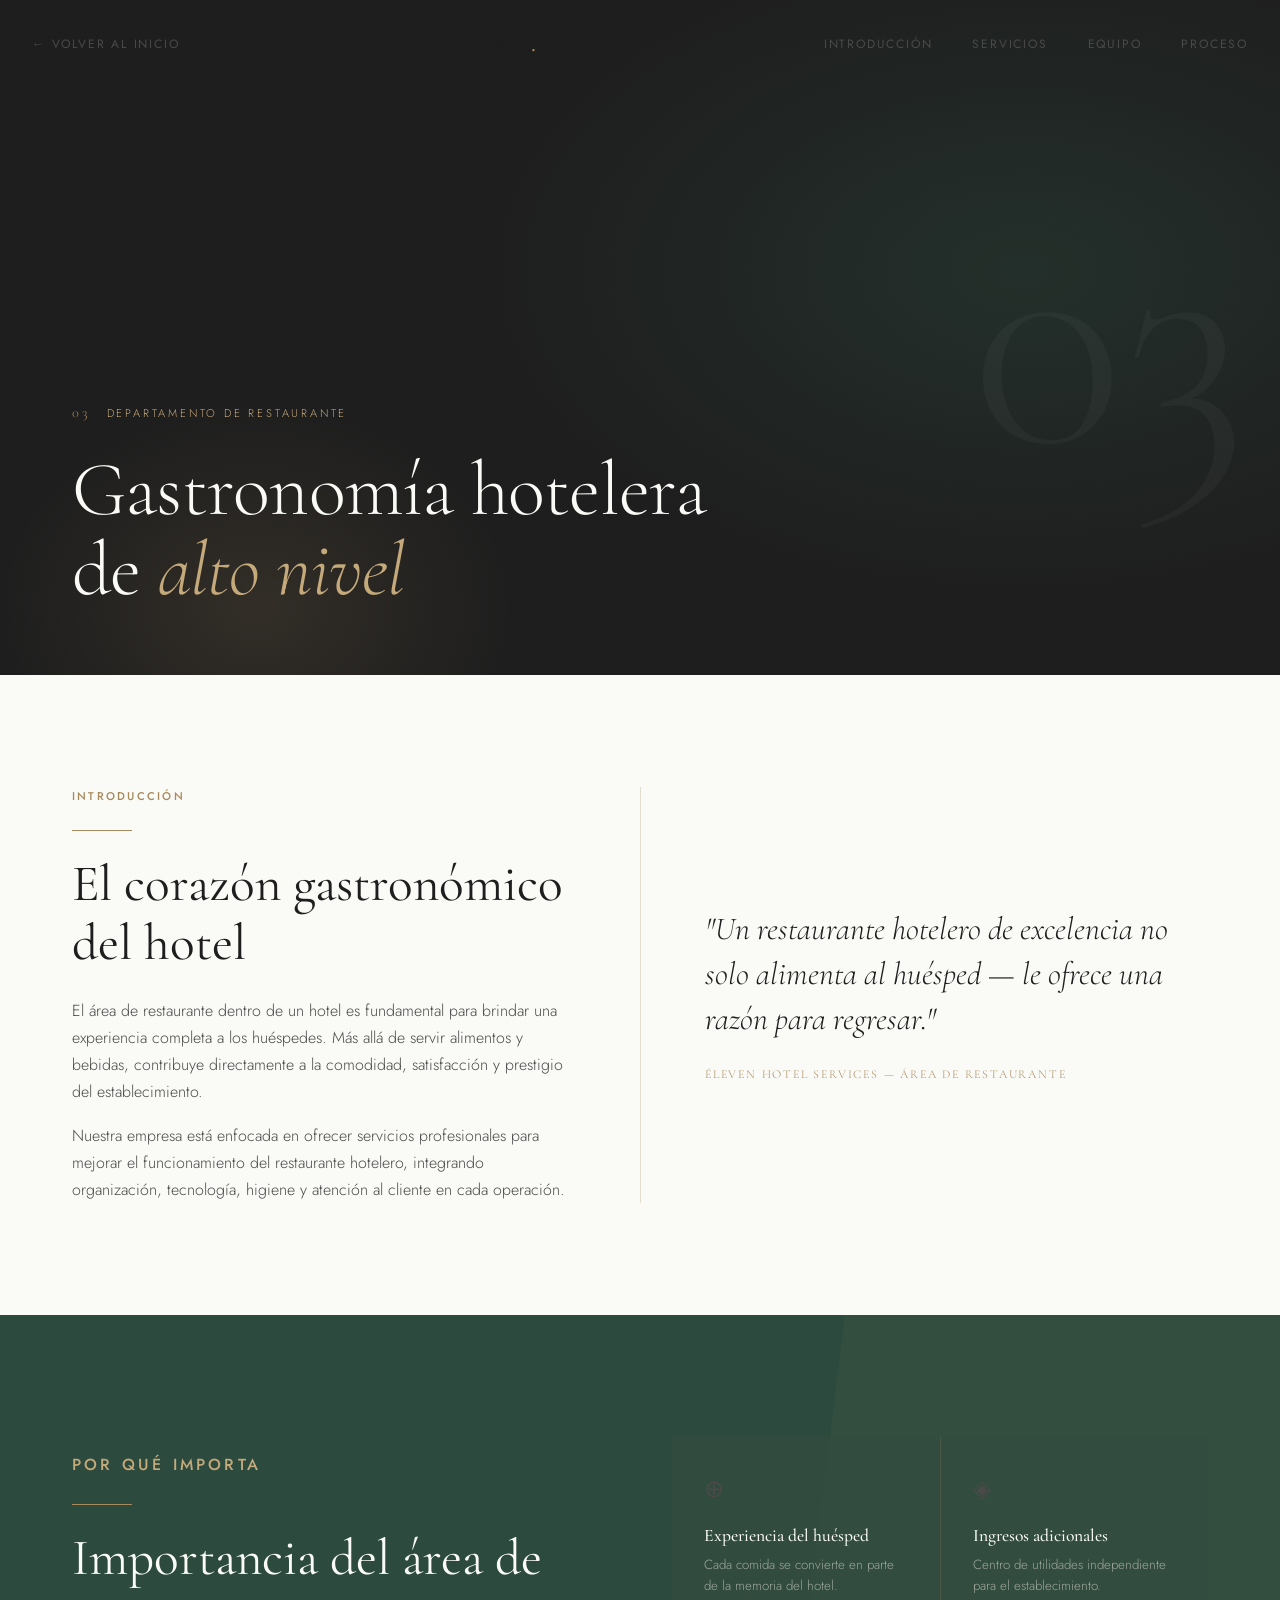
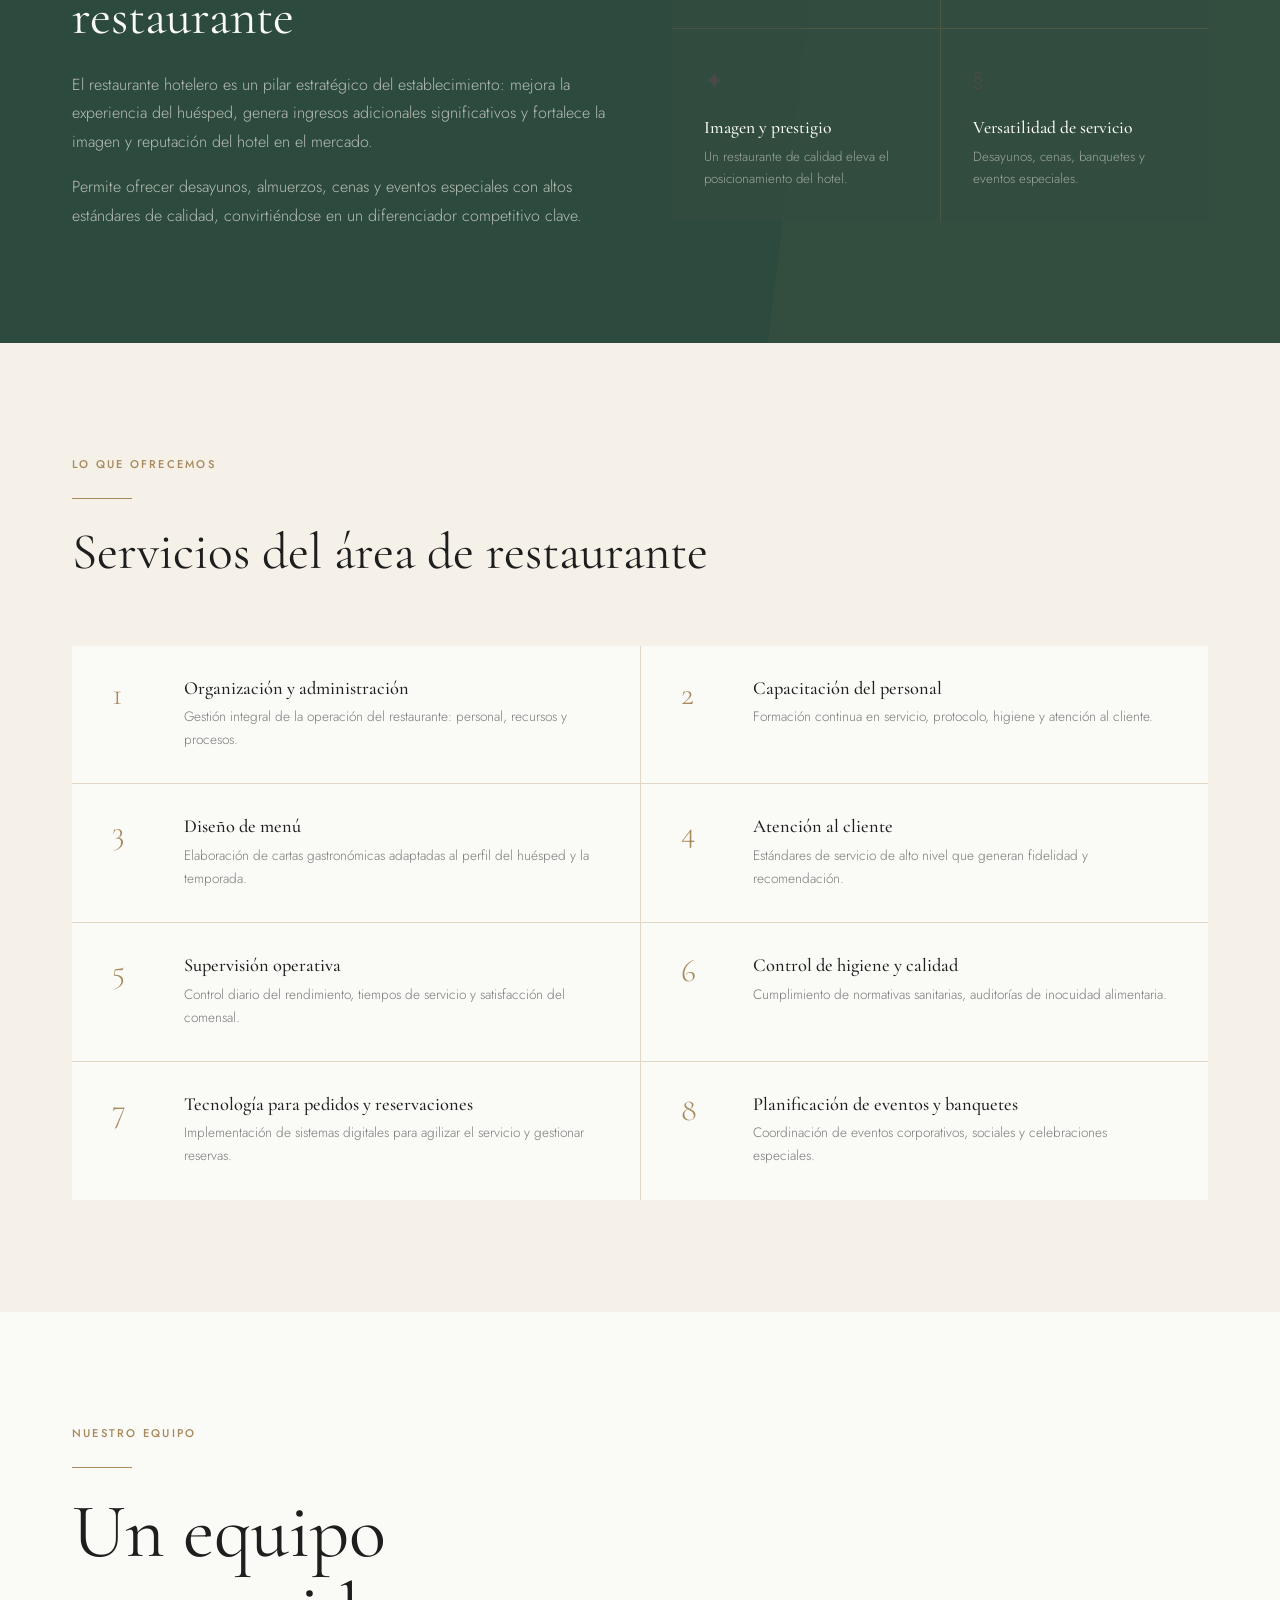
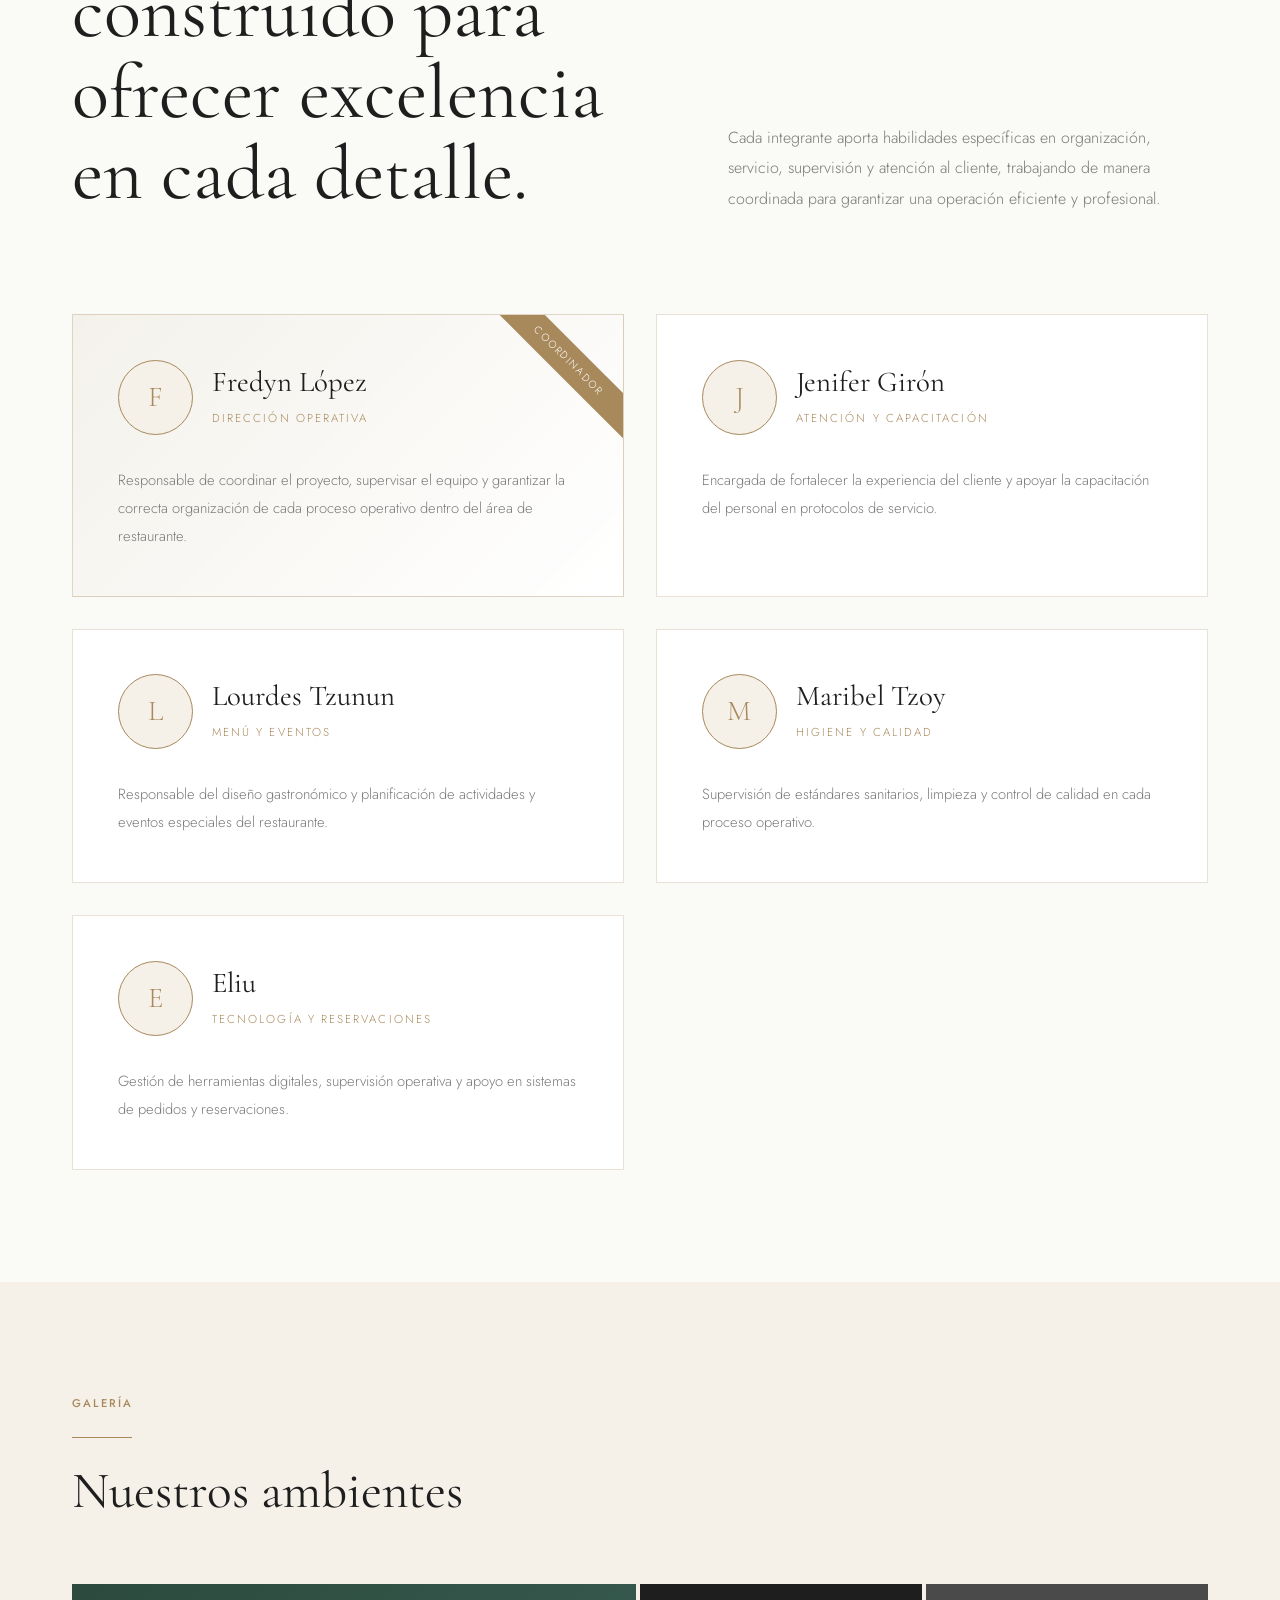
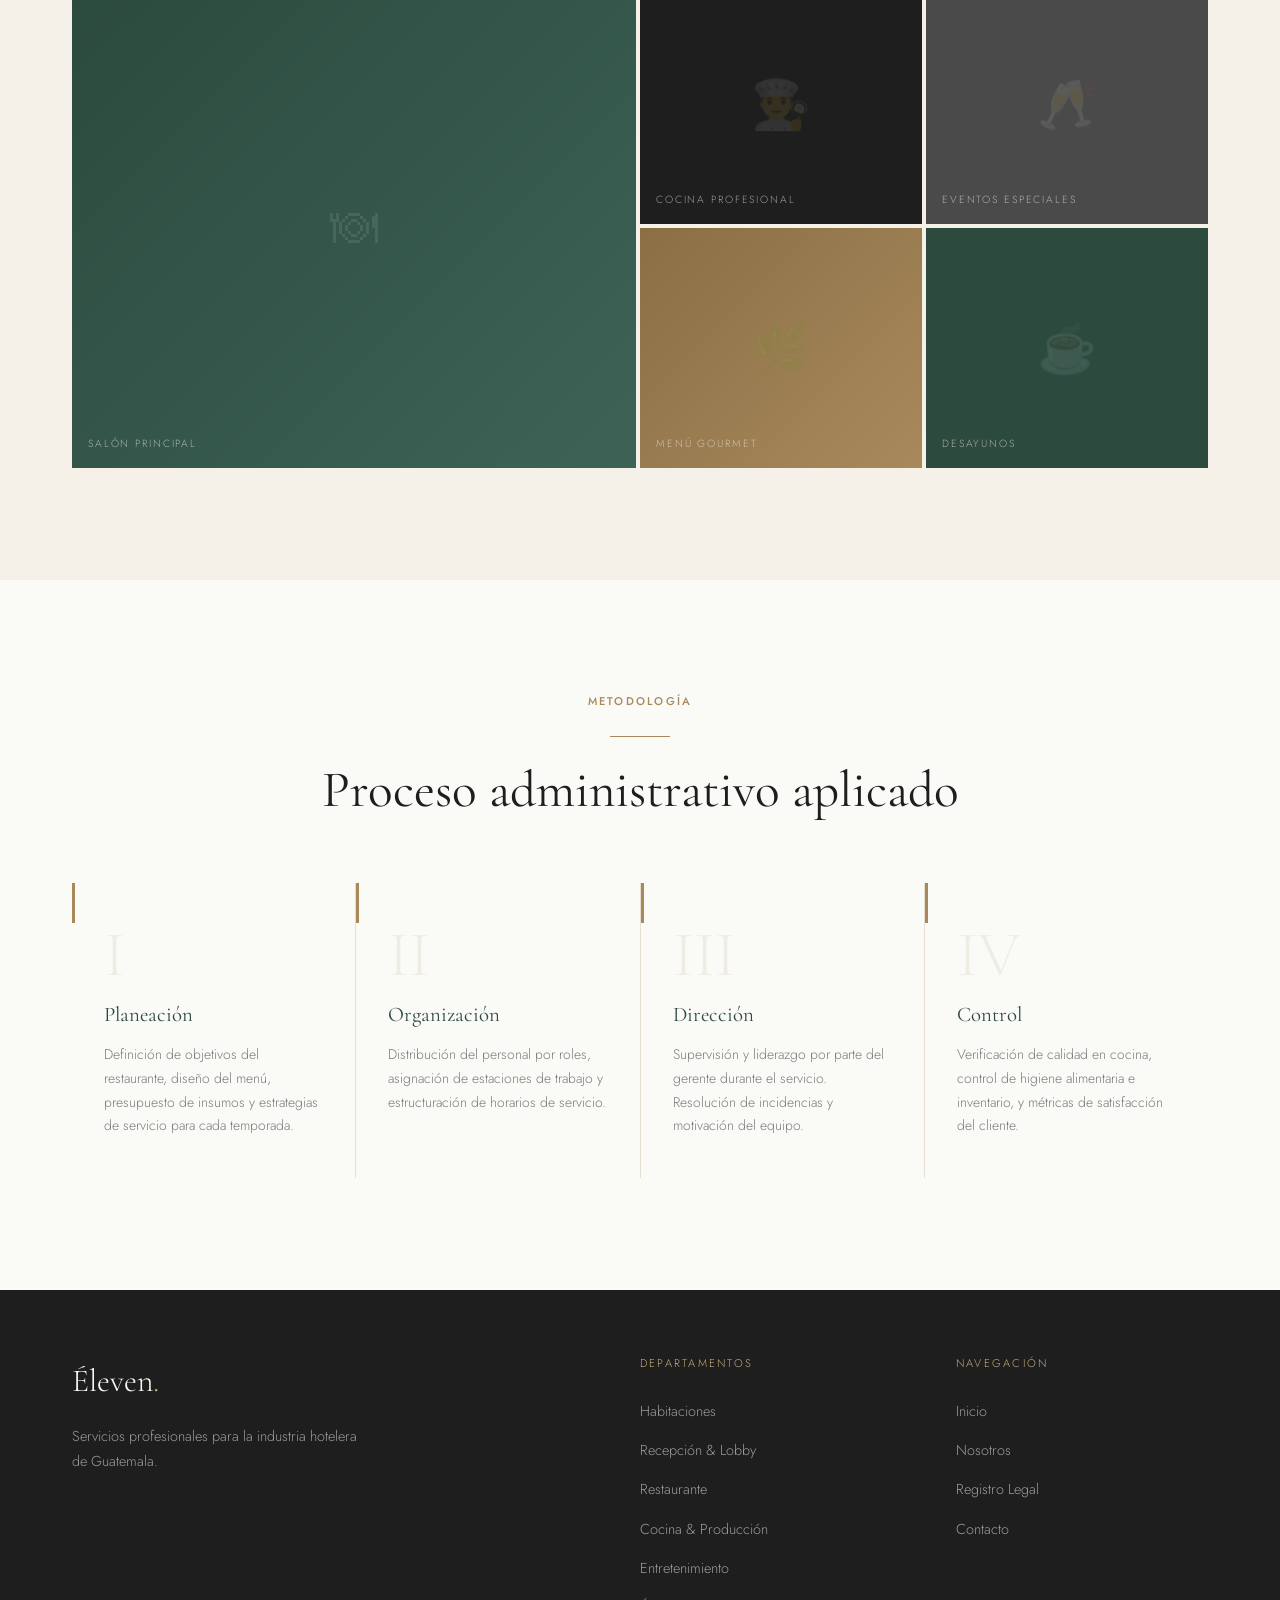
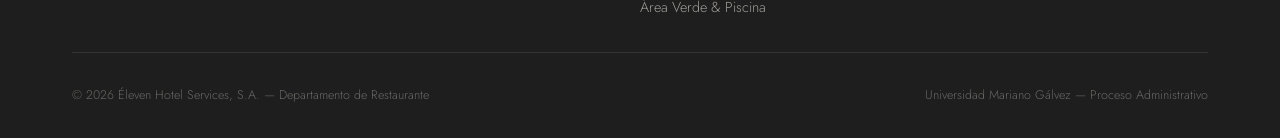
<file: html/grupo3.html>
<!DOCTYPE html>
<html lang="es">
<head>
  <meta charset="UTF-8" />
  <meta name="viewport" content="width=device-width, initial-scale=1.0" />
  <title>Restaurante Hotelero — Éleven Hotel Services</title>
  <link rel="stylesheet" href="../css/global.css" />
  <style>

    /* ── Page Hero ── */
    .page-hero {
      height: 75vh;
      min-height: 520px;
      background: var(--charcoal);
      display: flex;
      align-items: flex-end;
      padding-bottom: var(--spacing-lg);
      position: relative;
      overflow: hidden;
    }

    .page-hero__bg {
      position: absolute;
      inset: 0;
      background:
        radial-gradient(ellipse 70% 80% at 80% 40%, rgba(44,74,62,0.4) 0%, transparent 60%),
        radial-gradient(ellipse 40% 60% at 20% 90%, rgba(168,137,92,0.15) 0%, transparent 50%);
    }

    .page-hero__number {
      position: absolute;
      right: var(--spacing-md);
      top: 50%;
      transform: translateY(-50%);
      font-family: var(--font-display);
      font-size: 20rem;
      font-weight: 300;
      color: rgba(245,240,232,0.03);
      line-height: 1;
      pointer-events: none;
    }

    .page-hero__content {
      position: relative;
      z-index: 2;
      max-width: 1200px;
      width: 100%;
      margin: 0 auto;
      padding: 0 var(--spacing-md);
      opacity: 0;
      animation: fadeInUp 0.9s ease 0.3s forwards;
    }

    .page-hero__dept {
      font-size: 0.7rem;
      letter-spacing: 0.25em;
      text-transform: uppercase;
      color: var(--bronze-light);
      display: flex;
      align-items: center;
      gap: 1rem;
      margin-bottom: 1.5rem;
    }

    .page-hero__dept::before {
      content: '03';
      font-family: var(--font-display);
      font-size: 0.9rem;
      color: var(--bronze);
    }

    .page-hero__title {
      font-family: var(--font-display);
      font-size: clamp(3rem, 6vw, 5.5rem);
      font-weight: 300;
      color: var(--cream-light);
      line-height: 1.05;
      max-width: 650px;
    }

    .page-hero__title em {
      font-style: italic;
      color: var(--bronze-light);
    }

    /* ── Intro ── */
    .intro-block {
      display: grid;
      grid-template-columns: 1fr 2px 1fr;
      gap: var(--spacing-lg);
      align-items: center;
    }

    .intro-block__divider {
      width: 1px;
      height: 100%;
      background: var(--divider);
      justify-self: center;
    }

    .intro-block__quote {
      font-family: var(--font-display);
      font-size: clamp(1.4rem, 2.5vw, 2rem);
      font-style: italic;
      font-weight: 300;
      color: var(--charcoal);
      line-height: 1.4;
    }

    .intro-block__quote cite {
      display: block;
      font-style: normal;
      font-size: 0.75rem;
      letter-spacing: 0.15em;
      text-transform: uppercase;
      color: var(--bronze);
      margin-top: 1.5rem;
    }

    /* ── Importance block ── */
    .importance {
      background: var(--teal);
      padding: var(--spacing-xl) 0;
      position: relative;
      overflow: hidden;
    }

    .importance::after {
      content: '';
      position: absolute;
      right: 0; top: 0; bottom: 0;
      width: 40%;
      background: rgba(168,137,92,0.06);
      clip-path: polygon(15% 0, 100% 0, 100% 100%, 0% 100%);
    }

    .importance__grid {
      display: grid;
      grid-template-columns: 1fr 1fr;
      gap: var(--spacing-lg);
      align-items: center;
      position: relative;
      z-index: 1;
    }

    .importance__content h2 { color: var(--cream-light); }

    .importance__content p {
      color: rgba(245,240,232,0.7);
      margin-top: 1.5rem;
      font-size: 1rem;
      line-height: 1.8;
    }

    .importance__pillars {
      display: grid;
      grid-template-columns: 1fr 1fr;
      gap: 1px;
      background: rgba(168,137,92,0.2);
    }

    .pillar {
      background: rgba(44,74,62,0.8);
      padding: 2rem;
      transition: var(--transition);
    }

    .pillar:hover {
      background: rgba(44,74,62,1);
    }

    .pillar__icon {
      font-size: 1.5rem;
      margin-bottom: 1rem;
    }

    .pillar__title {
      font-family: var(--font-display);
      font-size: 1.1rem;
      color: var(--cream-light);
      margin-bottom: 0.5rem;
    }

    .pillar__desc {
      font-size: 0.83rem;
      color: rgba(245,240,232,0.55);
      line-height: 1.6;
    }

    /* ── Services list ── */
    .services-list {
      display: grid;
      grid-template-columns: repeat(2, 1fr);
      gap: 1px;
      background: var(--divider);
    }

    .service-item {
      background: var(--cream-light);
      padding: 2rem 2.5rem;
      display: flex;
      align-items: flex-start;
      gap: 1.5rem;
      transition: var(--transition);
    }

    .service-item:hover {
      background: var(--white);
    }

    .service-item__num {
      font-family: var(--font-display);
      font-size: 2rem;
      font-weight: 300;
      color: var(--bronze);
      line-height: 1;
      flex-shrink: 0;
      width: 3rem;
    }

    .service-item__content h4 {
      font-family: var(--font-display);
      font-size: 1.15rem;
      font-weight: 500;
      color: var(--charcoal);
      margin-bottom: 0.4rem;
    }

    .service-item__content p {
      font-size: 0.85rem;
      color: var(--slate-light);
    }

    /* ── Staff section ── */
    .staff__grid {
      display: grid;
      grid-template-columns: repeat(3, 1fr);
      gap: 1.5rem;
    }

    .staff-card {
      background: var(--white);
      border: 1px solid var(--divider);
      padding: 2rem;
      text-align: center;
      transition: var(--transition);
      position: relative;
      overflow: hidden;
    }

    .staff-card::before {
      content: '';
      position: absolute;
      top: 0; left: 0; right: 0;
      height: 3px;
      background: var(--bronze);
      transform: scaleX(0);
      transform-origin: left;
      transition: var(--transition);
    }

    .staff-card:hover::before { transform: scaleX(1); }
    .staff-card:hover { box-shadow: var(--shadow-card); }

    .staff-card__avatar {
      width: 64px; height: 64px;
      border-radius: 50%;
      border: 1px solid var(--bronze);
      margin: 0 auto 1.25rem;
      display: flex;
      align-items: center;
      justify-content: center;
      font-family: var(--font-display);
      font-size: 1.4rem;
      color: var(--bronze);
      background: var(--cream);
    }

    .staff-card__name {
      font-family: var(--font-display);
      font-size: 1.2rem;
      color: var(--charcoal);
      margin-bottom: 0.3rem;
    }

    .staff-card__role {
      font-size: 0.7rem;
      letter-spacing: 0.15em;
      text-transform: uppercase;
      color: var(--bronze);
      display: block;
    }

    /* ── Process ── */
    .process-blocks {
      display: grid;
      grid-template-columns: repeat(4, 1fr);
      gap: 1px;
      background: var(--divider);
    }

    .process-block {
      background: var(--cream-light);
      padding: 2.5rem 2rem;
      position: relative;
    }

    .process-block__phase {
      font-family: var(--font-display);
      font-size: 4rem;
      font-weight: 300;
      color: rgba(168,137,92,0.12);
      line-height: 1;
      margin-bottom: 1rem;
    }

    .process-block__title {
      font-family: var(--font-display);
      font-size: 1.3rem;
      color: var(--teal);
      margin-bottom: 1rem;
    }

    .process-block__text {
      font-size: 0.87rem;
      color: var(--slate-light);
      line-height: 1.7;
    }

    .process-block__accent {
      position: absolute;
      top: 0; left: 0;
      width: 3px; height: 40px;
      background: var(--bronze);
    }

    /* ── Gallery ── */
    .gallery__grid {
      display: grid;
      grid-template-columns: 2fr 1fr 1fr;
      grid-template-rows: 240px 240px;
      gap: 4px;
    }

    .gallery-item {
      background: var(--teal);
      overflow: hidden;
      display: flex;
      align-items: center;
      justify-content: center;
      position: relative;
    }

    .gallery-item:first-child {
      grid-row: 1 / 3;
    }

    .gallery-item__label {
      position: absolute;
      bottom: 1rem;
      left: 1rem;
      font-size: 0.65rem;
      letter-spacing: 0.18em;
      text-transform: uppercase;
      color: rgba(245,240,232,0.6);
    }

    .gallery-item__icon {
      font-size: 3rem;
      color: rgba(245,240,232,0.1);
    }

    /* Animations */
    @keyframes fadeInUp {
      from { opacity:0; transform:translateY(24px); }
      to   { opacity:1; transform:translateY(0); }
    }

    @media (max-width: 900px) {
      .intro-block        { grid-template-columns: 1fr; }
      .intro-block__divider { display: none; }
      .importance__grid   { grid-template-columns: 1fr; }
      .services-list      { grid-template-columns: 1fr; }
      .staff__grid        { grid-template-columns: 1fr 1fr; }
      .process-blocks     { grid-template-columns: 1fr 1fr; }
      .gallery__grid      { grid-template-columns: 1fr 1fr; grid-template-rows: auto; }
      .gallery-item:first-child { grid-row: auto; }
    }

    @media (max-width: 600px) {
      .staff__grid    { grid-template-columns: 1fr; }
      .process-blocks { grid-template-columns: 1fr; }
      .importance__pillars { grid-template-columns: 1fr; }
    }
  </style>
</head>
<body>

  <!-- NAV -->
  <nav class="nav">
    <a href="../index.html" class="nav__back">← Volver al inicio</a>
    <div class="nav__logo">Éleven<span>.</span></div>
    <div class="nav__links">
      <a href="#introduccion">Introducción</a>
      <a href="#servicios">Servicios</a>
      <a href="#equipo">Equipo</a>
      <a href="#proceso">Proceso</a>
    </div>
  </nav>

  <!-- HERO -->
  <section class="page-hero">
    <div class="page-hero__bg"></div>
    <div class="page-hero__number">03</div>
    <div class="page-hero__content">
      <p class="page-hero__dept">Departamento de Restaurante</p>
      <h1 class="page-hero__title">
        Gastronomía hotelera<br>de <em>alto nivel</em>
      </h1>
    </div>
  </section>

  <!-- INTRO -->
  <section class="section" id="introduccion">
    <div class="container">
      <div class="intro-block">
        <div class="fade-up">
          <p class="label">Introducción</p>
          <div class="divider-line"></div>
          <h2>El corazón gastronómico del hotel</h2>
          <p style="margin-top:1.5rem;">
            El área de restaurante dentro de un hotel es fundamental para brindar una experiencia completa a los huéspedes. Más allá de servir alimentos y bebidas, contribuye directamente a la comodidad, satisfacción y prestigio del establecimiento.
          </p>
          <p style="margin-top:1rem;">
            Nuestra empresa está enfocada en ofrecer servicios profesionales para mejorar el funcionamiento del restaurante hotelero, integrando organización, tecnología, higiene y atención al cliente en cada operación.
          </p>
        </div>
        <div class="intro-block__divider"></div>
        <div class="fade-up fade-up-delay-2">
          <blockquote class="intro-block__quote">
            "Un restaurante hotelero de excelencia no solo alimenta al huésped — le ofrece una razón para regresar."
            <cite>Éleven Hotel Services — Área de Restaurante</cite>
          </blockquote>
        </div>
      </div>
    </div>
  </section>

  <!-- IMPORTANCE -->
  <section class="importance" id="importancia">
    <div class="container">
      <div class="importance__grid">
        <div class="importance__content fade-up">
          <p class="label" style="color:var(--bronze-light);">Por qué importa</p>
          <div class="divider-line"></div>
          <h2>Importancia del área de restaurante</h2>
          <p>
            El restaurante hotelero es un pilar estratégico del establecimiento: mejora la experiencia del huésped, genera ingresos adicionales significativos y fortalece la imagen y reputación del hotel en el mercado.
          </p>
          <p style="margin-top:1rem;">
            Permite ofrecer desayunos, almuerzos, cenas y eventos especiales con altos estándares de calidad, convirtiéndose en un diferenciador competitivo clave.
          </p>
        </div>
        <div class="importance__pillars fade-up fade-up-delay-2">
          <div class="pillar">
            <div class="pillar__icon">⊕</div>
            <h4 class="pillar__title">Experiencia del huésped</h4>
            <p class="pillar__desc">Cada comida se convierte en parte de la memoria del hotel.</p>
          </div>
          <div class="pillar">
            <div class="pillar__icon">◈</div>
            <h4 class="pillar__title">Ingresos adicionales</h4>
            <p class="pillar__desc">Centro de utilidades independiente para el establecimiento.</p>
          </div>
          <div class="pillar">
            <div class="pillar__icon">✦</div>
            <h4 class="pillar__title">Imagen y prestigio</h4>
            <p class="pillar__desc">Un restaurante de calidad eleva el posicionamiento del hotel.</p>
          </div>
          <div class="pillar">
            <div class="pillar__icon">§</div>
            <h4 class="pillar__title">Versatilidad de servicio</h4>
            <p class="pillar__desc">Desayunos, cenas, banquetes y eventos especiales.</p>
          </div>
        </div>
      </div>
    </div>
  </section>

  <!-- SERVICES -->
  <section class="section section--alt" id="servicios">
    <div class="container">
      <div class="section-header fade-up">
        <p class="label">Lo que ofrecemos</p>
        <div class="divider-line"></div>
        <h2>Servicios del área de restaurante</h2>
      </div>
      <div class="services-list">
        <div class="service-item fade-up">
          <span class="service-item__num">1</span>
          <div class="service-item__content">
            <h4>Organización y administración</h4>
            <p>Gestión integral de la operación del restaurante: personal, recursos y procesos.</p>
          </div>
        </div>
        <div class="service-item fade-up fade-up-delay-1">
          <span class="service-item__num">2</span>
          <div class="service-item__content">
            <h4>Capacitación del personal</h4>
            <p>Formación continua en servicio, protocolo, higiene y atención al cliente.</p>
          </div>
        </div>
        <div class="service-item fade-up fade-up-delay-2">
          <span class="service-item__num">3</span>
          <div class="service-item__content">
            <h4>Diseño de menú</h4>
            <p>Elaboración de cartas gastronómicas adaptadas al perfil del huésped y la temporada.</p>
          </div>
        </div>
        <div class="service-item fade-up fade-up-delay-3">
          <span class="service-item__num">4</span>
          <div class="service-item__content">
            <h4>Atención al cliente</h4>
            <p>Estándares de servicio de alto nivel que generan fidelidad y recomendación.</p>
          </div>
        </div>
        <div class="service-item fade-up">
          <span class="service-item__num">5</span>
          <div class="service-item__content">
            <h4>Supervisión operativa</h4>
            <p>Control diario del rendimiento, tiempos de servicio y satisfacción del comensal.</p>
          </div>
        </div>
        <div class="service-item fade-up fade-up-delay-1">
          <span class="service-item__num">6</span>
          <div class="service-item__content">
            <h4>Control de higiene y calidad</h4>
            <p>Cumplimiento de normativas sanitarias, auditorías de inocuidad alimentaria.</p>
          </div>
        </div>
        <div class="service-item fade-up fade-up-delay-2">
          <span class="service-item__num">7</span>
          <div class="service-item__content">
            <h4>Tecnología para pedidos y reservaciones</h4>
            <p>Implementación de sistemas digitales para agilizar el servicio y gestionar reservas.</p>
          </div>
        </div>
        <div class="service-item fade-up fade-up-delay-3">
          <span class="service-item__num">8</span>
          <div class="service-item__content">
            <h4>Planificación de eventos y banquetes</h4>
            <p>Coordinación de eventos corporativos, sociales y celebraciones especiales.</p>
          </div>
        </div>
      </div>
    </div>
  </section>

  
<!-- STAFF -->
<section class="section" id="equipo">

  <style>

    /* =========================
       TEAM HERO
    ========================== */

    .team-hero{
      margin-bottom:100px;
      display:grid;
      grid-template-columns:1.2fr 1fr;
      gap:80px;
      align-items:end;
    }

    .team-hero-left h2{
      font-size:clamp(3rem, 6vw, 5.5rem);
      line-height:1.05;
      font-weight:400;
      color:var(--charcoal);
      max-width:700px;
    }

    .team-hero-right p{
      color:var(--slate-light);
      font-size:1rem;
      line-height:1.9;
      max-width:500px;
    }

    /* =========================
       TEAM GRID
    ========================== */

    .team-grid{
      display:grid;
      grid-template-columns:repeat(2,1fr);
      gap:2rem;
    }

    .team-card{
      position:relative;
      background:var(--white);
      border:1px solid var(--divider);
      padding:2.8rem;
      overflow:hidden;
      transition:0.45s ease;
    }

    .team-card:hover{
      transform:translateY(-8px);
      box-shadow:0 18px 40px rgba(0,0,0,0.07);
      border-color:rgba(168,137,92,0.4);
    }

    .team-card::before{
      content:'';
      position:absolute;
      top:0;
      left:0;
      width:100%;
      height:1px;
      background:linear-gradient(
        90deg,
        transparent,
        var(--bronze),
        transparent
      );
      opacity:0;
      transition:0.4s;
    }

    .team-card:hover::before{
      opacity:1;
    }

    /* DESTACADO */

    .team-card--leader{
      background:linear-gradient(
        135deg,
        rgba(168,137,92,0.08),
        rgba(255,255,255,1)
      );
      border:1px solid rgba(168,137,92,0.35);
    }

    .team-card--leader::after{
      content:'Coordinador';
      position:absolute;
      top:30px;
      right:-40px;
      background:var(--bronze);
      color:white;
      padding:0.45rem 3rem;
      transform:rotate(45deg);
      font-size:0.65rem;
      letter-spacing:0.18em;
      text-transform:uppercase;
    }

    /* CONTENT */

    .team-card__top{
      display:flex;
      align-items:center;
      gap:1.2rem;
      margin-bottom:2rem;
    }

    .team-card__avatar{
      width:75px;
      height:75px;
      border-radius:50%;
      border:1px solid var(--bronze);
      display:flex;
      align-items:center;
      justify-content:center;
      font-family:var(--font-display);
      font-size:1.8rem;
      color:var(--bronze);
      background:var(--cream);
      flex-shrink:0;
    }

    .team-card__name{
      font-family:var(--font-display);
      font-size:1.8rem;
      color:var(--charcoal);
      margin-bottom:0.3rem;
    }

    .team-card__role{
      font-size:0.72rem;
      letter-spacing:0.18em;
      text-transform:uppercase;
      color:var(--bronze);
    }

    .team-card__desc{
      color:var(--slate-light);
      line-height:1.9;
      font-size:0.92rem;
      max-width:500px;
    }

    /* =========================
       RESPONSIVE
    ========================== */

    @media(max-width:900px){

      .team-hero{
        grid-template-columns:1fr;
        gap:30px;
      }

      .team-grid{
        grid-template-columns:1fr;
      }

    }

  </style>

  <div class="container">

    <!-- HEADER -->
    <div class="team-hero fade-up">

      <div class="team-hero-left">

        <p class="label">Nuestro equipo</p>

        <div class="divider-line"></div>

        <h2>
          Un equipo construido para ofrecer excelencia en cada detalle.
        </h2>

      </div>

      <div class="team-hero-right">

        <p>
          Cada integrante aporta habilidades específicas en organización,
          servicio, supervisión y atención al cliente, trabajando de manera
          coordinada para garantizar una operación eficiente y profesional.
        </p>

      </div>

    </div>

    <!-- TEAM -->
    <div class="team-grid">

      <!-- FREDYN -->
      <div class="team-card team-card--leader fade-up">

        <div class="team-card__top">

          <div class="team-card__avatar">F</div>

          <div>

            <h3 class="team-card__name">
              Fredyn López
            </h3>

            <span class="team-card__role">
              Dirección operativa
            </span>

          </div>

        </div>

        <p class="team-card__desc">
          Responsable de coordinar el proyecto, supervisar el equipo
          y garantizar la correcta organización de cada proceso
          operativo dentro del área de restaurante.
        </p>

      </div>

      <!-- JENIFER -->
      <div class="team-card fade-up fade-up-delay-1">

        <div class="team-card__top">

          <div class="team-card__avatar">J</div>

          <div>

            <h3 class="team-card__name">
              Jenifer Girón
            </h3>

            <span class="team-card__role">
              Atención y capacitación
            </span>

          </div>

        </div>

        <p class="team-card__desc">
          Encargada de fortalecer la experiencia del cliente y apoyar
          la capacitación del personal en protocolos de servicio.
        </p>

      </div>

      <!-- LOURDES -->
      <div class="team-card fade-up fade-up-delay-2">

        <div class="team-card__top">

          <div class="team-card__avatar">L</div>

          <div>

            <h3 class="team-card__name">
              Lourdes Tzunun
            </h3>

            <span class="team-card__role">
              Menú y eventos
            </span>

          </div>

        </div>

        <p class="team-card__desc">
          Responsable del diseño gastronómico y planificación
          de actividades y eventos especiales del restaurante.
        </p>

      </div>

      <!-- MARIBEL -->
      <div class="team-card fade-up fade-up-delay-3">

        <div class="team-card__top">

          <div class="team-card__avatar">M</div>

          <div>

            <h3 class="team-card__name">
              Maribel Tzoy
            </h3>

            <span class="team-card__role">
              Higiene y calidad
            </span>

          </div>

        </div>

        <p class="team-card__desc">
          Supervisión de estándares sanitarios, limpieza y control
          de calidad en cada proceso operativo.
        </p>

      </div>

      <!-- ELIU -->
      <div class="team-card fade-up fade-up-delay-4">

        <div class="team-card__top">

          <div class="team-card__avatar">E</div>

          <div>

            <h3 class="team-card__name">
              Eliu
            </h3>

            <span class="team-card__role">
              Tecnología y reservaciones
            </span>

          </div>

        </div>

        <p class="team-card__desc">
          Gestión de herramientas digitales, supervisión operativa
          y apoyo en sistemas de pedidos y reservaciones.
        </p>

      </div>

    </div>

  </div>

</section>


  <!-- GALLERY -->
  <section class="section section--alt" id="galeria">
    <div class="container">
      <div class="section-header fade-up">
        <p class="label">Galería</p>
        <div class="divider-line"></div>
        <h2>Nuestros ambientes</h2>
      </div>
      <div class="gallery__grid fade-up">
        <div class="gallery-item" style="background: linear-gradient(135deg, var(--teal) 0%, var(--teal-light) 100%);">
          <div class="gallery-item__icon">🍽</div>
          <span class="gallery-item__label">Salón principal</span>
        </div>
        <div class="gallery-item" style="background: var(--charcoal);">
          <div class="gallery-item__icon">👨‍🍳</div>
          <span class="gallery-item__label">Cocina profesional</span>
        </div>
        <div class="gallery-item" style="background: var(--slate);">
          <div class="gallery-item__icon">🥂</div>
          <span class="gallery-item__label">Eventos especiales</span>
        </div>
        <div class="gallery-item" style="background: linear-gradient(135deg, var(--bronze-dark) 0%, var(--bronze) 100%);">
          <div class="gallery-item__icon">🌿</div>
          <span class="gallery-item__label">Menú gourmet</span>
        </div>
        <div class="gallery-item" style="background: var(--teal);">
          <div class="gallery-item__icon">☕</div>
          <span class="gallery-item__label">Desayunos</span>
        </div>
      </div>
    </div>
  </section>

  <!-- PROCESS -->
  <section class="section" id="proceso">
    <div class="container">
      <div class="section-header section-header--center fade-up">
        <p class="label">Metodología</p>
        <div class="divider-line divider-line--center"></div>
        <h2>Proceso administrativo aplicado</h2>
      </div>
      <div class="process-blocks" style="margin-top:var(--spacing-md);">
        <div class="process-block fade-up">
          <div class="process-block__accent"></div>
          <div class="process-block__phase">I</div>
          <h3 class="process-block__title">Planeación</h3>
          <p class="process-block__text">Definición de objetivos del restaurante, diseño del menú, presupuesto de insumos y estrategias de servicio para cada temporada.</p>
        </div>
        <div class="process-block fade-up fade-up-delay-1">
          <div class="process-block__accent"></div>
          <div class="process-block__phase">II</div>
          <h3 class="process-block__title">Organización</h3>
          <p class="process-block__text">Distribución del personal por roles, asignación de estaciones de trabajo y estructuración de horarios de servicio.</p>
        </div>
        <div class="process-block fade-up fade-up-delay-2">
          <div class="process-block__accent"></div>
          <div class="process-block__phase">III</div>
          <h3 class="process-block__title">Dirección</h3>
          <p class="process-block__text">Supervisión y liderazgo por parte del gerente durante el servicio. Resolución de incidencias y motivación del equipo.</p>
        </div>
        <div class="process-block fade-up fade-up-delay-3">
          <div class="process-block__accent"></div>
          <div class="process-block__phase">IV</div>
          <h3 class="process-block__title">Control</h3>
          <p class="process-block__text">Verificación de calidad en cocina, control de higiene alimentaria e inventario, y métricas de satisfacción del cliente.</p>
        </div>
      </div>
    </div>
  </section>

  <!-- FOOTER -->
  <footer class="footer">
    <div class="container">
      <div class="footer__grid">
        <div>
          <div class="footer__logo">Éleven<span>.</span></div>
          <p class="footer__desc">Servicios profesionales para la industria hotelera de Guatemala.</p>
        </div>
        <div>
          <p class="footer__heading">Departamentos</p>
          <ul class="footer__links">
            <li><a href="grupo1.html">Habitaciones</a></li>
            <li><a href="grupo2.html">Recepción & Lobby</a></li>
            <li><a href="grupo3.html">Restaurante</a></li>
            <li><a href="grupo4.html">Cocina & Producción</a></li>
            <li><a href="grupo5.html">Entretenimiento</a></li>
            <li><a href="grupo6.html">Área Verde & Piscina</a></li>
          </ul>
        </div>
        <div>
          <p class="footer__heading">Navegación</p>
          <ul class="footer__links">
            <li><a href="../index.html">Inicio</a></li>
            <li><a href="../index.html#nosotros">Nosotros</a></li>
            <li><a href="../index.html#registro">Registro Legal</a></li>
            <li><a href="../index.html#contacto">Contacto</a></li>
          </ul>
        </div>
      </div>
      <div class="footer__bottom">
        <span>© 2026 Éleven Hotel Services, S.A. — Departamento de Restaurante</span>
        <span>Universidad Mariano Gálvez — Proceso Administrativo</span>
      </div>
    </div>
  </footer>

  <script src="../js/global.js"></script>
</body>
</html>
</file>
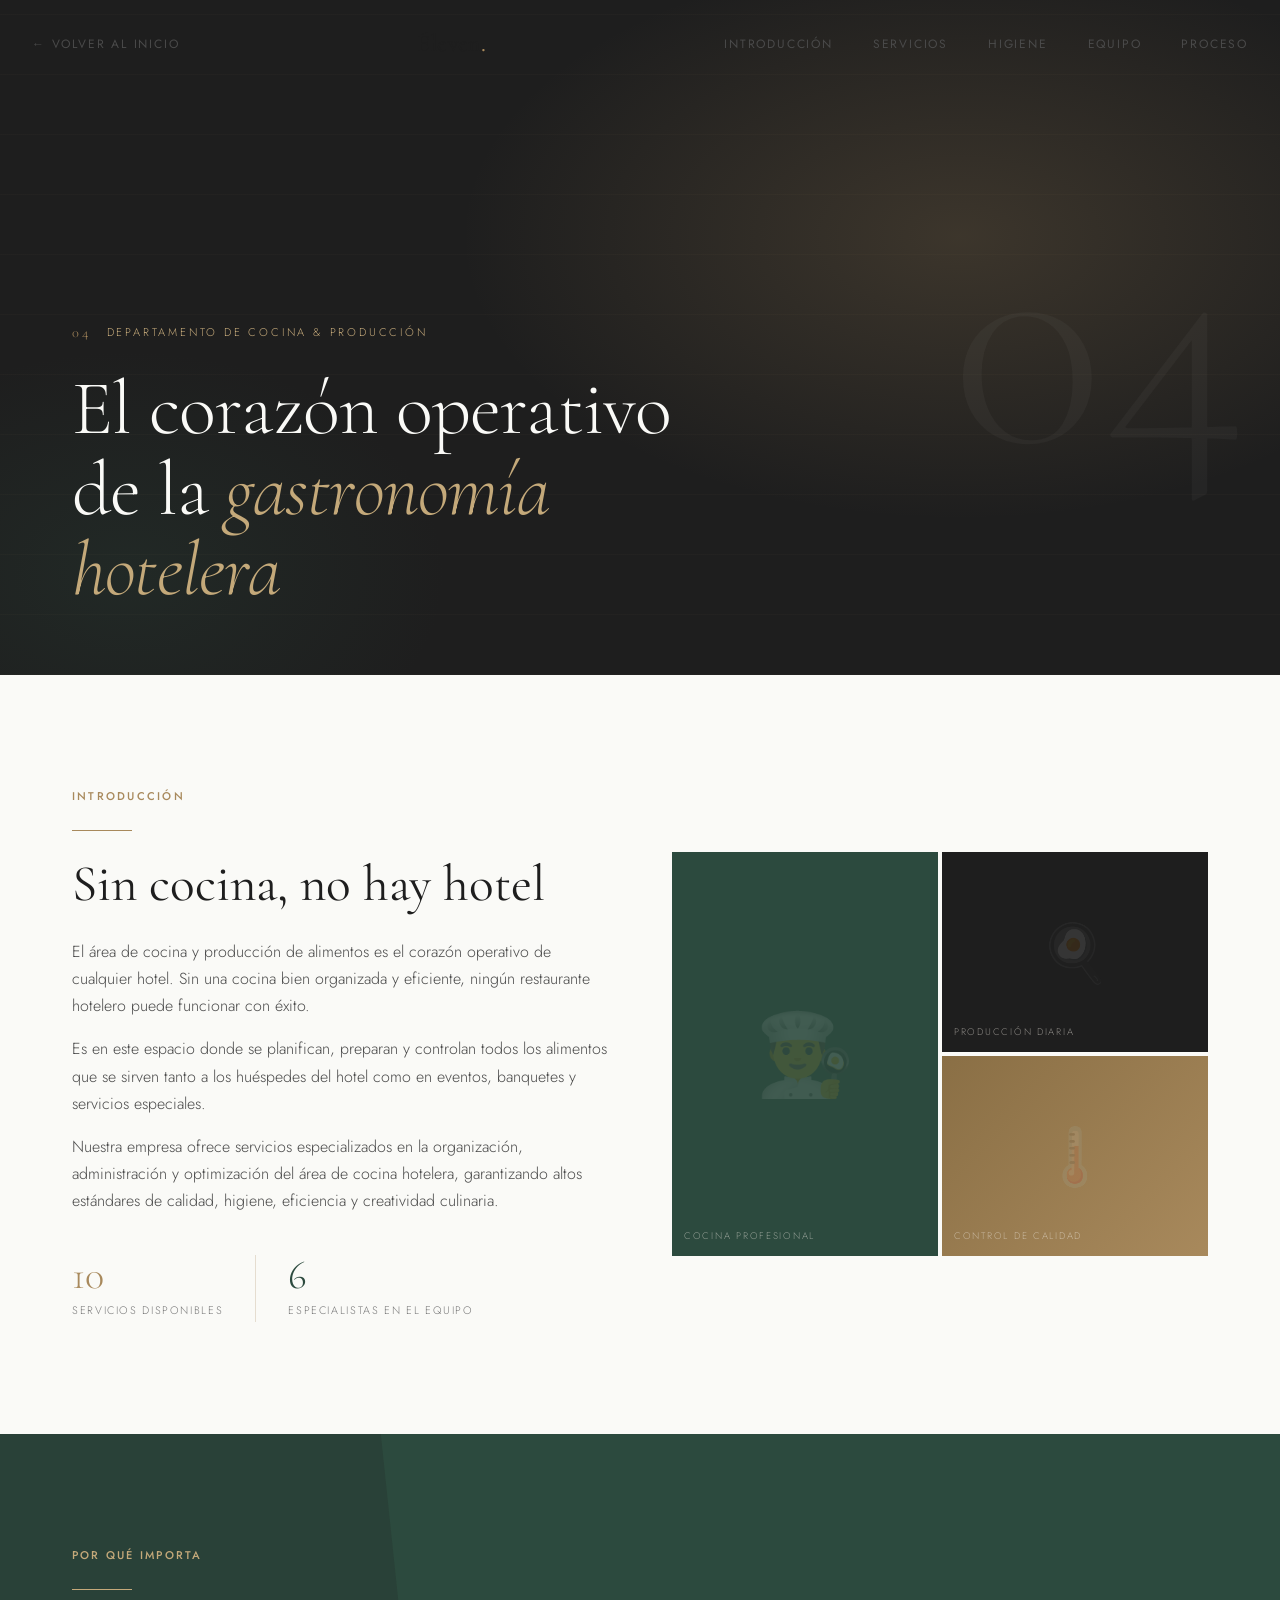
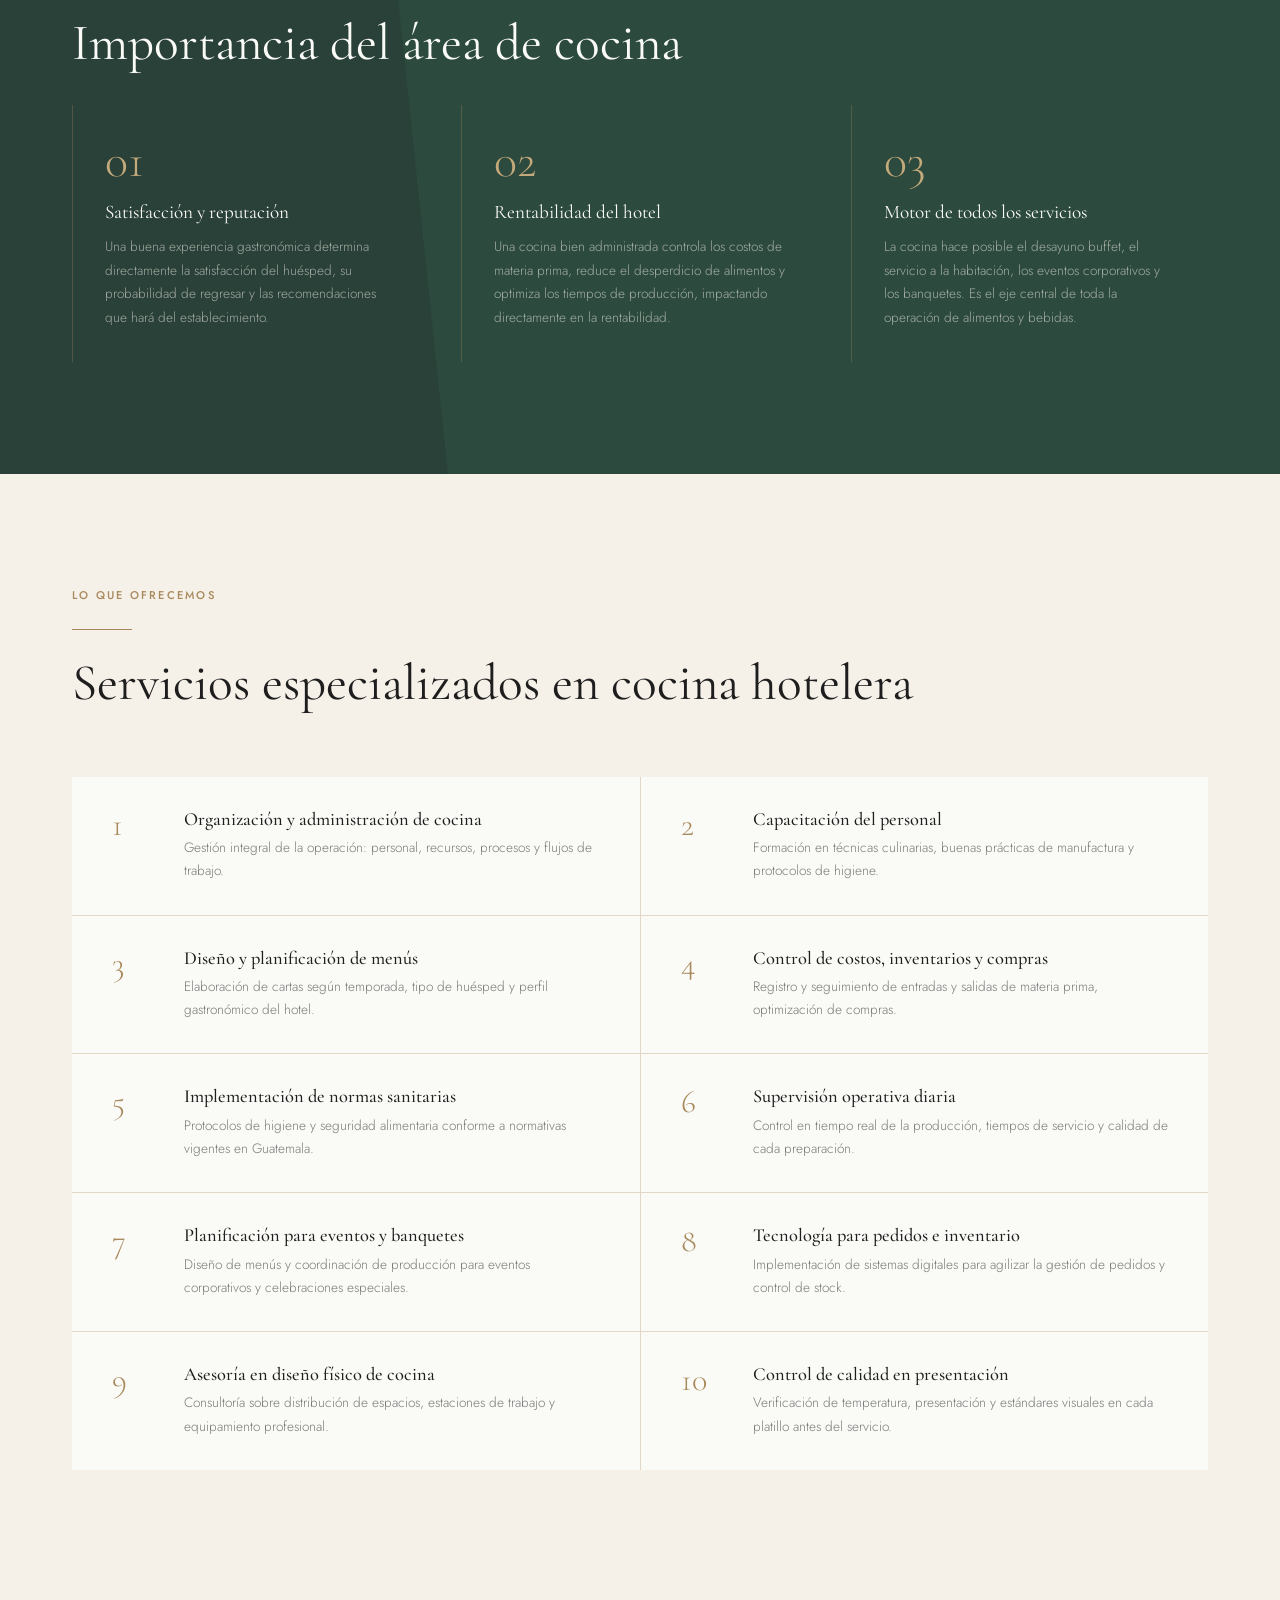
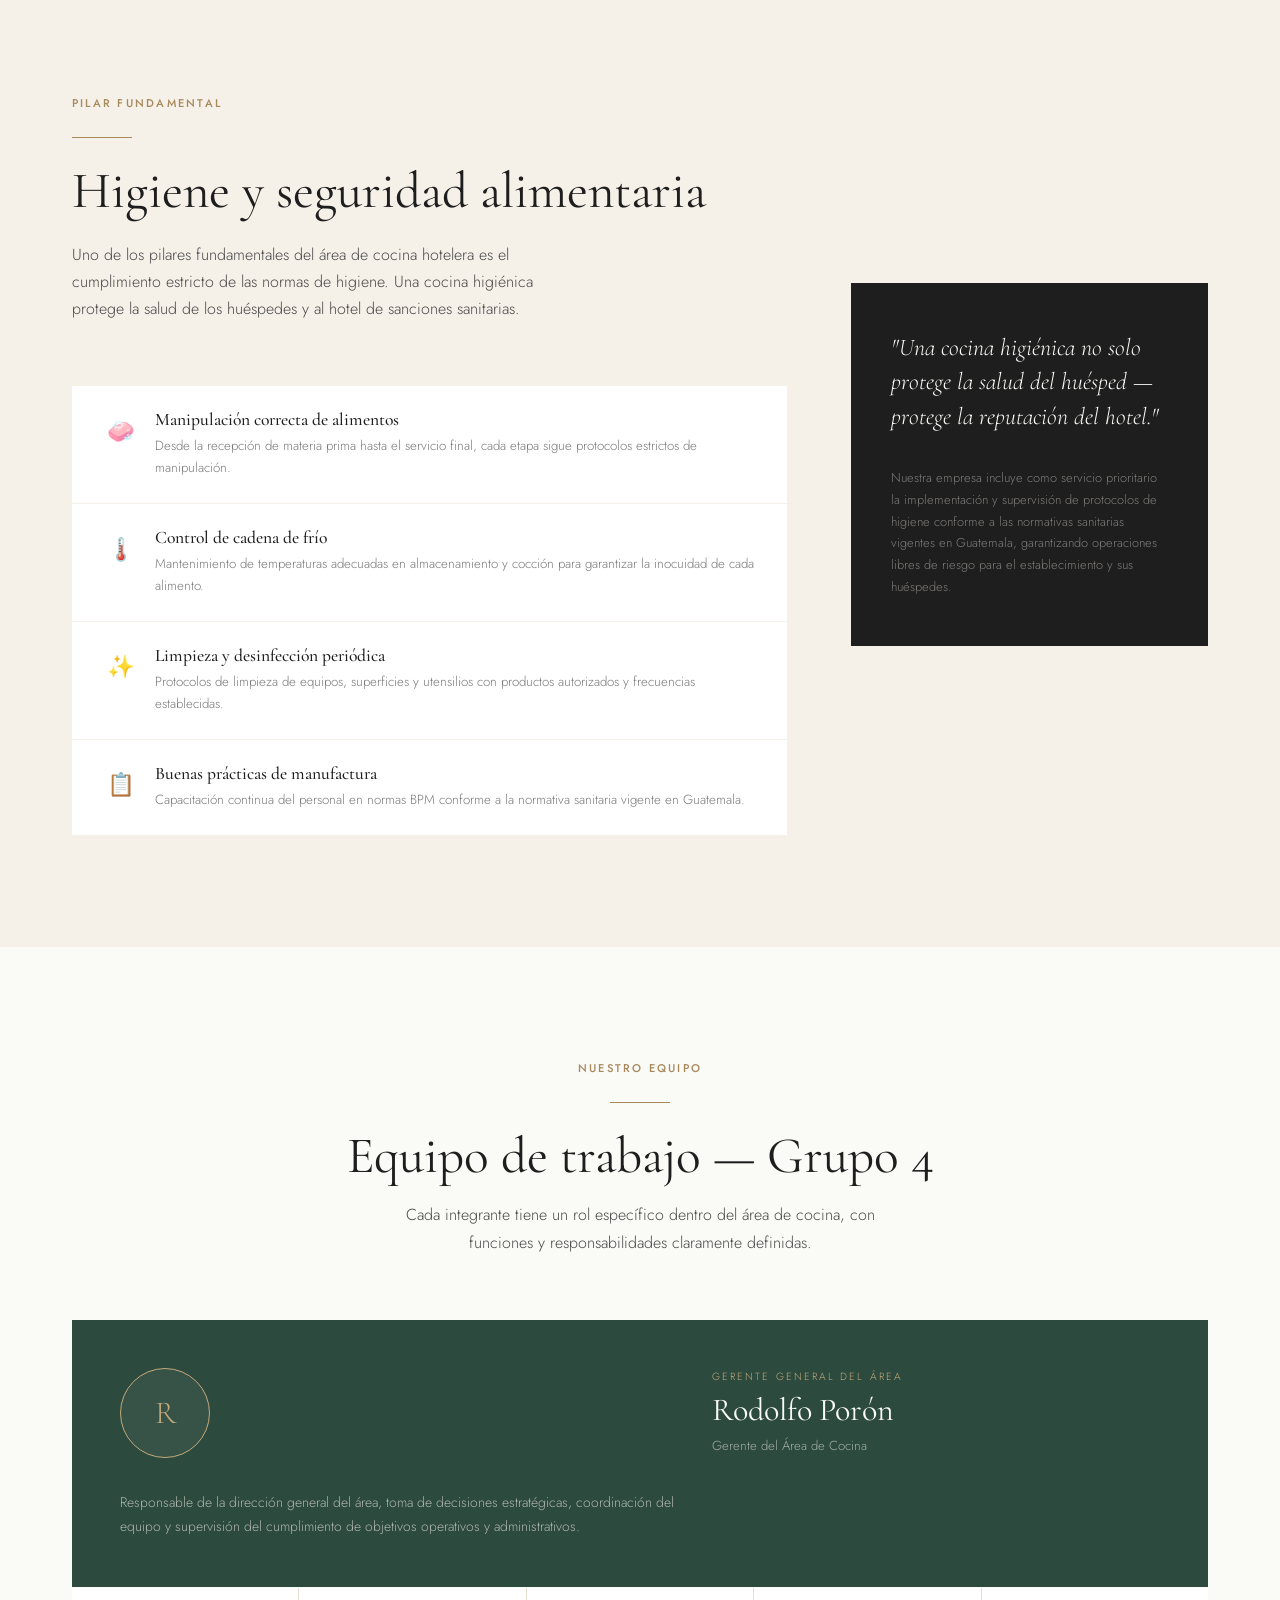
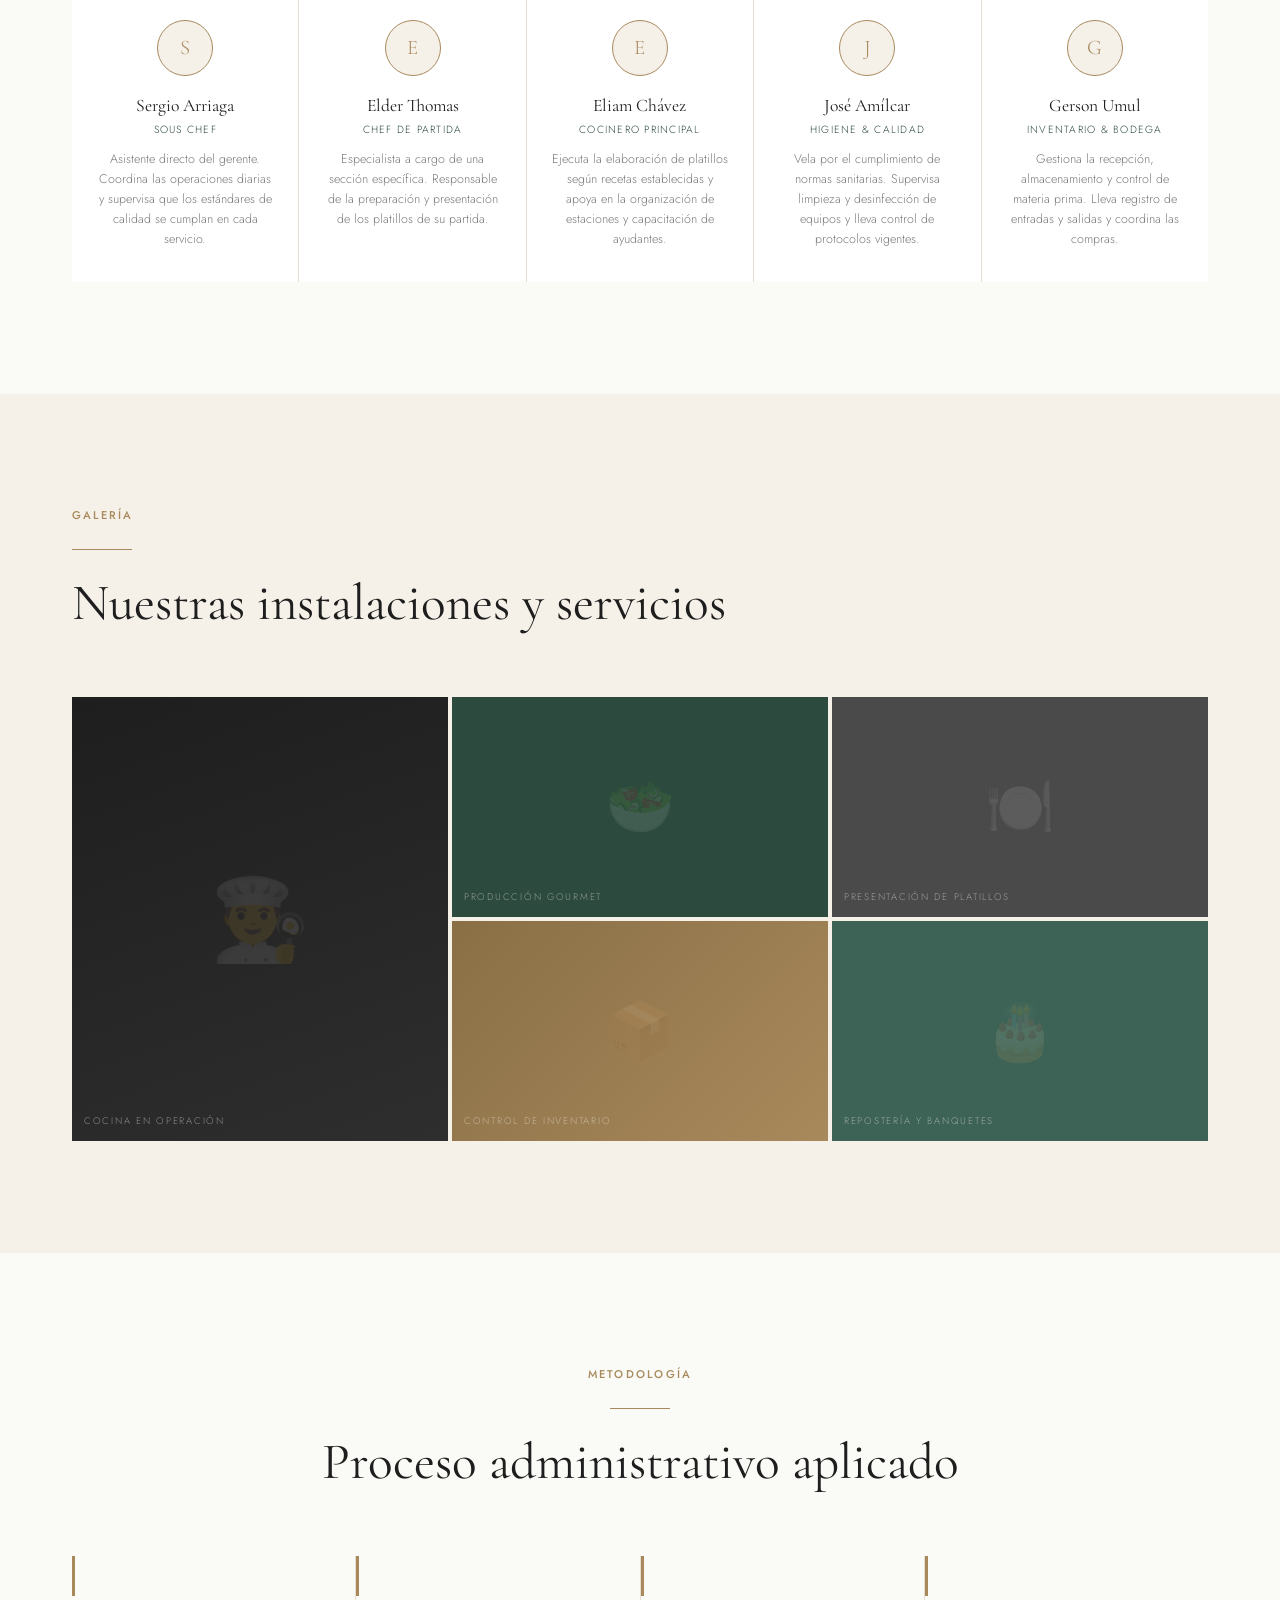
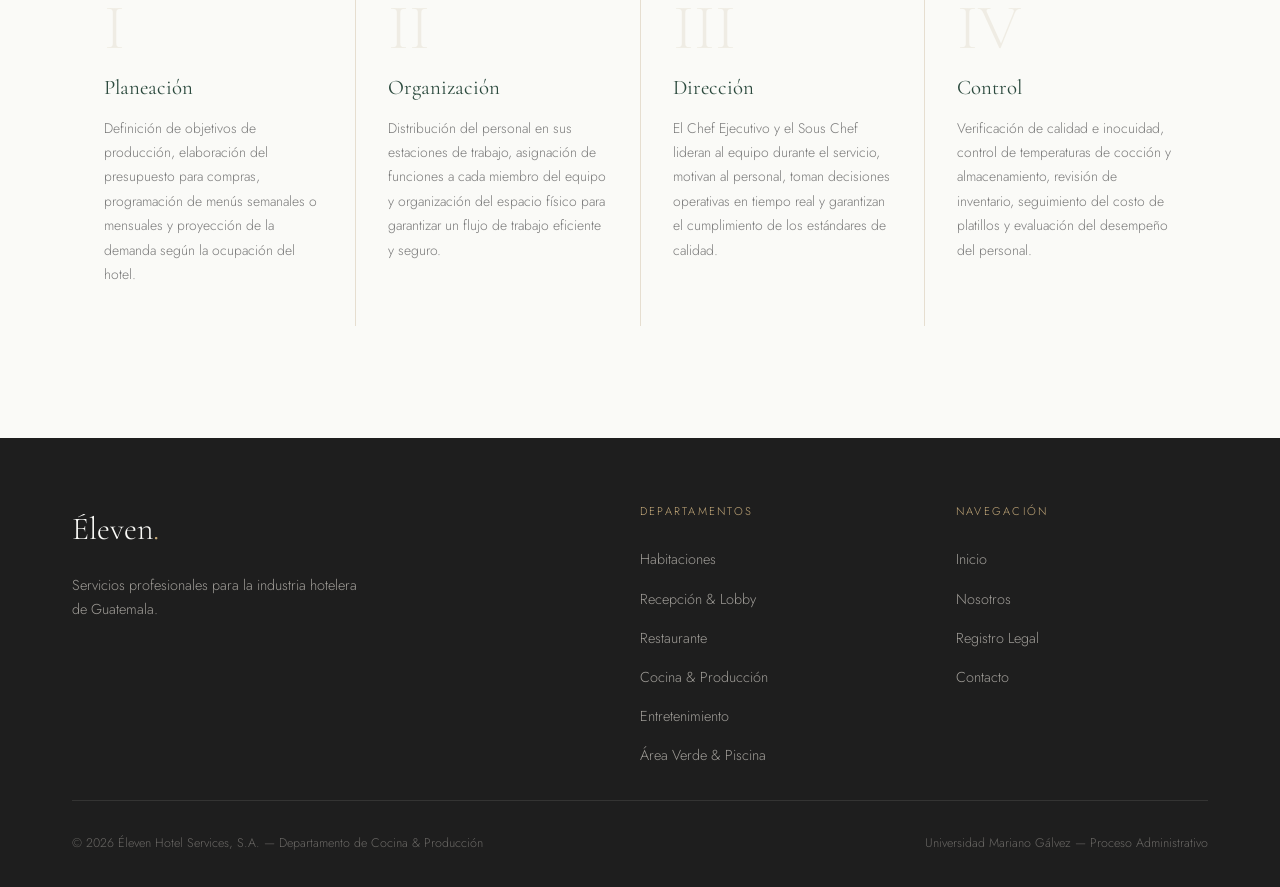
<file: html/grupo4.html>
<!DOCTYPE html>
<html lang="es">
<head>
  <meta charset="UTF-8" />
  <meta name="viewport" content="width=device-width, initial-scale=1.0" />
  <title>Cocina & Producción — Éleven Hotel Services</title>
  <link rel="stylesheet" href="../css/global.css" />
  <style>

    /* ── Page Hero ── */
    .page-hero {
      height: 75vh;
      min-height: 520px;
      background: var(--charcoal);
      display: flex;
      align-items: flex-end;
      padding-bottom: var(--spacing-lg);
      position: relative;
      overflow: hidden;
    }

    .page-hero__bg {
      position: absolute;
      inset: 0;
      background:
        radial-gradient(ellipse 65% 70% at 75% 35%, rgba(168,137,92,0.22) 0%, transparent 60%),
        radial-gradient(ellipse 45% 60% at 10% 85%, rgba(44,74,62,0.25) 0%, transparent 55%);
    }

    .page-hero__lines {
      position: absolute;
      inset: 0;
      opacity: 0.035;
      background-image:
        repeating-linear-gradient(
          0deg,
          var(--bronze) 0px,
          var(--bronze) 1px,
          transparent 1px,
          transparent 60px
        );
    }

    .page-hero__number {
      position: absolute;
      right: var(--spacing-md);
      top: 50%;
      transform: translateY(-50%);
      font-family: var(--font-display);
      font-size: 20rem;
      font-weight: 300;
      color: rgba(245,240,232,0.03);
      line-height: 1;
      pointer-events: none;
    }

    .page-hero__content {
      position: relative;
      z-index: 2;
      max-width: 1200px;
      width: 100%;
      margin: 0 auto;
      padding: 0 var(--spacing-md);
      opacity: 0;
      animation: fadeInUp 0.9s ease 0.3s forwards;
    }

    .page-hero__dept {
      font-size: 0.7rem;
      letter-spacing: 0.25em;
      text-transform: uppercase;
      color: var(--bronze-light);
      display: flex;
      align-items: center;
      gap: 1rem;
      margin-bottom: 1.5rem;
    }

    .page-hero__dept::before {
      content: '04';
      font-family: var(--font-display);
      font-size: 0.9rem;
      color: var(--bronze);
    }

    .page-hero__title {
      font-family: var(--font-display);
      font-size: clamp(3rem, 6vw, 5.5rem);
      font-weight: 300;
      color: var(--cream-light);
      line-height: 1.05;
      max-width: 680px;
    }

    .page-hero__title em {
      font-style: italic;
      color: var(--bronze-light);
    }

    /* ── Intro ── */
    .intro-grid {
      display: grid;
      grid-template-columns: 1fr 1fr;
      gap: var(--spacing-lg);
      align-items: center;
    }

    .intro-visual {
      display: grid;
      grid-template-columns: 1fr 1fr;
      grid-template-rows: 200px 200px;
      gap: 4px;
    }

    .intro-visual__block {
      display: flex;
      align-items: center;
      justify-content: center;
      position: relative;
      overflow: hidden;
    }

    .intro-visual__block:first-child {
      grid-row: 1 / 3;
      background: var(--teal);
    }

    .intro-visual__block:nth-child(2) { background: var(--charcoal); }
    .intro-visual__block:nth-child(3) { background: linear-gradient(135deg, var(--bronze-dark), var(--bronze)); }

    .intro-visual__icon {
      font-size: 3.5rem;
      color: rgba(245,240,232,0.1);
    }

    .intro-visual__block:first-child .intro-visual__icon {
      font-size: 5rem;
    }

    .intro-visual__label {
      position: absolute;
      bottom: 0.75rem;
      left: 0.75rem;
      font-size: 0.6rem;
      letter-spacing: 0.18em;
      text-transform: uppercase;
      color: rgba(245,240,232,0.5);
    }

    /* ── Importance ── */
    .importance-strip {
      background: var(--teal);
      padding: var(--spacing-xl) 0;
      position: relative;
      overflow: hidden;
    }

    .importance-strip::before {
      content: '';
      position: absolute;
      left: 0; top: 0; bottom: 0;
      width: 35%;
      background: rgba(30,30,30,0.2);
      clip-path: polygon(0 0, 85% 0, 100% 100%, 0 100%);
    }

    .importance-strip__grid {
      display: grid;
      grid-template-columns: 1fr 1fr 1fr;
      gap: var(--spacing-md);
      position: relative;
      z-index: 1;
    }

    .importance-card {
      padding: 2rem;
      border-left: 1px solid rgba(168,137,92,0.3);
    }

    .importance-card__num {
      font-family: var(--font-display);
      font-size: 3rem;
      font-weight: 300;
      color: var(--bronze-light);
      line-height: 1;
      margin-bottom: 1rem;
    }

    .importance-card__title {
      font-family: var(--font-display);
      font-size: 1.2rem;
      color: var(--cream-light);
      margin-bottom: 0.75rem;
    }

    .importance-card__text {
      font-size: 0.85rem;
      color: rgba(245,240,232,0.6);
      line-height: 1.75;
    }

    /* ── Services ── */
    .services-list {
      display: grid;
      grid-template-columns: repeat(2, 1fr);
      gap: 1px;
      background: var(--divider);
    }

    .service-item {
      background: var(--cream-light);
      padding: 2rem 2.5rem;
      display: flex;
      align-items: flex-start;
      gap: 1.5rem;
      transition: var(--transition);
    }

    .service-item:hover { background: var(--white); }

    .service-item__num {
      font-family: var(--font-display);
      font-size: 2rem;
      font-weight: 300;
      color: var(--bronze);
      line-height: 1;
      flex-shrink: 0;
      width: 3rem;
    }

    .service-item__content h4 {
      font-family: var(--font-display);
      font-size: 1.15rem;
      font-weight: 500;
      color: var(--charcoal);
      margin-bottom: 0.4rem;
    }

    .service-item__content p {
      font-size: 0.85rem;
      color: var(--slate-light);
    }

    /* ── Hygiene section ── */
    .hygiene {
      background: var(--cream);
      padding: var(--spacing-xl) 0;
    }

    .hygiene__grid {
      display: grid;
      grid-template-columns: 2fr 1fr;
      gap: var(--spacing-lg);
      align-items: center;
    }

    .hygiene__pillars {
      display: flex;
      flex-direction: column;
      gap: 1px;
    }

    .hygiene-pillar {
      background: var(--white);
      padding: 1.5rem 2rem;
      display: flex;
      gap: 1.25rem;
      align-items: flex-start;
      border-left: 3px solid transparent;
      transition: var(--transition);
    }

    .hygiene-pillar:hover {
      border-left-color: var(--bronze);
      box-shadow: var(--shadow-soft);
    }

    .hygiene-pillar__icon {
      font-size: 1.4rem;
      flex-shrink: 0;
      margin-top: 0.1rem;
    }

    .hygiene-pillar__title {
      font-family: var(--font-display);
      font-size: 1.1rem;
      color: var(--charcoal);
      margin-bottom: 0.3rem;
    }

    .hygiene-pillar__text {
      font-size: 0.83rem;
      color: var(--slate-light);
      line-height: 1.65;
    }

    .hygiene__aside {
      background: var(--charcoal);
      padding: 3rem 2.5rem;
      color: var(--cream-light);
    }

    .hygiene__aside-quote {
      font-family: var(--font-display);
      font-size: 1.5rem;
      font-style: italic;
      font-weight: 300;
      line-height: 1.45;
      margin-bottom: 2rem;
    }

    .hygiene__aside-note {
      font-size: 0.8rem;
      color: rgba(245,240,232,0.45);
      line-height: 1.7;
    }

    /* ── Staff ── */
    .staff-featured {
      background: var(--teal);
      padding: 3rem;
      display: grid;
      grid-template-columns: auto 1fr;
      gap: var(--spacing-md);
      align-items: center;
      margin-bottom: 1px;
    }

    .staff-featured__avatar {
      width: 90px; height: 90px;
      border-radius: 50%;
      border: 1px solid var(--bronze-light);
      display: flex;
      align-items: center;
      justify-content: center;
      font-family: var(--font-display);
      font-size: 2rem;
      color: var(--bronze-light);
      background: rgba(245,240,232,0.05);
    }

    .staff-featured__badge {
      font-size: 0.65rem;
      letter-spacing: 0.2em;
      text-transform: uppercase;
      color: var(--bronze-light);
      display: block;
      margin-bottom: 0.4rem;
    }

    .staff-featured__name {
      font-family: var(--font-display);
      font-size: 2rem;
      color: var(--cream-light);
      margin-bottom: 0.4rem;
    }

    .staff-featured__role {
      font-size: 0.82rem;
      color: rgba(245,240,232,0.6);
    }

    .staff-featured__desc {
      font-size: 0.87rem;
      color: rgba(245,240,232,0.65);
      line-height: 1.75;
      max-width: 560px;
    }

    .staff__grid {
      display: grid;
      grid-template-columns: repeat(5, 1fr);
      gap: 1px;
      background: var(--divider);
    }

    .staff-card {
      background: var(--white);
      padding: 2rem 1.5rem;
      text-align: center;
      transition: var(--transition);
      position: relative;
      overflow: hidden;
    }

    .staff-card::before {
      content: '';
      position: absolute;
      top: 0; left: 0; right: 0;
      height: 3px;
      background: var(--bronze);
      transform: scaleX(0);
      transform-origin: left;
      transition: var(--transition);
    }

    .staff-card:hover::before { transform: scaleX(1); }
    .staff-card:hover { box-shadow: var(--shadow-card); z-index: 2; }

    .staff-card__avatar {
      width: 56px; height: 56px;
      border-radius: 50%;
      border: 1px solid var(--bronze);
      margin: 0 auto 1.25rem;
      display: flex;
      align-items: center;
      justify-content: center;
      font-family: var(--font-display);
      font-size: 1.3rem;
      color: var(--bronze);
      background: var(--cream);
    }

    .staff-card__name {
      font-family: var(--font-display);
      font-size: 1.1rem;
      color: var(--charcoal);
      margin-bottom: 0.3rem;
    }

    .staff-card__role {
      font-size: 0.65rem;
      letter-spacing: 0.12em;
      text-transform: uppercase;
      color: var(--teal);
      display: block;
      margin-bottom: 0.75rem;
    }

    .staff-card__resp {
      font-size: 0.78rem;
      color: var(--slate-light);
      line-height: 1.6;
    }

    /* ── Process ── */
    .process-blocks {
      display: grid;
      grid-template-columns: repeat(4, 1fr);
      gap: 1px;
      background: var(--divider);
    }

    .process-block {
      background: var(--cream-light);
      padding: 2.5rem 2rem;
      position: relative;
    }

    .process-block__accent {
      position: absolute;
      top: 0; left: 0;
      width: 3px; height: 40px;
      background: var(--bronze);
    }

    .process-block__phase {
      font-family: var(--font-display);
      font-size: 4rem;
      font-weight: 300;
      color: rgba(168,137,92,0.12);
      line-height: 1;
      margin-bottom: 1rem;
    }

    .process-block__title {
      font-family: var(--font-display);
      font-size: 1.3rem;
      color: var(--teal);
      margin-bottom: 1rem;
    }

    .process-block__text {
      font-size: 0.87rem;
      color: var(--slate-light);
      line-height: 1.75;
    }

    /* ── Gallery ── */
    .gallery__grid {
      display: grid;
      grid-template-columns: 1fr 1fr 1fr;
      grid-template-rows: 220px 220px;
      gap: 4px;
    }

    .gallery-item {
      display: flex;
      align-items: center;
      justify-content: center;
      position: relative;
      overflow: hidden;
    }

    .gallery-item:first-child {
      grid-row: 1 / 3;
      grid-column: 1 / 2;
    }

    .gallery-item__icon {
      font-size: 3.5rem;
      color: rgba(245,240,232,0.1);
    }

    .gallery-item:first-child .gallery-item__icon { font-size: 5rem; }

    .gallery-item__label {
      position: absolute;
      bottom: 0.75rem;
      left: 0.75rem;
      font-size: 0.6rem;
      letter-spacing: 0.18em;
      text-transform: uppercase;
      color: rgba(245,240,232,0.5);
    }

    /* Animations */
    @keyframes fadeInUp {
      from { opacity:0; transform:translateY(24px); }
      to   { opacity:1; transform:translateY(0); }
    }

    @media (max-width: 1000px) {
      .staff__grid { grid-template-columns: repeat(3, 1fr); }
    }

    @media (max-width: 900px) {
      .intro-grid        { grid-template-columns: 1fr; }
      .importance-strip__grid { grid-template-columns: 1fr; }
      .services-list     { grid-template-columns: 1fr; }
      .hygiene__grid     { grid-template-columns: 1fr; }
      .process-blocks    { grid-template-columns: 1fr 1fr; }
      .gallery__grid     { grid-template-columns: 1fr 1fr; grid-template-rows: auto; }
      .gallery-item:first-child { grid-row: auto; grid-column: auto; }
    }

    @media (max-width: 600px) {
      .staff__grid    { grid-template-columns: 1fr 1fr; }
      .process-blocks { grid-template-columns: 1fr; }
    }
  </style>
</head>
<body>

  <!-- NAV -->
  <nav class="nav">
    <a href="../index.html" class="nav__back">← Volver al inicio</a>
    <div class="nav__logo">Éleven<span>.</span></div>
    <div class="nav__links">
      <a href="#introduccion">Introducción</a>
      <a href="#servicios">Servicios</a>
      <a href="#higiene">Higiene</a>
      <a href="#equipo">Equipo</a>
      <a href="#proceso">Proceso</a>
    </div>
  </nav>

  <!-- HERO -->
  <section class="page-hero">
    <div class="page-hero__bg"></div>
    <div class="page-hero__lines"></div>
    <div class="page-hero__number">04</div>
    <div class="page-hero__content">
      <p class="page-hero__dept">Departamento de Cocina & Producción</p>
      <h1 class="page-hero__title">
        El corazón operativo<br>de la <em>gastronomía hotelera</em>
      </h1>
    </div>
  </section>

  <!-- INTRO -->
  <section class="section" id="introduccion">
    <div class="container">
      <div class="intro-grid">
        <div class="fade-up">
          <p class="label">Introducción</p>
          <div class="divider-line"></div>
          <h2>Sin cocina, no hay hotel</h2>
          <p style="margin-top:1.5rem;">
            El área de cocina y producción de alimentos es el corazón operativo de cualquier hotel. Sin una cocina bien organizada y eficiente, ningún restaurante hotelero puede funcionar con éxito.
          </p>
          <p style="margin-top:1rem;">
            Es en este espacio donde se planifican, preparan y controlan todos los alimentos que se sirven tanto a los huéspedes del hotel como en eventos, banquetes y servicios especiales.
          </p>
          <p style="margin-top:1rem;">
            Nuestra empresa ofrece servicios especializados en la organización, administración y optimización del área de cocina hotelera, garantizando altos estándares de calidad, higiene, eficiencia y creatividad culinaria.
          </p>
          <div style="display:flex; gap:2rem; margin-top:2.5rem;">
            <div>
              <span style="font-family:var(--font-display); font-size:2.5rem; color:var(--bronze); display:block; line-height:1;">10</span>
              <span style="font-size:0.68rem; letter-spacing:0.15em; text-transform:uppercase; color:var(--slate-light);">Servicios disponibles</span>
            </div>
            <div style="width:1px; background:var(--divider);"></div>
            <div>
              <span style="font-family:var(--font-display); font-size:2.5rem; color:var(--teal); display:block; line-height:1;">6</span>
              <span style="font-size:0.68rem; letter-spacing:0.15em; text-transform:uppercase; color:var(--slate-light);">Especialistas en el equipo</span>
            </div>
          </div>
        </div>
        <div class="intro-visual fade-up fade-up-delay-2">
          <div class="intro-visual__block">
            <div class="intro-visual__icon">👨‍🍳</div>
            <span class="intro-visual__label">Cocina profesional</span>
          </div>
          <div class="intro-visual__block">
            <div class="intro-visual__icon">🍳</div>
            <span class="intro-visual__label">Producción diaria</span>
          </div>
          <div class="intro-visual__block">
            <div class="intro-visual__icon">🌡️</div>
            <span class="intro-visual__label">Control de calidad</span>
          </div>
        </div>
      </div>
    </div>
  </section>

  <!-- IMPORTANCE -->
  <section class="importance-strip">
    <div class="container">
      <div class="section-header fade-up" style="margin-bottom:var(--spacing-md);">
        <p class="label" style="color:var(--bronze-light);">Por qué importa</p>
        <div class="divider-line" style="background:var(--bronze-light);"></div>
        <h2 style="color:var(--cream-light);">Importancia del área de cocina</h2>
      </div>
      <div class="importance-strip__grid">
        <div class="importance-card fade-up">
          <div class="importance-card__num">01</div>
          <h3 class="importance-card__title">Satisfacción y reputación</h3>
          <p class="importance-card__text">Una buena experiencia gastronómica determina directamente la satisfacción del huésped, su probabilidad de regresar y las recomendaciones que hará del establecimiento.</p>
        </div>
        <div class="importance-card fade-up fade-up-delay-1">
          <div class="importance-card__num">02</div>
          <h3 class="importance-card__title">Rentabilidad del hotel</h3>
          <p class="importance-card__text">Una cocina bien administrada controla los costos de materia prima, reduce el desperdicio de alimentos y optimiza los tiempos de producción, impactando directamente en la rentabilidad.</p>
        </div>
        <div class="importance-card fade-up fade-up-delay-2">
          <div class="importance-card__num">03</div>
          <h3 class="importance-card__title">Motor de todos los servicios</h3>
          <p class="importance-card__text">La cocina hace posible el desayuno buffet, el servicio a la habitación, los eventos corporativos y los banquetes. Es el eje central de toda la operación de alimentos y bebidas.</p>
        </div>
      </div>
    </div>
  </section>

  <!-- SERVICES -->
  <section class="section section--alt" id="servicios">
    <div class="container">
      <div class="section-header fade-up">
        <p class="label">Lo que ofrecemos</p>
        <div class="divider-line"></div>
        <h2>Servicios especializados en cocina hotelera</h2>
      </div>
      <div class="services-list">
        <div class="service-item fade-up">
          <span class="service-item__num">1</span>
          <div class="service-item__content">
            <h4>Organización y administración de cocina</h4>
            <p>Gestión integral de la operación: personal, recursos, procesos y flujos de trabajo.</p>
          </div>
        </div>
        <div class="service-item fade-up fade-up-delay-1">
          <span class="service-item__num">2</span>
          <div class="service-item__content">
            <h4>Capacitación del personal</h4>
            <p>Formación en técnicas culinarias, buenas prácticas de manufactura y protocolos de higiene.</p>
          </div>
        </div>
        <div class="service-item fade-up fade-up-delay-2">
          <span class="service-item__num">3</span>
          <div class="service-item__content">
            <h4>Diseño y planificación de menús</h4>
            <p>Elaboración de cartas según temporada, tipo de huésped y perfil gastronómico del hotel.</p>
          </div>
        </div>
        <div class="service-item fade-up fade-up-delay-3">
          <span class="service-item__num">4</span>
          <div class="service-item__content">
            <h4>Control de costos, inventarios y compras</h4>
            <p>Registro y seguimiento de entradas y salidas de materia prima, optimización de compras.</p>
          </div>
        </div>
        <div class="service-item fade-up">
          <span class="service-item__num">5</span>
          <div class="service-item__content">
            <h4>Implementación de normas sanitarias</h4>
            <p>Protocolos de higiene y seguridad alimentaria conforme a normativas vigentes en Guatemala.</p>
          </div>
        </div>
        <div class="service-item fade-up fade-up-delay-1">
          <span class="service-item__num">6</span>
          <div class="service-item__content">
            <h4>Supervisión operativa diaria</h4>
            <p>Control en tiempo real de la producción, tiempos de servicio y calidad de cada preparación.</p>
          </div>
        </div>
        <div class="service-item fade-up fade-up-delay-2">
          <span class="service-item__num">7</span>
          <div class="service-item__content">
            <h4>Planificación para eventos y banquetes</h4>
            <p>Diseño de menús y coordinación de producción para eventos corporativos y celebraciones especiales.</p>
          </div>
        </div>
        <div class="service-item fade-up fade-up-delay-3">
          <span class="service-item__num">8</span>
          <div class="service-item__content">
            <h4>Tecnología para pedidos e inventario</h4>
            <p>Implementación de sistemas digitales para agilizar la gestión de pedidos y control de stock.</p>
          </div>
        </div>
        <div class="service-item fade-up">
          <span class="service-item__num">9</span>
          <div class="service-item__content">
            <h4>Asesoría en diseño físico de cocina</h4>
            <p>Consultoría sobre distribución de espacios, estaciones de trabajo y equipamiento profesional.</p>
          </div>
        </div>
        <div class="service-item fade-up fade-up-delay-1">
          <span class="service-item__num">10</span>
          <div class="service-item__content">
            <h4>Control de calidad en presentación</h4>
            <p>Verificación de temperatura, presentación y estándares visuales en cada platillo antes del servicio.</p>
          </div>
        </div>
      </div>
    </div>
  </section>

  <!-- HYGIENE -->
  <section class="hygiene" id="higiene">
    <div class="container">
      <div class="hygiene__grid">
        <div>
          <div class="section-header fade-up">
            <p class="label">Pilar fundamental</p>
            <div class="divider-line"></div>
            <h2>Higiene y seguridad alimentaria</h2>
            <p style="margin-top:1.25rem; max-width:500px;">
              Uno de los pilares fundamentales del área de cocina hotelera es el cumplimiento estricto de las normas de higiene. Una cocina higiénica protege la salud de los huéspedes y al hotel de sanciones sanitarias.
            </p>
          </div>
          <div class="hygiene__pillars fade-up fade-up-delay-1" style="margin-top:2rem;">
            <div class="hygiene-pillar">
              <div class="hygiene-pillar__icon">🧼</div>
              <div>
                <h4 class="hygiene-pillar__title">Manipulación correcta de alimentos</h4>
                <p class="hygiene-pillar__text">Desde la recepción de materia prima hasta el servicio final, cada etapa sigue protocolos estrictos de manipulación.</p>
              </div>
            </div>
            <div class="hygiene-pillar">
              <div class="hygiene-pillar__icon">🌡️</div>
              <div>
                <h4 class="hygiene-pillar__title">Control de cadena de frío</h4>
                <p class="hygiene-pillar__text">Mantenimiento de temperaturas adecuadas en almacenamiento y cocción para garantizar la inocuidad de cada alimento.</p>
              </div>
            </div>
            <div class="hygiene-pillar">
              <div class="hygiene-pillar__icon">✨</div>
              <div>
                <h4 class="hygiene-pillar__title">Limpieza y desinfección periódica</h4>
                <p class="hygiene-pillar__text">Protocolos de limpieza de equipos, superficies y utensilios con productos autorizados y frecuencias establecidas.</p>
              </div>
            </div>
            <div class="hygiene-pillar">
              <div class="hygiene-pillar__icon">📋</div>
              <div>
                <h4 class="hygiene-pillar__title">Buenas prácticas de manufactura</h4>
                <p class="hygiene-pillar__text">Capacitación continua del personal en normas BPM conforme a la normativa sanitaria vigente en Guatemala.</p>
              </div>
            </div>
          </div>
        </div>
        <div class="hygiene__aside fade-up fade-up-delay-2">
          <blockquote class="hygiene__aside-quote">
            "Una cocina higiénica no solo protege la salud del huésped — protege la reputación del hotel."
          </blockquote>
          <p class="hygiene__aside-note">
            Nuestra empresa incluye como servicio prioritario la implementación y supervisión de protocolos de higiene conforme a las normativas sanitarias vigentes en Guatemala, garantizando operaciones libres de riesgo para el establecimiento y sus huéspedes.
          </p>
        </div>
      </div>
    </div>
  </section>

  <!-- STAFF -->
  <section class="section" id="equipo">
    <div class="container">
      <div class="section-header section-header--center fade-up">
        <p class="label">Nuestro equipo</p>
        <div class="divider-line divider-line--center"></div>
        <h2>Equipo de trabajo — Grupo 4</h2>
        <p style="max-width:500px; margin:1rem auto 0;">Cada integrante tiene un rol específico dentro del área de cocina, con funciones y responsabilidades claramente definidas.</p>
      </div>

      <!-- Gerente featured -->
      <div class="staff-featured fade-up" style="margin-top:var(--spacing-md);">
        <div class="staff-featured__avatar">R</div>
        <div>
          <span class="staff-featured__badge">Gerente General del Área</span>
          <h3 class="staff-featured__name">Rodolfo Porón</h3>
          <p class="staff-featured__role">Gerente del Área de Cocina</p>
        </div>
        <div>
          <p class="staff-featured__desc">
            Responsable de la dirección general del área, toma de decisiones estratégicas, coordinación del equipo y supervisión del cumplimiento de objetivos operativos y administrativos.
          </p>
        </div>
      </div>

      <!-- Resto del equipo -->
      <div class="staff__grid">
        <div class="staff-card fade-up">
          <div class="staff-card__avatar">S</div>
          <h3 class="staff-card__name">Sergio Arriaga</h3>
          <span class="staff-card__role">Sous Chef</span>
          <p class="staff-card__resp">Asistente directo del gerente. Coordina las operaciones diarias y supervisa que los estándares de calidad se cumplan en cada servicio.</p>
        </div>
        <div class="staff-card fade-up fade-up-delay-1">
          <div class="staff-card__avatar">E</div>
          <h3 class="staff-card__name">Elder Thomas</h3>
          <span class="staff-card__role">Chef de Partida</span>
          <p class="staff-card__resp">Especialista a cargo de una sección específica. Responsable de la preparación y presentación de los platillos de su partida.</p>
        </div>
        <div class="staff-card fade-up fade-up-delay-2">
          <div class="staff-card__avatar">E</div>
          <h3 class="staff-card__name">Eliam Chávez</h3>
          <span class="staff-card__role">Cocinero Principal</span>
          <p class="staff-card__resp">Ejecuta la elaboración de platillos según recetas establecidas y apoya en la organización de estaciones y capacitación de ayudantes.</p>
        </div>
        <div class="staff-card fade-up fade-up-delay-3">
          <div class="staff-card__avatar">J</div>
          <h3 class="staff-card__name">José Amílcar</h3>
          <span class="staff-card__role">Higiene & Calidad</span>
          <p class="staff-card__resp">Vela por el cumplimiento de normas sanitarias. Supervisa limpieza y desinfección de equipos y lleva control de protocolos vigentes.</p>
        </div>
        <div class="staff-card fade-up fade-up-delay-4">
          <div class="staff-card__avatar">G</div>
          <h3 class="staff-card__name">Gerson Umul</h3>
          <span class="staff-card__role">Inventario & Bodega</span>
          <p class="staff-card__resp">Gestiona la recepción, almacenamiento y control de materia prima. Lleva registro de entradas y salidas y coordina las compras.</p>
        </div>
      </div>
    </div>
  </section>

  <!-- GALLERY -->
  <section class="section section--alt" id="galeria">
    <div class="container">
      <div class="section-header fade-up">
        <p class="label">Galería</p>
        <div class="divider-line"></div>
        <h2>Nuestras instalaciones y servicios</h2>
      </div>
      <div class="gallery__grid fade-up">
        <div class="gallery-item" style="background: linear-gradient(160deg, var(--charcoal) 0%, #2e2e2e 100%);">
          <div class="gallery-item__icon">👨‍🍳</div>
          <span class="gallery-item__label">Cocina en operación</span>
        </div>
        <div class="gallery-item" style="background: var(--teal);">
          <div class="gallery-item__icon">🥗</div>
          <span class="gallery-item__label">Producción gourmet</span>
        </div>
        <div class="gallery-item" style="background: var(--slate);">
          <div class="gallery-item__icon">🍽️</div>
          <span class="gallery-item__label">Presentación de platillos</span>
        </div>
        <div class="gallery-item" style="background: linear-gradient(135deg, var(--bronze-dark), var(--bronze));">
          <div class="gallery-item__icon">📦</div>
          <span class="gallery-item__label">Control de inventario</span>
        </div>
        <div class="gallery-item" style="background: var(--teal-light);">
          <div class="gallery-item__icon">🎂</div>
          <span class="gallery-item__label">Repostería y banquetes</span>
        </div>
      </div>
    </div>
  </section>

  <!-- PROCESS -->
  <section class="section" id="proceso">
    <div class="container">
      <div class="section-header section-header--center fade-up">
        <p class="label">Metodología</p>
        <div class="divider-line divider-line--center"></div>
        <h2>Proceso administrativo aplicado</h2>
      </div>
      <div class="process-blocks" style="margin-top:var(--spacing-md);">
        <div class="process-block fade-up">
          <div class="process-block__accent"></div>
          <div class="process-block__phase">I</div>
          <h3 class="process-block__title">Planeación</h3>
          <p class="process-block__text">Definición de objetivos de producción, elaboración del presupuesto para compras, programación de menús semanales o mensuales y proyección de la demanda según la ocupación del hotel.</p>
        </div>
        <div class="process-block fade-up fade-up-delay-1">
          <div class="process-block__accent"></div>
          <div class="process-block__phase">II</div>
          <h3 class="process-block__title">Organización</h3>
          <p class="process-block__text">Distribución del personal en sus estaciones de trabajo, asignación de funciones a cada miembro del equipo y organización del espacio físico para garantizar un flujo de trabajo eficiente y seguro.</p>
        </div>
        <div class="process-block fade-up fade-up-delay-2">
          <div class="process-block__accent"></div>
          <div class="process-block__phase">III</div>
          <h3 class="process-block__title">Dirección</h3>
          <p class="process-block__text">El Chef Ejecutivo y el Sous Chef lideran al equipo durante el servicio, motivan al personal, toman decisiones operativas en tiempo real y garantizan el cumplimiento de los estándares de calidad.</p>
        </div>
        <div class="process-block fade-up fade-up-delay-3">
          <div class="process-block__accent"></div>
          <div class="process-block__phase">IV</div>
          <h3 class="process-block__title">Control</h3>
          <p class="process-block__text">Verificación de calidad e inocuidad, control de temperaturas de cocción y almacenamiento, revisión de inventario, seguimiento del costo de platillos y evaluación del desempeño del personal.</p>
        </div>
      </div>
    </div>
  </section>

  <!-- FOOTER -->
  <footer class="footer">
    <div class="container">
      <div class="footer__grid">
        <div>
          <div class="footer__logo">Éleven<span>.</span></div>
          <p class="footer__desc">Servicios profesionales para la industria hotelera de Guatemala.</p>
        </div>
        <div>
          <p class="footer__heading">Departamentos</p>
          <ul class="footer__links">
            <li><a href="grupo1.html">Habitaciones</a></li>
            <li><a href="grupo2.html">Recepción & Lobby</a></li>
            <li><a href="grupo3.html">Restaurante</a></li>
            <li><a href="grupo4.html">Cocina & Producción</a></li>
            <li><a href="grupo5.html">Entretenimiento</a></li>
            <li><a href="grupo6.html">Área Verde & Piscina</a></li>
          </ul>
        </div>
        <div>
          <p class="footer__heading">Navegación</p>
          <ul class="footer__links">
            <li><a href="../index.html">Inicio</a></li>
            <li><a href="../index.html#nosotros">Nosotros</a></li>
            <li><a href="../index.html#registro">Registro Legal</a></li>
            <li><a href="../index.html#contacto">Contacto</a></li>
          </ul>
        </div>
      </div>
      <div class="footer__bottom">
        <span>© 2026 Éleven Hotel Services, S.A. — Departamento de Cocina & Producción</span>
        <span>Universidad Mariano Gálvez — Proceso Administrativo</span>
      </div>
    </div>
  </footer>

  <script src="../js/global.js"></script>
</body>
</html>
</file>
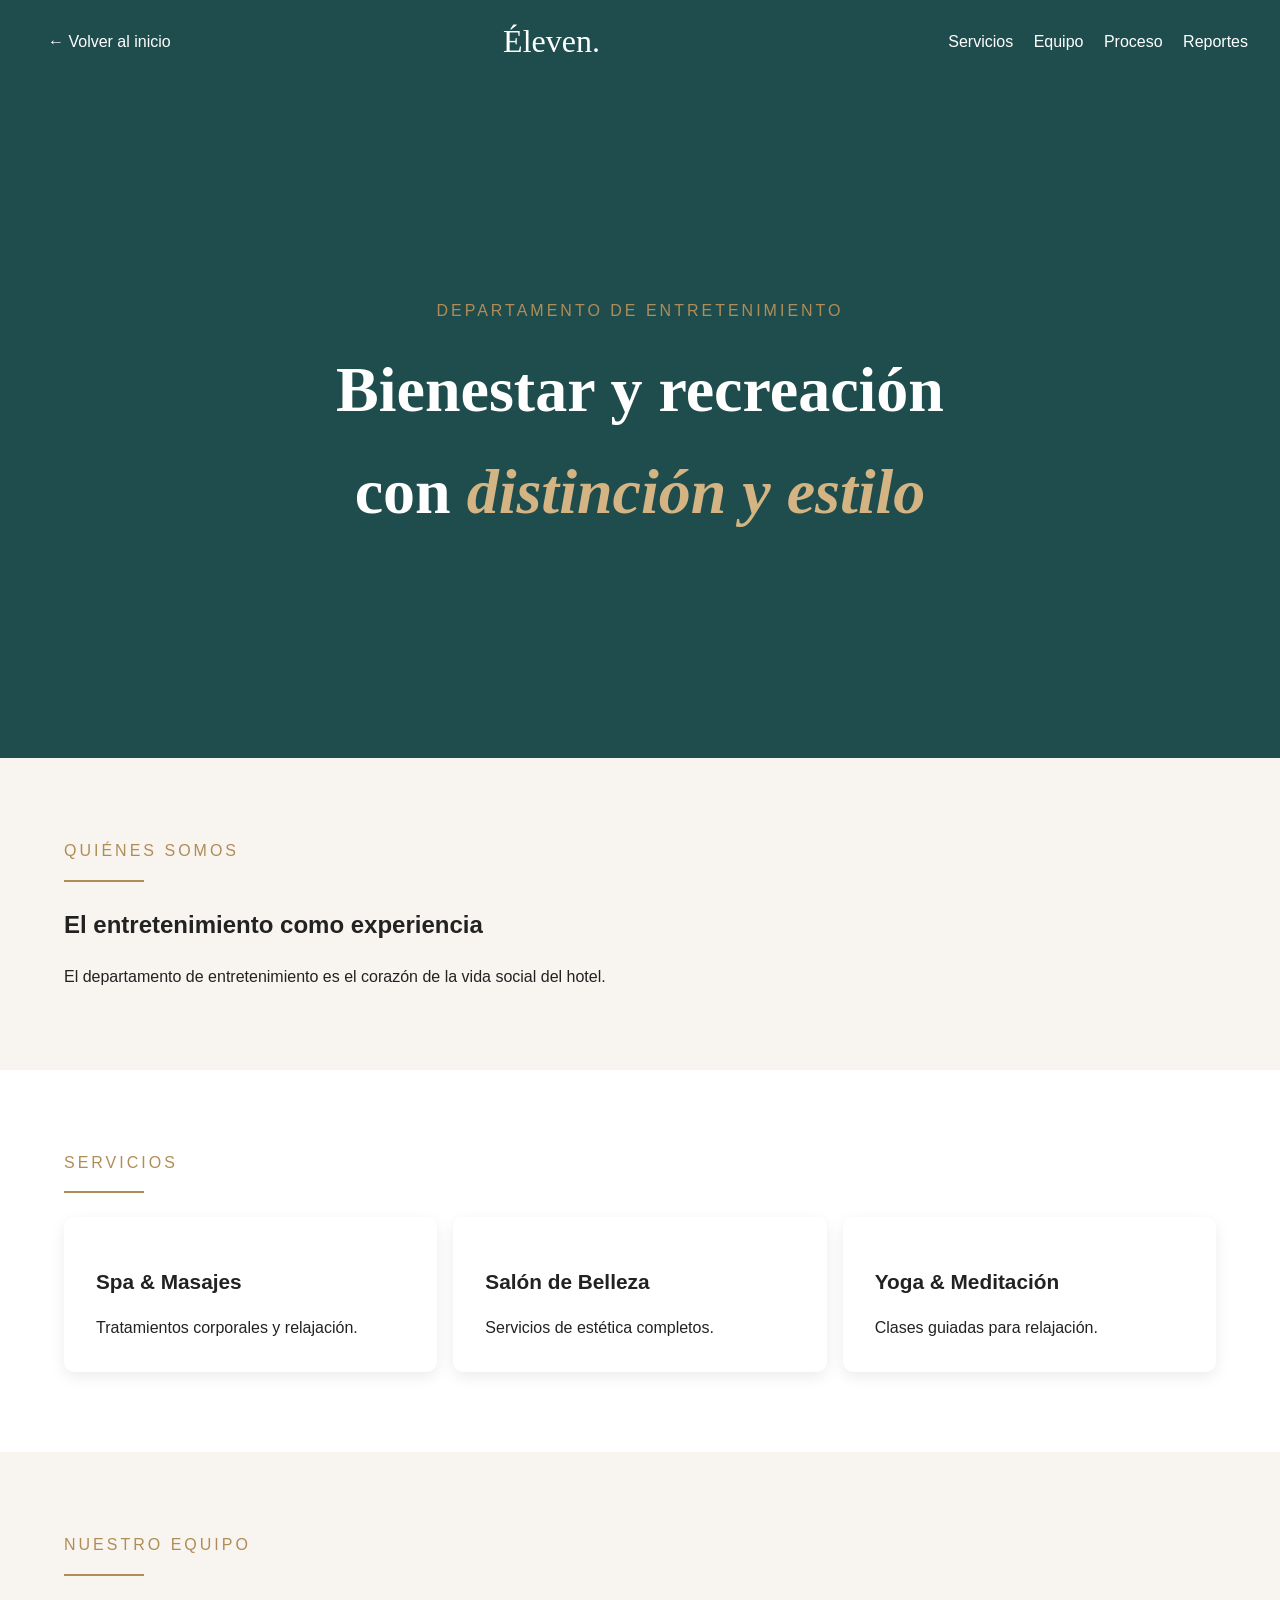
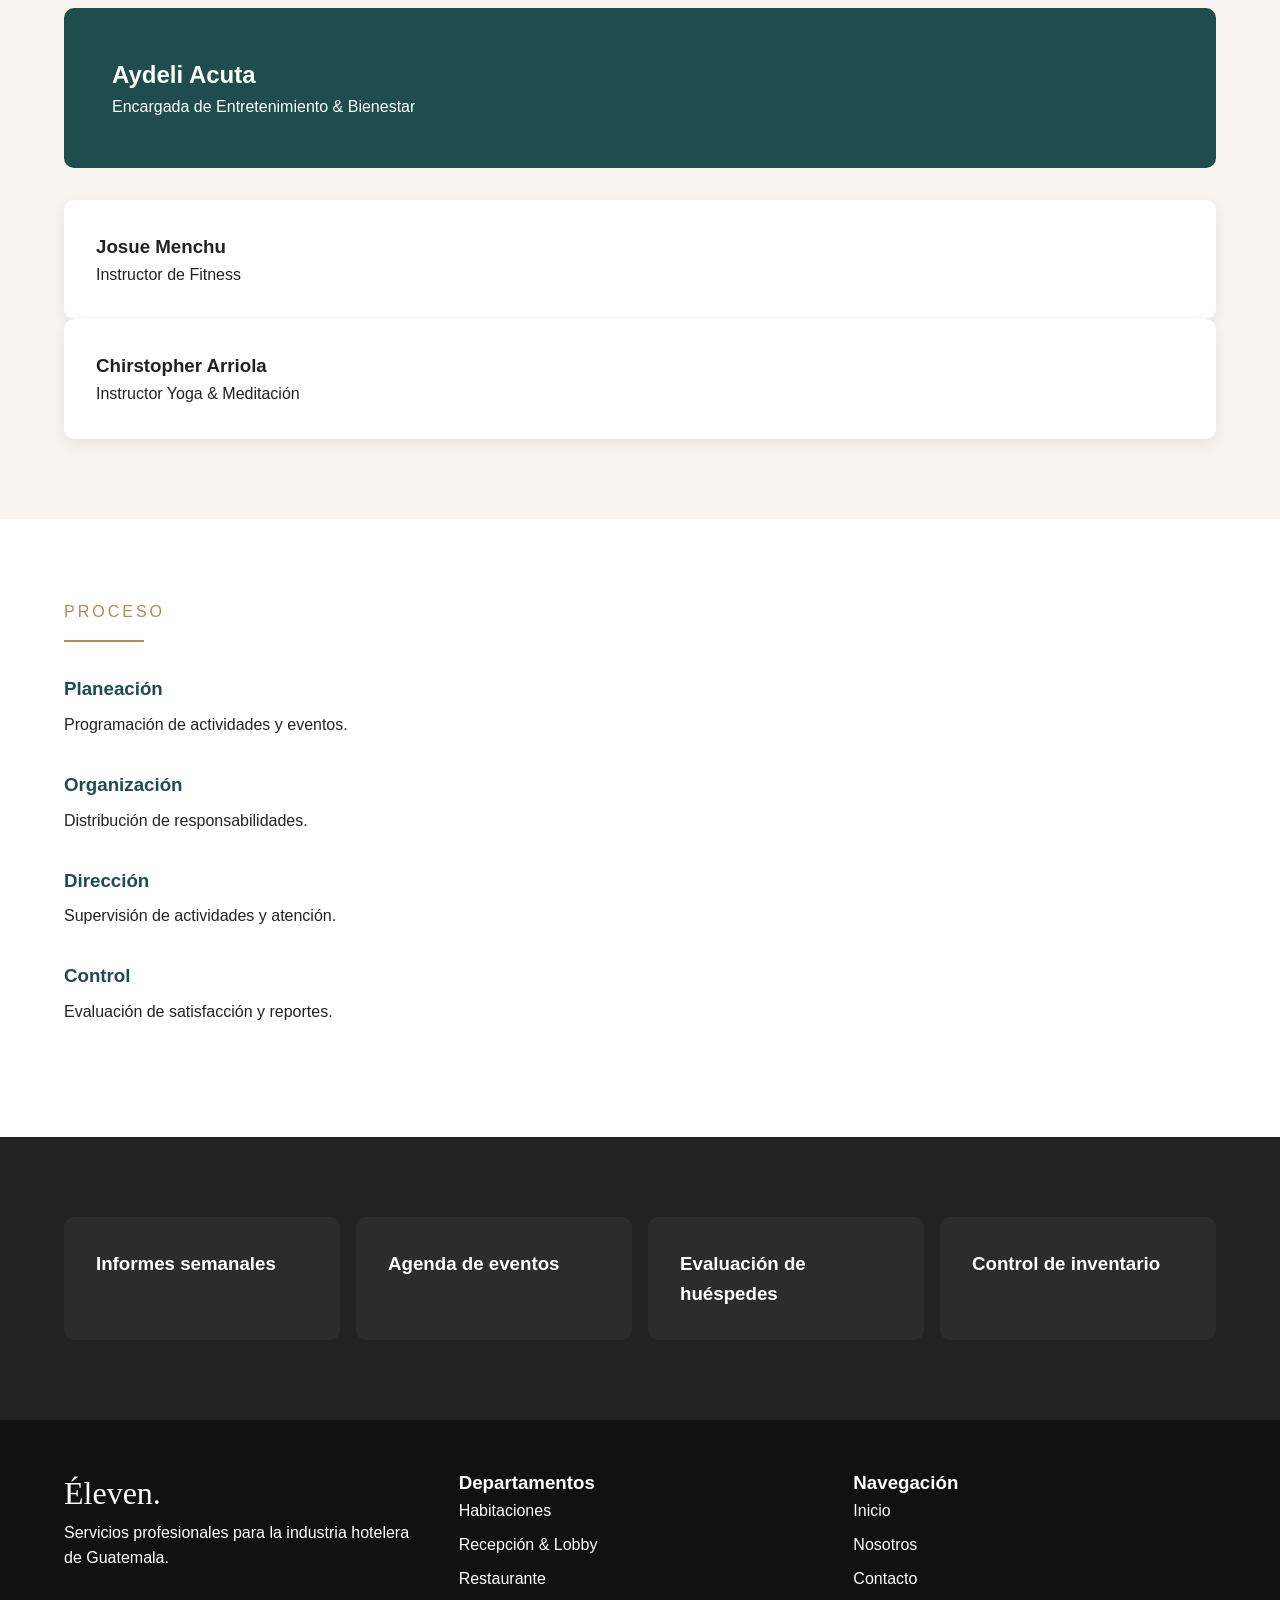
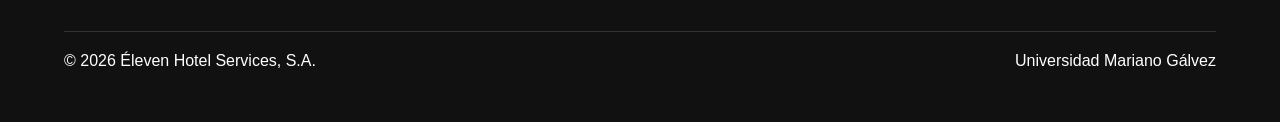
<file: html/grupo5.html>
<!DOCTYPE html>
<html lang="es">
<head>
<meta charset="UTF-8">
<meta name="viewport" content="width=device-width, initial-scale=1.0">
<title>Entretenimiento & Bienestar — Éleven Hotel Services</title>

<style>

:root {
  --teal: #1f4d4d;
  --bronze: #b08d57;
  --bronze-light: #d4b483;
  --cream-light: #f8f5f0;
  --cream: #ece6dc;
  --charcoal: #222;
  --slate: #555;
  --slate-light: #777;
  --divider: #ddd;
  --white: #fff;

  --spacing-md: 2rem;
  --spacing-lg: 4rem;

  --font-display: Georgia, serif;
  --font-body: Arial, sans-serif;

  --transition: all 0.3s ease;

  --shadow-card: 0 10px 25px rgba(0,0,0,0.1);
  --shadow-soft: 0 5px 15px rgba(0,0,0,0.08);
}

*{
  margin:0;
  padding:0;
  box-sizing:border-box;
}

body{
  font-family:var(--font-body);
  background:var(--cream-light);
  color:var(--charcoal);
  line-height:1.6;
}

.container{
  width:90%;
  max-width:1200px;
  margin:auto;
}

.section{
  padding:5rem 0;
}

.section--alt{
  background:white;
}

.nav{
  background:var(--teal);
  padding:1rem 2rem;
  display:flex;
  justify-content:space-between;
  align-items:center;
}

.nav a{
  color:white;
  text-decoration:none;
  margin-left:1rem;
}

.nav__logo{
  color:white;
  font-size:2rem;
  font-family:var(--font-display);
}

.page-hero{
  height:75vh;
  background:var(--teal);
  display:flex;
  align-items:center;
  justify-content:center;
  text-align:center;
  padding:2rem;
}

.page-hero__title{
  font-size:4rem;
  color:white;
  font-family:var(--font-display);
}

.page-hero__title em{
  color:var(--bronze-light);
}

.label{
  color:var(--bronze);
  text-transform:uppercase;
  letter-spacing:3px;
  margin-bottom:1rem;
}

.divider-line{
  width:80px;
  height:2px;
  background:var(--bronze);
  margin-bottom:1.5rem;
}

.services-featured{
  display:grid;
  grid-template-columns:repeat(auto-fit,minmax(250px,1fr));
  gap:1rem;
}

.service-featured-card{
  background:white;
  padding:2rem;
  border-radius:10px;
  box-shadow:var(--shadow-soft);
  transition:0.3s;
}

.service-featured-card:hover{
  transform:translateY(-5px);
}

.service-featured-card__title{
  margin:1rem 0;
  font-size:1.3rem;
}

.supervisor-card{
  background:var(--teal);
  color:white;
  padding:3rem;
  border-radius:10px;
  margin-top:2rem;
}

.workers__grid{
  margin-top:2rem;
}

.worker-card{
  background:white;
  padding:2rem;
  border-radius:10px;
  box-shadow:var(--shadow-soft);
}

.process-timeline{
  margin-top:2rem;
}

.timeline-item{
  margin-bottom:2rem;
}

.timeline-item__title{
  color:var(--teal);
  margin-bottom:0.5rem;
}

.report-strip{
  background:var(--charcoal);
  color:white;
  padding:5rem 0;
}

.report-strip__grid{
  display:grid;
  grid-template-columns:repeat(auto-fit,minmax(220px,1fr));
  gap:1rem;
}

.report-item{
  background:#2c2c2c;
  padding:2rem;
  border-radius:10px;
}

.footer{
  background:#111;
  color:white;
  padding:3rem 0;
}

.footer__grid{
  display:grid;
  grid-template-columns:repeat(auto-fit,minmax(250px,1fr));
  gap:2rem;
}

.footer__logo{
  font-size:2rem;
  font-family:var(--font-display);
}

.footer__links{
  list-style:none;
}

.footer__links li{
  margin-bottom:0.5rem;
}

.footer__links a{
  color:white;
  text-decoration:none;
}

.footer__bottom{
  margin-top:2rem;
  border-top:1px solid #333;
  padding-top:1rem;
  display:flex;
  justify-content:space-between;
  flex-wrap:wrap;
}

@media(max-width:768px){
  .page-hero__title{
    font-size:2.5rem;
  }

  .footer__bottom{
    flex-direction:column;
    gap:1rem;
  }
}

</style>
</head>

<body>

<nav class="nav">
  <a href="../index.html">← Volver al inicio</a>

  <div class="nav__logo">
    Éleven.
  </div>

  <div>
    <a href="#servicios">Servicios</a>
    <a href="#equipo">Equipo</a>
    <a href="#proceso">Proceso</a>
    <a href="#reportes">Reportes</a>
  </div>
</nav>

<section class="page-hero">
  <div>
    <p class="label">Departamento de Entretenimiento</p>

    <h1 class="page-hero__title">
      Bienestar y recreación <br>
      con <em>distinción y estilo</em>
    </h1>
  </div>
</section>

<section class="section">
  <div class="container">

    <p class="label">Quiénes somos</p>
    <div class="divider-line"></div>

    <h2>El entretenimiento como experiencia</h2>

    <p style="margin-top:20px;">
      El departamento de entretenimiento es el corazón de la vida social del hotel.
    </p>

  </div>
</section>

<section class="section section--alt" id="servicios">

  <div class="container">

    <p class="label">Servicios</p>
    <div class="divider-line"></div>

    <div class="services-featured">

      <div class="service-featured-card">
        <h3 class="service-featured-card__title">Spa & Masajes</h3>
        <p>Tratamientos corporales y relajación.</p>
      </div>

      <div class="service-featured-card">
        <h3 class="service-featured-card__title">Salón de Belleza</h3>
        <p>Servicios de estética completos.</p>
      </div>

      <div class="service-featured-card">
        <h3 class="service-featured-card__title">Yoga & Meditación</h3>
        <p>Clases guiadas para relajación.</p>
      </div>

    </div>

  </div>

</section>

<section class="section" id="equipo">

  <div class="container">

    <p class="label">Nuestro equipo</p>
    <div class="divider-line"></div>

    <div class="supervisor-card">
      <h2>Aydeli Acuta</h2>
      <p>Encargada de Entretenimiento & Bienestar</p>
    </div>

    <div class="workers__grid">

      <div class="worker-card">
        <h3>Josue Menchu</h3>
        <p>Instructor de Fitness</p>
      </div>

      <div class="worker-card">
        <h3>Chirstopher  Arriola</h3>
        <p>Instructor Yoga & Meditación</p>
      </div>
    </div>

  </div>

</section>

<section class="section section--alt" id="proceso">

  <div class="container">

    <p class="label">Proceso</p>
    <div class="divider-line"></div>

    <div class="process-timeline">

      <div class="timeline-item">
        <h3 class="timeline-item__title">Planeación</h3>
        <p>Programación de actividades y eventos.</p>
      </div>

      <div class="timeline-item">
        <h3 class="timeline-item__title">Organización</h3>
        <p>Distribución de responsabilidades.</p>
      </div>

      <div class="timeline-item">
        <h3 class="timeline-item__title">Dirección</h3>
        <p>Supervisión de actividades y atención.</p>
      </div>

      <div class="timeline-item">
        <h3 class="timeline-item__title">Control</h3>
        <p>Evaluación de satisfacción y reportes.</p>
      </div>

    </div>

  </div>

</section>

<section class="report-strip" id="reportes">

  <div class="container">

    <div class="report-strip__grid">

      <div class="report-item">
        <h3>Informes semanales</h3>
      </div>

      <div class="report-item">
        <h3>Agenda de eventos</h3>
      </div>

      <div class="report-item">
        <h3>Evaluación de huéspedes</h3>
      </div>

      <div class="report-item">
        <h3>Control de inventario</h3>
      </div>

    </div>

  </div>

</section>

<footer class="footer">

  <div class="container">

    <div class="footer__grid">

      <div>
        <div class="footer__logo">Éleven.</div>
        <p>Servicios profesionales para la industria hotelera de Guatemala.</p>
      </div>

      <div>
        <h3>Departamentos</h3>

        <ul class="footer__links">
          <li><a href="#">Habitaciones</a></li>
          <li><a href="#">Recepción & Lobby</a></li>
          <li><a href="#">Restaurante</a></li>
        </ul>
      </div>

      <div>
        <h3>Navegación</h3>

        <ul class="footer__links">
          <li><a href="#">Inicio</a></li>
          <li><a href="#">Nosotros</a></li>
          <li><a href="#">Contacto</a></li>
        </ul>
      </div>

    </div>

    <div class="footer__bottom">
      <span>© 2026 Éleven Hotel Services, S.A.</span>
      <span>Universidad Mariano Gálvez</span>
    </div>

  </div>

</footer>

</body>
</html>
</file>
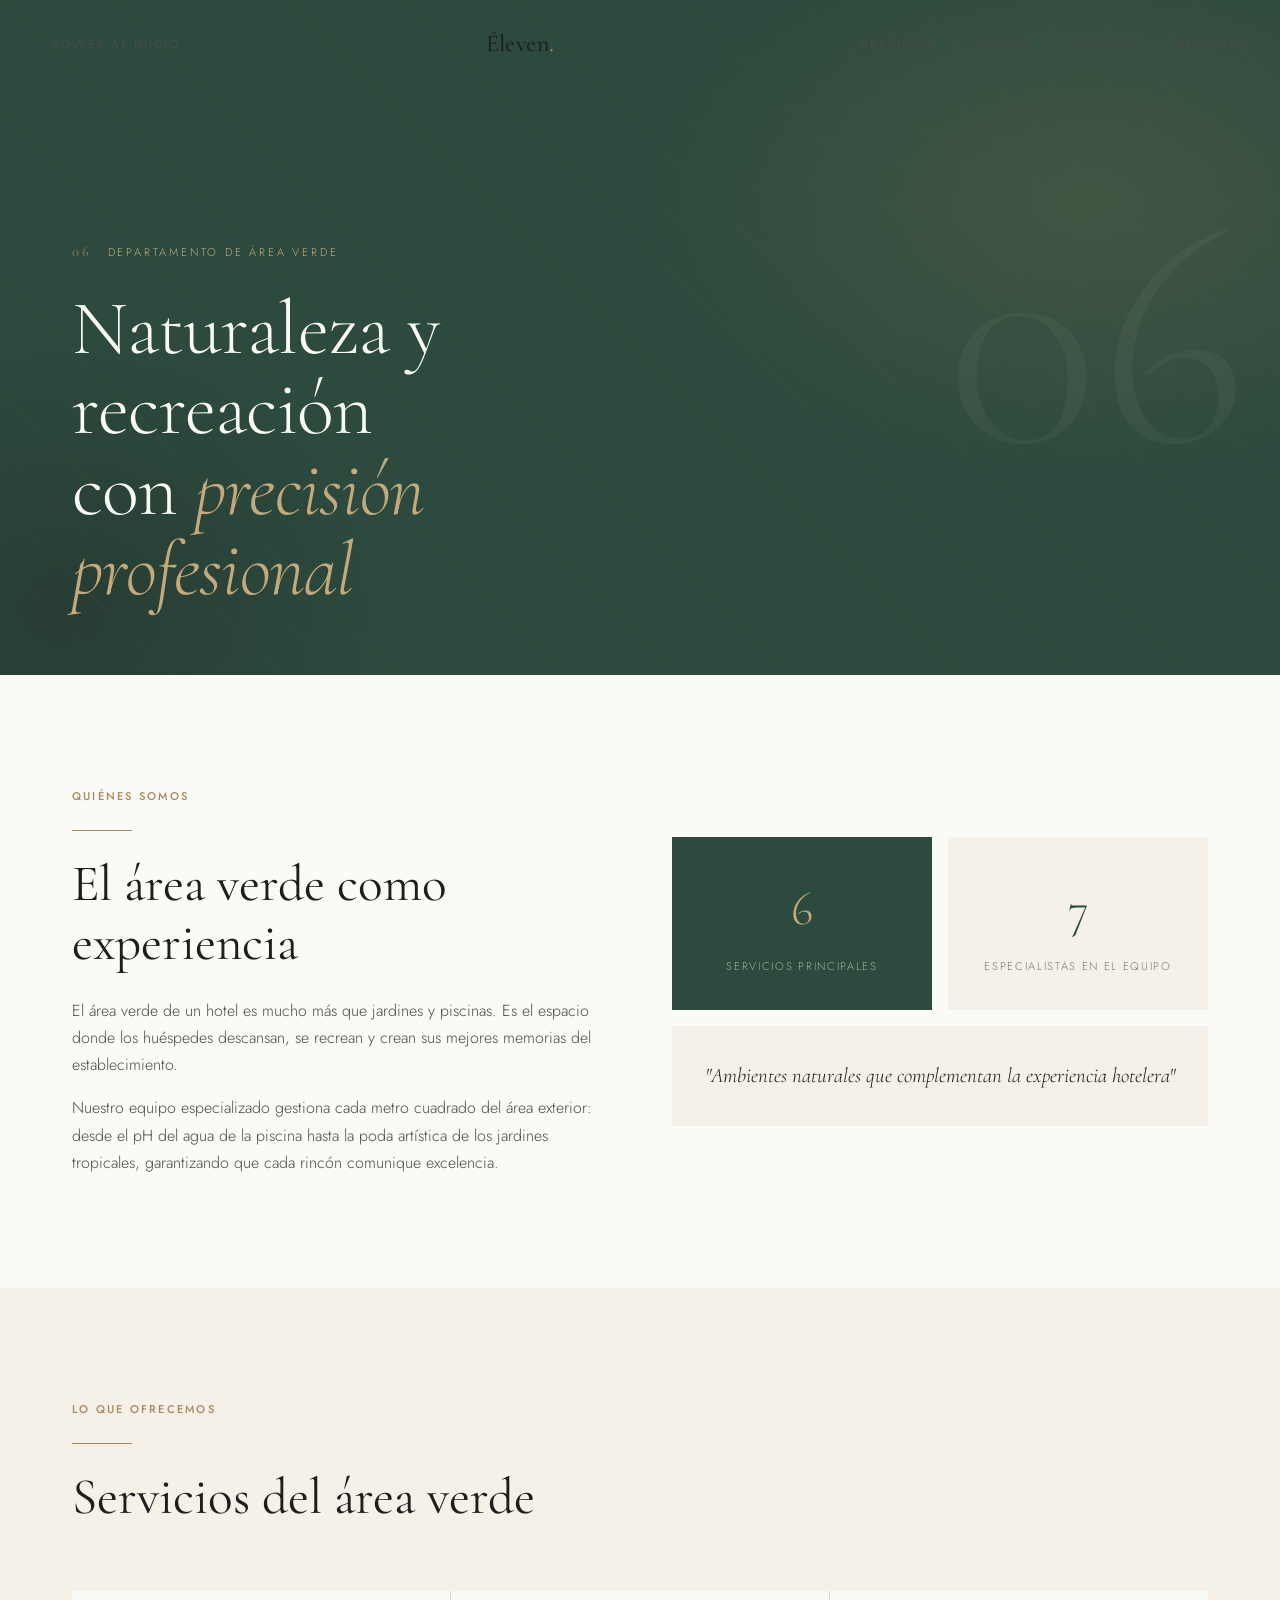
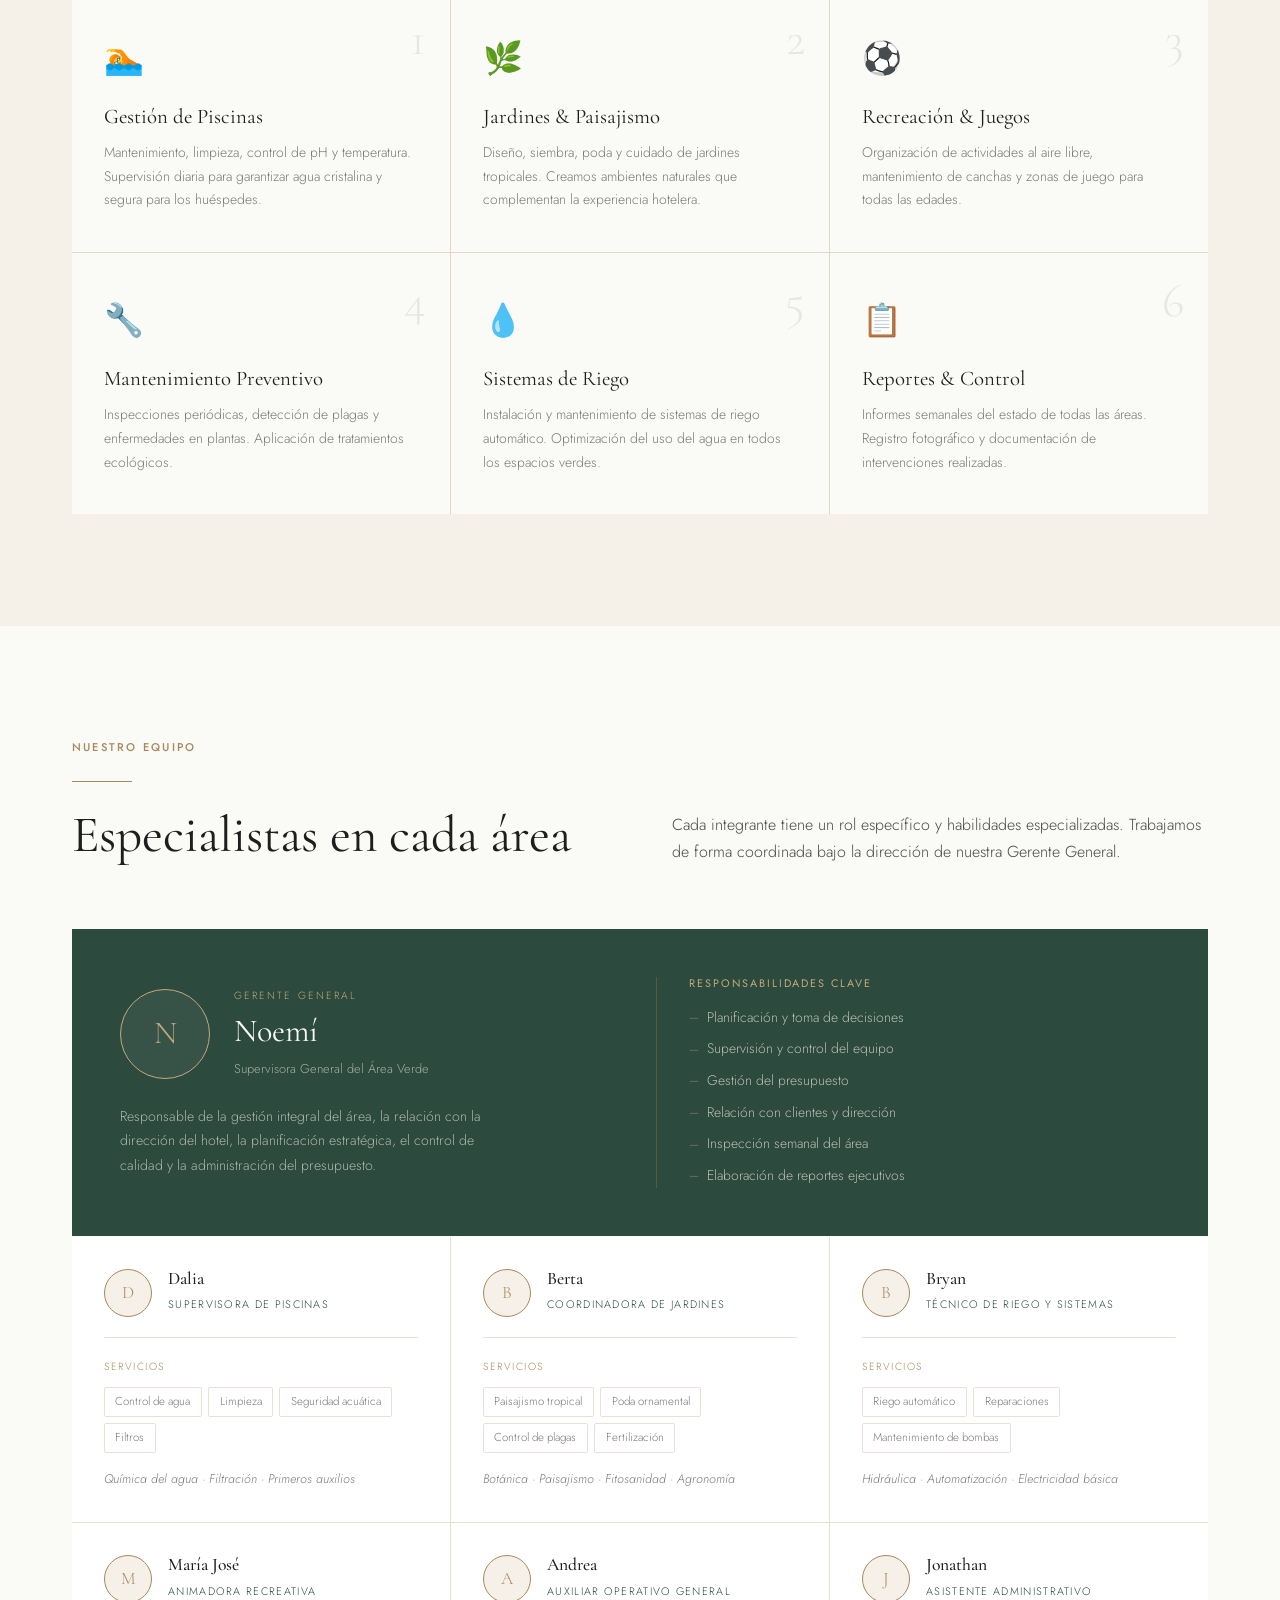
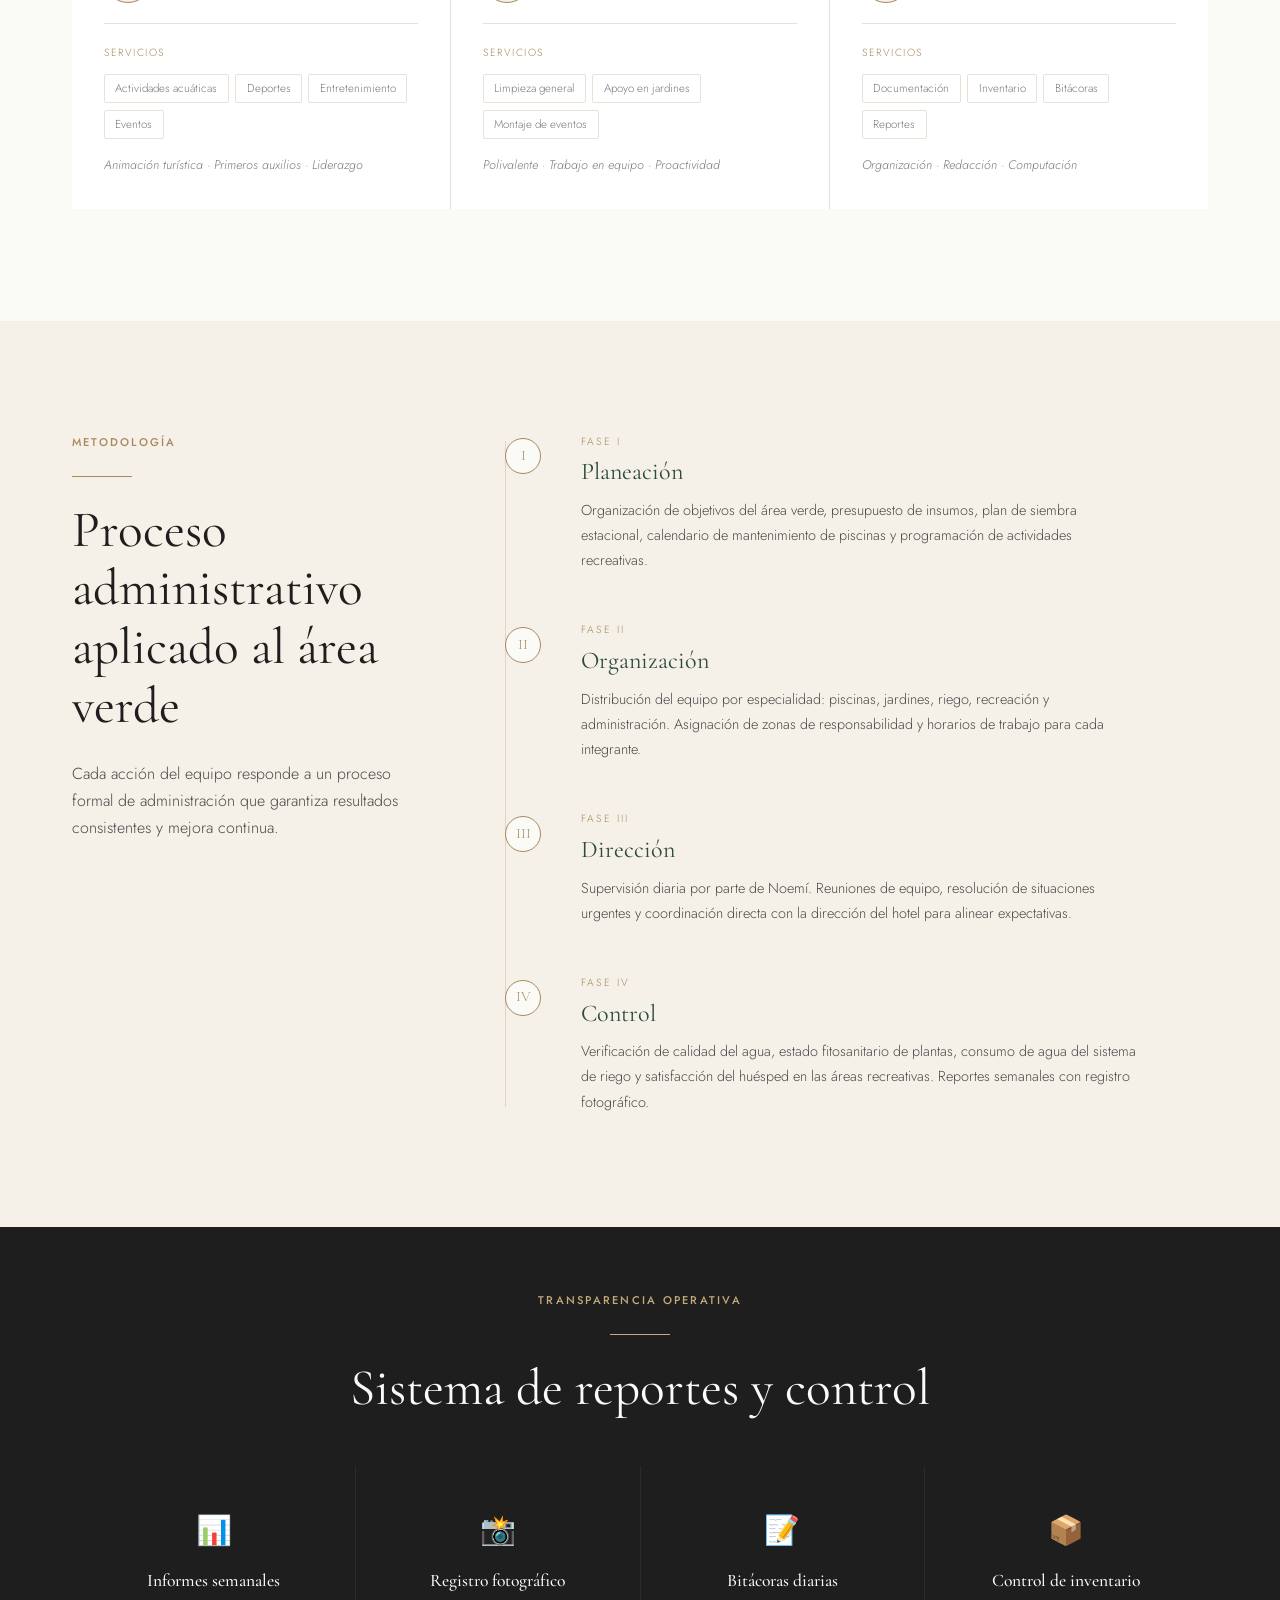
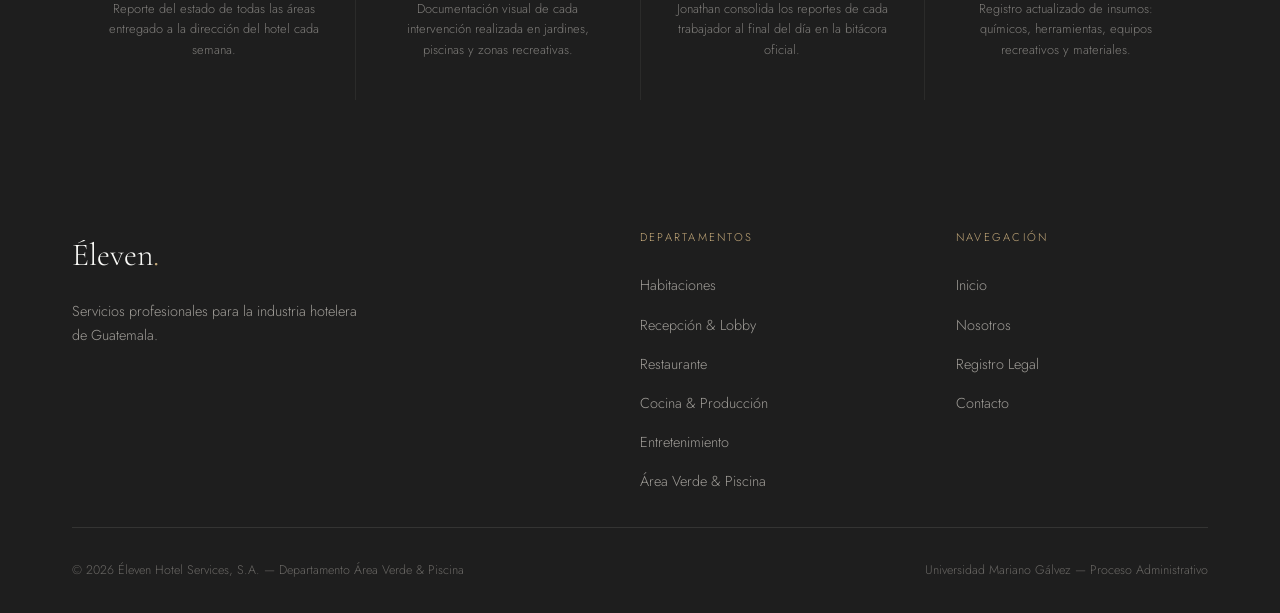
<file: html/grupo6.html>
<!DOCTYPE html>
<html lang="es">
<head>
  <meta charset="UTF-8" />
  <meta name="viewport" content="width=device-width, initial-scale=1.0" />
  <title>Área Verde & Piscina — Éleven Hotel Services</title>
  <link rel="stylesheet" href="../css/global.css" />
  <style>

    /* ── Page Hero ── */
    .page-hero {
      height: 75vh;
      min-height: 520px;
      background: var(--teal);
      display: flex;
      align-items: flex-end;
      padding-bottom: var(--spacing-lg);
      position: relative;
      overflow: hidden;
    }

    .page-hero__bg {
      position: absolute;
      inset: 0;
      background:
        radial-gradient(ellipse 60% 70% at 85% 30%, rgba(168,137,92,0.18) 0%, transparent 60%),
        radial-gradient(ellipse 50% 80% at 5% 90%, rgba(30,30,30,0.3) 0%, transparent 50%);
    }

    .page-hero__pattern {
      position: absolute;
      inset: 0;
      opacity: 0.04;
      background-image: repeating-linear-gradient(
        45deg,
        var(--bronze) 0px,
        var(--bronze) 1px,
        transparent 1px,
        transparent 40px
      );
    }

    .page-hero__number {
      position: absolute;
      right: var(--spacing-md);
      top: 50%;
      transform: translateY(-50%);
      font-family: var(--font-display);
      font-size: 20rem;
      font-weight: 300;
      color: rgba(245,240,232,0.04);
      line-height: 1;
      pointer-events: none;
    }

    .page-hero__content {
      position: relative;
      z-index: 2;
      max-width: 1200px;
      width: 100%;
      margin: 0 auto;
      padding: 0 var(--spacing-md);
      opacity: 0;
      animation: fadeInUp 0.9s ease 0.3s forwards;
    }

    .page-hero__dept {
      font-size: 0.7rem;
      letter-spacing: 0.25em;
      text-transform: uppercase;
      color: var(--bronze-light);
      display: flex;
      align-items: center;
      gap: 1rem;
      margin-bottom: 1.5rem;
    }

    .page-hero__dept::before {
      content: '06';
      font-family: var(--font-display);
      font-size: 0.9rem;
      color: var(--bronze);
    }

    .page-hero__title {
      font-family: var(--font-display);
      font-size: clamp(3rem, 6vw, 5.5rem);
      font-weight: 300;
      color: var(--cream-light);
      line-height: 1.05;
      max-width: 650px;
    }

    .page-hero__title em {
      font-style: italic;
      color: var(--bronze-light);
    }

    /* ── Services Grid ── */
    .services-featured {
      display: grid;
      grid-template-columns: repeat(3, 1fr);
      gap: 1px;
      background: var(--divider);
    }

    .service-featured-card {
      background: var(--cream-light);
      padding: 2.5rem 2rem;
      transition: var(--transition);
      position: relative;
      overflow: hidden;
    }

    .service-featured-card::after {
      content: '';
      position: absolute;
      bottom: 0; left: 0; right: 0;
      height: 3px;
      background: var(--teal);
      transform: scaleX(0);
      transform-origin: left;
      transition: var(--transition);
    }

    .service-featured-card:hover::after { transform: scaleX(1); }
    .service-featured-card:hover {
      background: var(--white);
      box-shadow: var(--shadow-card);
      z-index: 2;
    }

    .service-featured-card__icon {
      font-size: 2rem;
      margin-bottom: 1.25rem;
      display: block;
    }

    .service-featured-card__num {
      font-family: var(--font-display);
      font-size: 3rem;
      font-weight: 300;
      color: rgba(44,74,62,0.1);
      position: absolute;
      top: 1.5rem;
      right: 1.5rem;
      line-height: 1;
    }

    .service-featured-card__title {
      font-family: var(--font-display);
      font-size: 1.3rem;
      color: var(--charcoal);
      margin-bottom: 0.75rem;
    }

    .service-featured-card__desc {
      font-size: 0.87rem;
      color: var(--slate-light);
      line-height: 1.7;
    }

    /* ── Team section ── */
    .team__header-grid {
      display: grid;
      grid-template-columns: 1fr 1fr;
      gap: var(--spacing-lg);
      align-items: end;
      margin-bottom: var(--spacing-lg);
    }

    /* Supervisor card — featured */
    .supervisor-card {
      background: var(--teal);
      padding: 3rem;
      display: grid;
      grid-template-columns: 1fr 1fr;
      gap: var(--spacing-md);
      align-items: center;
      margin-bottom: 1px;
    }

    .supervisor-card__avatar {
      width: 90px; height: 90px;
      border-radius: 50%;
      border: 1px solid var(--bronze-light);
      display: flex;
      align-items: center;
      justify-content: center;
      font-family: var(--font-display);
      font-size: 2rem;
      color: var(--bronze-light);
      background: rgba(245,240,232,0.05);
    }

    .supervisor-card__badge {
      font-size: 0.65rem;
      letter-spacing: 0.2em;
      text-transform: uppercase;
      color: var(--bronze-light);
      display: block;
      margin-bottom: 0.5rem;
    }

    .supervisor-card__name {
      font-family: var(--font-display);
      font-size: 2rem;
      font-weight: 400;
      color: var(--cream-light);
      margin-bottom: 0.5rem;
    }

    .supervisor-card__role {
      font-size: 0.8rem;
      color: rgba(245,240,232,0.6);
    }

    .supervisor-card__services {
      border-left: 1px solid rgba(168,137,92,0.3);
      padding-left: var(--spacing-md);
    }

    .supervisor-card__services h4 {
      font-family: var(--font-body);
      font-size: 0.68rem;
      letter-spacing: 0.18em;
      text-transform: uppercase;
      color: var(--bronze-light);
      margin-bottom: 1rem;
      font-weight: 400;
    }

    .supervisor-card__services ul {
      display: flex;
      flex-direction: column;
      gap: 0.5rem;
    }

    .supervisor-card__services li {
      font-size: 0.87rem;
      color: rgba(245,240,232,0.7);
      display: flex;
      align-items: center;
      gap: 0.5rem;
    }

    .supervisor-card__services li::before {
      content: '—';
      color: var(--bronze);
      font-size: 0.7rem;
    }

    /* Worker cards */
    .workers__grid {
      display: grid;
      grid-template-columns: repeat(3, 1fr);
      gap: 1px;
      background: var(--divider);
    }

    .worker-card {
      background: var(--white);
      padding: 2rem;
      transition: var(--transition);
    }

    .worker-card:hover {
      background: var(--cream-light);
      box-shadow: var(--shadow-soft);
    }

    .worker-card__header {
      display: flex;
      align-items: center;
      gap: 1rem;
      margin-bottom: 1.25rem;
      padding-bottom: 1.25rem;
      border-bottom: 1px solid var(--divider);
    }

    .worker-card__avatar {
      width: 48px; height: 48px;
      border-radius: 50%;
      background: var(--cream);
      border: 1px solid var(--bronze);
      display: flex;
      align-items: center;
      justify-content: center;
      font-family: var(--font-display);
      font-size: 1.1rem;
      color: var(--bronze);
      flex-shrink: 0;
    }

    .worker-card__name {
      font-family: var(--font-display);
      font-size: 1.1rem;
      color: var(--charcoal);
    }

    .worker-card__role {
      font-size: 0.68rem;
      letter-spacing: 0.12em;
      text-transform: uppercase;
      color: var(--teal);
    }

    .worker-card__services-title {
      font-size: 0.65rem;
      letter-spacing: 0.15em;
      text-transform: uppercase;
      color: var(--bronze);
      margin-bottom: 0.75rem;
    }

    .worker-card__tags {
      display: flex;
      flex-wrap: wrap;
      gap: 0.4rem;
      margin-bottom: 1rem;
    }

    .tag {
      font-size: 0.72rem;
      padding: 0.25rem 0.65rem;
      border: 1px solid var(--divider);
      color: var(--slate-light);
      border-radius: 2px;
    }

    .worker-card__skills {
      font-size: 0.78rem;
      color: var(--slate-light);
      font-style: italic;
    }

    /* ── Process ── */
    .process-timeline {
      position: relative;
      padding-left: 3rem;
    }

    .process-timeline::before {
      content: '';
      position: absolute;
      left: 0.75rem;
      top: 0.5rem;
      bottom: 0.5rem;
      width: 1px;
      background: var(--divider);
    }

    .timeline-item {
      position: relative;
      padding: 0 0 3rem 2.5rem;
    }

    .timeline-item:last-child { padding-bottom: 0; }

    .timeline-item__dot {
      position: absolute;
      left: -2.25rem;
      top: 0.35rem;
      width: 36px; height: 36px;
      border: 1px solid var(--bronze);
      border-radius: 50%;
      background: var(--cream-light);
      display: flex;
      align-items: center;
      justify-content: center;
      font-family: var(--font-display);
      font-size: 0.9rem;
      color: var(--bronze);
    }

    .timeline-item__phase {
      font-size: 0.65rem;
      letter-spacing: 0.2em;
      text-transform: uppercase;
      color: var(--bronze);
      display: block;
      margin-bottom: 0.5rem;
    }

    .timeline-item__title {
      font-family: var(--font-display);
      font-size: 1.5rem;
      color: var(--teal);
      margin-bottom: 0.75rem;
    }

    .timeline-item__text {
      font-size: 0.9rem;
      color: var(--slate);
      line-height: 1.75;
      max-width: 560px;
    }

    /* ── Report strip ── */
    .report-strip {
      background: var(--charcoal);
      padding: 4rem 0;
    }

    .report-strip__grid {
      display: grid;
      grid-template-columns: repeat(4, 1fr);
      gap: 1px;
      background: rgba(245,240,232,0.06);
    }

    .report-item {
      padding: 2.5rem 2rem;
      text-align: center;
      background: var(--charcoal);
      transition: var(--transition);
    }

    .report-item:hover { background: #2a2a2a; }

    .report-item__icon {
      font-size: 1.8rem;
      margin-bottom: 1rem;
      display: block;
    }

    .report-item__title {
      font-family: var(--font-display);
      font-size: 1.1rem;
      color: var(--cream-light);
      margin-bottom: 0.5rem;
    }

    .report-item__desc {
      font-size: 0.8rem;
      color: rgba(245,240,232,0.45);
      line-height: 1.6;
    }

    /* Animations */
    @keyframes fadeInUp {
      from { opacity:0; transform:translateY(24px); }
      to   { opacity:1; transform:translateY(0); }
    }

    @media (max-width: 900px) {
      .services-featured   { grid-template-columns: 1fr 1fr; }
      .supervisor-card     { grid-template-columns: 1fr; }
      .supervisor-card__services { border-left: none; border-top: 1px solid rgba(168,137,92,0.3); padding-left: 0; padding-top: 1.5rem; }
      .workers__grid       { grid-template-columns: 1fr 1fr; }
      .team__header-grid   { grid-template-columns: 1fr; }
      .report-strip__grid  { grid-template-columns: 1fr 1fr; }
    }

    @media (max-width: 600px) {
      .services-featured  { grid-template-columns: 1fr; }
      .workers__grid      { grid-template-columns: 1fr; }
      .report-strip__grid { grid-template-columns: 1fr 1fr; }
    }
  </style>
</head>
<body>

  <!-- NAV -->
  <nav class="nav">
    <a href="../index.html" class="nav__back">← Volver al inicio</a>
    <div class="nav__logo">Éleven<span>.</span></div>
    <div class="nav__links">
      <a href="#servicios">Servicios</a>
      <a href="#equipo">Equipo</a>
      <a href="#proceso">Proceso</a>
      <a href="#reportes">Reportes</a>
    </div>
  </nav>

  <!-- HERO -->
  <section class="page-hero">
    <div class="page-hero__bg"></div>
    <div class="page-hero__pattern"></div>
    <div class="page-hero__number">06</div>
    <div class="page-hero__content">
      <p class="page-hero__dept">Departamento de Área Verde</p>
      <h1 class="page-hero__title">
        Naturaleza y recreación<br>con <em>precisión profesional</em>
      </h1>
    </div>
  </section>

  <!-- INTRO -->
  <section class="section">
    <div class="container">
      <div style="display:grid; grid-template-columns:1fr 1fr; gap:var(--spacing-lg); align-items:center;">
        <div class="fade-up">
          <p class="label">Quiénes somos</p>
          <div class="divider-line"></div>
          <h2>El área verde como experiencia</h2>
          <p style="margin-top:1.5rem;">
            El área verde de un hotel es mucho más que jardines y piscinas. Es el espacio donde los huéspedes descansan, se recrean y crean sus mejores memorias del establecimiento.
          </p>
          <p style="margin-top:1rem;">
            Nuestro equipo especializado gestiona cada metro cuadrado del área exterior: desde el pH del agua de la piscina hasta la poda artística de los jardines tropicales, garantizando que cada rincón comunique excelencia.
          </p>
        </div>
        <div class="fade-up fade-up-delay-2" style="display:grid; grid-template-columns:1fr 1fr; gap:1rem;">
          <div style="background:var(--teal); padding:2rem; text-align:center; color:var(--cream-light);">
            <span style="font-family:var(--font-display); font-size:3rem; display:block; color:var(--bronze-light);">6</span>
            <span style="font-size:0.7rem; letter-spacing:0.15em; text-transform:uppercase; color:rgba(245,240,232,0.6);">Servicios principales</span>
          </div>
          <div style="background:var(--cream); padding:2rem; text-align:center;">
            <span style="font-family:var(--font-display); font-size:3rem; display:block; color:var(--teal);">7</span>
            <span style="font-size:0.7rem; letter-spacing:0.15em; text-transform:uppercase; color:var(--slate-light);">Especialistas en el equipo</span>
          </div>
          <div style="background:var(--cream); padding:2rem; text-align:center; grid-column:1/-1;">
            <span style="font-family:var(--font-display); font-size:1.3rem; font-style:italic; color:var(--charcoal);">"Ambientes naturales que complementan la experiencia hotelera"</span>
          </div>
        </div>
      </div>
    </div>
  </section>

  <!-- SERVICES -->
  <section class="section section--alt" id="servicios">
    <div class="container">
      <div class="section-header fade-up">
        <p class="label">Lo que ofrecemos</p>
        <div class="divider-line"></div>
        <h2>Servicios del área verde</h2>
      </div>
      <div class="services-featured">

        <div class="service-featured-card fade-up">
          <span class="service-featured-card__icon">🏊</span>
          <div class="service-featured-card__num">1</div>
          <h3 class="service-featured-card__title">Gestión de Piscinas</h3>
          <p class="service-featured-card__desc">Mantenimiento, limpieza, control de pH y temperatura. Supervisión diaria para garantizar agua cristalina y segura para los huéspedes.</p>
        </div>

        <div class="service-featured-card fade-up fade-up-delay-1">
          <span class="service-featured-card__icon">🌿</span>
          <div class="service-featured-card__num">2</div>
          <h3 class="service-featured-card__title">Jardines & Paisajismo</h3>
          <p class="service-featured-card__desc">Diseño, siembra, poda y cuidado de jardines tropicales. Creamos ambientes naturales que complementan la experiencia hotelera.</p>
        </div>

        <div class="service-featured-card fade-up fade-up-delay-2">
          <span class="service-featured-card__icon">⚽</span>
          <div class="service-featured-card__num">3</div>
          <h3 class="service-featured-card__title">Recreación & Juegos</h3>
          <p class="service-featured-card__desc">Organización de actividades al aire libre, mantenimiento de canchas y zonas de juego para todas las edades.</p>
        </div>

        <div class="service-featured-card fade-up">
          <span class="service-featured-card__icon">🔧</span>
          <div class="service-featured-card__num">4</div>
          <h3 class="service-featured-card__title">Mantenimiento Preventivo</h3>
          <p class="service-featured-card__desc">Inspecciones periódicas, detección de plagas y enfermedades en plantas. Aplicación de tratamientos ecológicos.</p>
        </div>

        <div class="service-featured-card fade-up fade-up-delay-1">
          <span class="service-featured-card__icon">💧</span>
          <div class="service-featured-card__num">5</div>
          <h3 class="service-featured-card__title">Sistemas de Riego</h3>
          <p class="service-featured-card__desc">Instalación y mantenimiento de sistemas de riego automático. Optimización del uso del agua en todos los espacios verdes.</p>
        </div>

        <div class="service-featured-card fade-up fade-up-delay-2">
          <span class="service-featured-card__icon">📋</span>
          <div class="service-featured-card__num">6</div>
          <h3 class="service-featured-card__title">Reportes & Control</h3>
          <p class="service-featured-card__desc">Informes semanales del estado de todas las áreas. Registro fotográfico y documentación de intervenciones realizadas.</p>
        </div>

      </div>
    </div>
  </section>

  <!-- TEAM -->
  <section class="section" id="equipo">
    <div class="container">
      <div class="team__header-grid">
        <div class="fade-up">
          <p class="label">Nuestro equipo</p>
          <div class="divider-line"></div>
          <h2>Especialistas en cada área</h2>
        </div>
        <div class="fade-up fade-up-delay-2">
          <p>Cada integrante tiene un rol específico y habilidades especializadas. Trabajamos de forma coordinada bajo la dirección de nuestra Gerente General.</p>
        </div>
      </div>

      <!-- Supervisor -->
      <div class="supervisor-card fade-up">
        <div>
          <div style="display:flex; align-items:center; gap:1.5rem; margin-bottom:1.5rem;">
            <div class="supervisor-card__avatar">N</div>
            <div>
              <span class="supervisor-card__badge">Gerente General</span>
              <h3 class="supervisor-card__name">Noemí</h3>
              <p class="supervisor-card__role">Supervisora General del Área Verde</p>
            </div>
          </div>
          <p style="font-size:0.88rem; color:rgba(245,240,232,0.65); line-height:1.75; max-width:400px;">
            Responsable de la gestión integral del área, la relación con la dirección del hotel, la planificación estratégica, el control de calidad y la administración del presupuesto.
          </p>
        </div>
        <div class="supervisor-card__services">
          <h4>Responsabilidades clave</h4>
          <ul>
            <li>Planificación y toma de decisiones</li>
            <li>Supervisión y control del equipo</li>
            <li>Gestión del presupuesto</li>
            <li>Relación con clientes y dirección</li>
            <li>Inspección semanal del área</li>
            <li>Elaboración de reportes ejecutivos</li>
          </ul>
        </div>
      </div>

      <!-- Workers -->
      <div class="workers__grid">

        <div class="worker-card fade-up">
          <div class="worker-card__header">
            <div class="worker-card__avatar">D</div>
            <div>
              <h4 class="worker-card__name">Dalia</h4>
              <span class="worker-card__role">Supervisora de Piscinas</span>
            </div>
          </div>
          <p class="worker-card__services-title">Servicios</p>
          <div class="worker-card__tags">
            <span class="tag">Control de agua</span>
            <span class="tag">Limpieza</span>
            <span class="tag">Seguridad acuática</span>
            <span class="tag">Filtros</span>
          </div>
          <p class="worker-card__skills">Química del agua · Filtración · Primeros auxilios</p>
        </div>

        <div class="worker-card fade-up fade-up-delay-1">
          <div class="worker-card__header">
            <div class="worker-card__avatar">B</div>
            <div>
              <h4 class="worker-card__name">Berta</h4>
              <span class="worker-card__role">Coordinadora de Jardines</span>
            </div>
          </div>
          <p class="worker-card__services-title">Servicios</p>
          <div class="worker-card__tags">
            <span class="tag">Paisajismo tropical</span>
            <span class="tag">Poda ornamental</span>
            <span class="tag">Control de plagas</span>
            <span class="tag">Fertilización</span>
          </div>
          <p class="worker-card__skills">Botánica · Paisajismo · Fitosanidad · Agronomía</p>
        </div>

        <div class="worker-card fade-up fade-up-delay-2">
          <div class="worker-card__header">
            <div class="worker-card__avatar">B</div>
            <div>
              <h4 class="worker-card__name">Bryan</h4>
              <span class="worker-card__role">Técnico de Riego y Sistemas</span>
            </div>
          </div>
          <p class="worker-card__services-title">Servicios</p>
          <div class="worker-card__tags">
            <span class="tag">Riego automático</span>
            <span class="tag">Reparaciones</span>
            <span class="tag">Mantenimiento de bombas</span>
          </div>
          <p class="worker-card__skills">Hidráulica · Automatización · Electricidad básica</p>
        </div>

        <div class="worker-card fade-up">
          <div class="worker-card__header">
            <div class="worker-card__avatar">M</div>
            <div>
              <h4 class="worker-card__name">María José</h4>
              <span class="worker-card__role">Animadora Recreativa</span>
            </div>
          </div>
          <p class="worker-card__services-title">Servicios</p>
          <div class="worker-card__tags">
            <span class="tag">Actividades acuáticas</span>
            <span class="tag">Deportes</span>
            <span class="tag">Entretenimiento</span>
            <span class="tag">Eventos</span>
          </div>
          <p class="worker-card__skills">Animación turística · Primeros auxilios · Liderazgo</p>
        </div>

        <div class="worker-card fade-up fade-up-delay-1">
          <div class="worker-card__header">
            <div class="worker-card__avatar">A</div>
            <div>
              <h4 class="worker-card__name">Andrea</h4>
              <span class="worker-card__role">Auxiliar Operativo General</span>
            </div>
          </div>
          <p class="worker-card__services-title">Servicios</p>
          <div class="worker-card__tags">
            <span class="tag">Limpieza general</span>
            <span class="tag">Apoyo en jardines</span>
            <span class="tag">Montaje de eventos</span>
          </div>
          <p class="worker-card__skills">Polivalente · Trabajo en equipo · Proactividad</p>
        </div>

        <div class="worker-card fade-up fade-up-delay-2">
          <div class="worker-card__header">
            <div class="worker-card__avatar">J</div>
            <div>
              <h4 class="worker-card__name">Jonathan</h4>
              <span class="worker-card__role">Asistente Administrativo</span>
            </div>
          </div>
          <p class="worker-card__services-title">Servicios</p>
          <div class="worker-card__tags">
            <span class="tag">Documentación</span>
            <span class="tag">Inventario</span>
            <span class="tag">Bitácoras</span>
            <span class="tag">Reportes</span>
          </div>
          <p class="worker-card__skills">Organización · Redacción · Computación</p>
        </div>

      </div>
    </div>
  </section>

  <!-- PROCESS -->
  <section class="section section--alt" id="proceso">
    <div class="container">
      <div style="display:grid; grid-template-columns:1fr 2fr; gap:var(--spacing-lg);">
        <div class="fade-up">
          <p class="label">Metodología</p>
          <div class="divider-line"></div>
          <h2>Proceso administrativo aplicado al área verde</h2>
          <p style="margin-top:1.5rem;">Cada acción del equipo responde a un proceso formal de administración que garantiza resultados consistentes y mejora continua.</p>
        </div>
        <div class="process-timeline fade-up fade-up-delay-2">
          <div class="timeline-item">
            <div class="timeline-item__dot">I</div>
            <span class="timeline-item__phase">Fase I</span>
            <h3 class="timeline-item__title">Planeación</h3>
            <p class="timeline-item__text">Organización de objetivos del área verde, presupuesto de insumos, plan de siembra estacional, calendario de mantenimiento de piscinas y programación de actividades recreativas.</p>
          </div>
          <div class="timeline-item">
            <div class="timeline-item__dot">II</div>
            <span class="timeline-item__phase">Fase II</span>
            <h3 class="timeline-item__title">Organización</h3>
            <p class="timeline-item__text">Distribución del equipo por especialidad: piscinas, jardines, riego, recreación y administración. Asignación de zonas de responsabilidad y horarios de trabajo para cada integrante.</p>
          </div>
          <div class="timeline-item">
            <div class="timeline-item__dot">III</div>
            <span class="timeline-item__phase">Fase III</span>
            <h3 class="timeline-item__title">Dirección</h3>
            <p class="timeline-item__text">Supervisión diaria por parte de Noemí. Reuniones de equipo, resolución de situaciones urgentes y coordinación directa con la dirección del hotel para alinear expectativas.</p>
          </div>
          <div class="timeline-item">
            <div class="timeline-item__dot">IV</div>
            <span class="timeline-item__phase">Fase IV</span>
            <h3 class="timeline-item__title">Control</h3>
            <p class="timeline-item__text">Verificación de calidad del agua, estado fitosanitario de plantas, consumo de agua del sistema de riego y satisfacción del huésped en las áreas recreativas. Reportes semanales con registro fotográfico.</p>
          </div>
        </div>
      </div>
    </div>
  </section>

  <!-- REPORTS -->
  <section class="report-strip" id="reportes">
    <div class="container">
      <div class="section-header section-header--center fade-up" style="margin-bottom:3rem;">
        <p class="label" style="color:var(--bronze-light);">Transparencia operativa</p>
        <div class="divider-line divider-line--center" style="background:var(--bronze-light);"></div>
        <h2 style="color:var(--cream-light);">Sistema de reportes y control</h2>
      </div>
      <div class="report-strip__grid">
        <div class="report-item fade-up">
          <span class="report-item__icon">📊</span>
          <h4 class="report-item__title">Informes semanales</h4>
          <p class="report-item__desc">Reporte del estado de todas las áreas entregado a la dirección del hotel cada semana.</p>
        </div>
        <div class="report-item fade-up fade-up-delay-1">
          <span class="report-item__icon">📸</span>
          <h4 class="report-item__title">Registro fotográfico</h4>
          <p class="report-item__desc">Documentación visual de cada intervención realizada en jardines, piscinas y zonas recreativas.</p>
        </div>
        <div class="report-item fade-up fade-up-delay-2">
          <span class="report-item__icon">📝</span>
          <h4 class="report-item__title">Bitácoras diarias</h4>
          <p class="report-item__desc">Jonathan consolida los reportes de cada trabajador al final del día en la bitácora oficial.</p>
        </div>
        <div class="report-item fade-up fade-up-delay-3">
          <span class="report-item__icon">📦</span>
          <h4 class="report-item__title">Control de inventario</h4>
          <p class="report-item__desc">Registro actualizado de insumos: químicos, herramientas, equipos recreativos y materiales.</p>
        </div>
      </div>
    </div>
  </section>

  <!-- FOOTER -->
  <footer class="footer">
    <div class="container">
      <div class="footer__grid">
        <div>
          <div class="footer__logo">Éleven<span>.</span></div>
          <p class="footer__desc">Servicios profesionales para la industria hotelera de Guatemala.</p>
        </div>
        <div>
          <p class="footer__heading">Departamentos</p>
          <ul class="footer__links">
            <li><a href="grupo1.html">Habitaciones</a></li>
            <li><a href="grupo2.html">Recepción & Lobby</a></li>
            <li><a href="grupo3.html">Restaurante</a></li>
            <li><a href="grupo4.html">Cocina & Producción</a></li>
            <li><a href="grupo5.html">Entretenimiento</a></li>
            <li><a href="grupo6.html">Área Verde & Piscina</a></li>
          </ul>
        </div>
        <div>
          <p class="footer__heading">Navegación</p>
          <ul class="footer__links">
            <li><a href="../index.html">Inicio</a></li>
            <li><a href="../index.html#nosotros">Nosotros</a></li>
            <li><a href="../index.html#registro">Registro Legal</a></li>
            <li><a href="../index.html#contacto">Contacto</a></li>
          </ul>
        </div>
      </div>
      <div class="footer__bottom">
        <span>© 2026 Éleven Hotel Services, S.A. — Departamento Área Verde & Piscina</span>
        <span>Universidad Mariano Gálvez — Proceso Administrativo</span>
      </div>
    </div>
  </footer>

  <script src="../js/global.js"></script>
</body>
</html>
</file>
<file: css/global.css>
/* ============================================================
   GLOBAL DESIGN TOKENS & SHARED STYLES
   Hotel Services Project — Universidad Mariano Gálvez
   ============================================================ */

@import url('https://fonts.googleapis.com/css2?family=Cormorant+Garamond:ital,wght@0,300;0,400;0,500;0,600;1,300;1,400&family=Jost:wght@200;300;400;500&display=swap');

/* ── Variables ── */
:root {
  --cream:        #F5F0E8;
  --cream-light:  #FAFAF7;
  --white:        #FFFFFF;
  --bronze:       #A8895C;
  --bronze-light: #C4A97A;
  --bronze-dark:  #8A6F45;
  --teal:         #2C4A3E;
  --teal-light:   #3D6357;
  --slate:        #4A4A4A;
  --slate-light:  #7A7A7A;
  --charcoal:     #1E1E1E;
  --divider:      rgba(168, 137, 92, 0.25);

  --font-display: 'Cormorant Garamond', Georgia, serif;
  --font-body:    'Jost', sans-serif;

  --spacing-xs:   0.5rem;
  --spacing-sm:   1rem;
  --spacing-md:   2rem;
  --spacing-lg:   4rem;
  --spacing-xl:   7rem;

  --radius-sm:    4px;
  --radius-md:    8px;

  --transition:   all 0.4s cubic-bezier(0.25, 0.46, 0.45, 0.94);
  --transition-fast: all 0.2s ease;

  --shadow-soft:  0 4px 32px rgba(44, 74, 62, 0.08);
  --shadow-card:  0 8px 48px rgba(44, 74, 62, 0.12);
}

/* ── Reset ── */
*, *::before, *::after { box-sizing: border-box; margin: 0; padding: 0; }

html { scroll-behavior: smooth; font-size: 16px; }

body {
  font-family: var(--font-body);
  font-weight: 300;
  color: var(--slate);
  background-color: var(--cream-light);
  line-height: 1.7;
  -webkit-font-smoothing: antialiased;
}

img { display: block; max-width: 100%; }
a  { color: inherit; text-decoration: none; }
ul { list-style: none; }

/* ── Typography ── */
h1, h2, h3, h4 {
  font-family: var(--font-display);
  font-weight: 400;
  line-height: 1.15;
  color: var(--charcoal);
}

h1 { font-size: clamp(2.8rem, 6vw, 5.5rem); letter-spacing: -0.01em; }
h2 { font-size: clamp(2rem, 4vw, 3.5rem); }
h3 { font-size: clamp(1.4rem, 2.5vw, 2rem); }
h4 { font-size: 1.2rem; font-weight: 500; }

p  { font-size: 1rem; font-weight: 300; color: var(--slate); }

.label {
  font-family: var(--font-body);
  font-size: 0.7rem;
  font-weight: 500;
  letter-spacing: 0.2em;
  text-transform: uppercase;
  color: var(--bronze);
}

/* ── Shared Layout ── */
.container {
  max-width: 1200px;
  margin: 0 auto;
  padding: 0 var(--spacing-md);
}

.section {
  padding: var(--spacing-xl) 0;
}

.section--alt {
  background-color: var(--cream);
}

/* ── Shared Nav ── */
.nav {
  position: fixed;
  top: 0; left: 0; right: 0;
  z-index: 100;
  padding: 1.5rem var(--spacing-md);
  display: flex;
  align-items: center;
  justify-content: space-between;
  transition: var(--transition);
}

.nav.scrolled {
  background: rgba(250, 250, 247, 0.95);
  backdrop-filter: blur(12px);
  border-bottom: 1px solid var(--divider);
  padding: 1rem var(--spacing-md);
}

.nav__logo {
  font-family: var(--font-display);
  font-size: 1.5rem;
  font-weight: 500;
  color: var(--charcoal);
  letter-spacing: 0.02em;
}

.nav__logo span {
  color: var(--bronze);
}

.nav__links {
  display: flex;
  gap: 2.5rem;
  align-items: center;
}

.nav__links a {
  font-size: 0.75rem;
  font-weight: 400;
  letter-spacing: 0.15em;
  text-transform: uppercase;
  color: var(--slate);
  transition: var(--transition-fast);
  position: relative;
}

.nav__links a::after {
  content: '';
  position: absolute;
  bottom: -3px; left: 0;
  width: 0; height: 1px;
  background: var(--bronze);
  transition: var(--transition-fast);
}

.nav__links a:hover { color: var(--bronze); }
.nav__links a:hover::after { width: 100%; }

.nav__back {
  font-size: 0.75rem;
  font-weight: 400;
  letter-spacing: 0.15em;
  text-transform: uppercase;
  color: var(--slate);
  display: flex;
  align-items: center;
  gap: 0.5rem;
  transition: var(--transition-fast);
}
.nav__back:hover { color: var(--bronze); }

/* ── Shared Button ── */
.btn {
  display: inline-flex;
  align-items: center;
  gap: 0.75rem;
  padding: 1rem 2.5rem;
  font-family: var(--font-body);
  font-size: 0.72rem;
  font-weight: 400;
  letter-spacing: 0.18em;
  text-transform: uppercase;
  border: none;
  cursor: pointer;
  transition: var(--transition);
}

.btn--primary {
  background: var(--teal);
  color: var(--cream-light);
}
.btn--primary:hover {
  background: var(--teal-light);
  transform: translateY(-2px);
}

.btn--outline {
  background: transparent;
  color: var(--charcoal);
  border: 1px solid var(--bronze);
}
.btn--outline:hover {
  background: var(--bronze);
  color: var(--white);
}

/* ── Decorative Divider ── */
.divider-line {
  width: 60px;
  height: 1px;
  background: var(--bronze);
  margin: 1.5rem 0;
}

.divider-line--center {
  margin: 1.5rem auto;
}

/* ── Section Header ── */
.section-header {
  margin-bottom: var(--spacing-lg);
}

.section-header--center {
  text-align: center;
}

/* ── Cards ── */
.card {
  background: var(--white);
  padding: var(--spacing-md);
  border: 1px solid var(--divider);
  transition: var(--transition);
}

.card:hover {
  box-shadow: var(--shadow-card);
  transform: translateY(-4px);
}

/* ── Footer ── */
.footer {
  background: var(--charcoal);
  color: var(--cream);
  padding: var(--spacing-lg) 0 var(--spacing-md);
}

.footer__grid {
  display: grid;
  grid-template-columns: 2fr 1fr 1fr;
  gap: var(--spacing-lg);
  padding-bottom: var(--spacing-md);
  border-bottom: 1px solid rgba(245, 240, 232, 0.1);
  margin-bottom: var(--spacing-md);
}

.footer__logo {
  font-family: var(--font-display);
  font-size: 2rem;
  color: var(--cream-light);
  margin-bottom: 1rem;
}

.footer__logo span { color: var(--bronze-light); }

.footer__desc {
  color: rgba(245, 240, 232, 0.6);
  font-size: 0.9rem;
  max-width: 300px;
}

.footer__heading {
  font-family: var(--font-body);
  font-size: 0.7rem;
  letter-spacing: 0.2em;
  text-transform: uppercase;
  color: var(--bronze-light);
  margin-bottom: 1.5rem;
}

.footer__links {
  display: flex;
  flex-direction: column;
  gap: 0.75rem;
}

.footer__links a {
  font-size: 0.9rem;
  color: rgba(245, 240, 232, 0.6);
  transition: var(--transition-fast);
}

.footer__links a:hover { color: var(--bronze-light); }

.footer__bottom {
  display: flex;
  justify-content: space-between;
  align-items: center;
  font-size: 0.78rem;
  color: rgba(245, 240, 232, 0.35);
}

/* ── Animations ── */
.fade-up {
  opacity: 0;
  transform: translateY(30px);
  transition: opacity 0.7s ease, transform 0.7s ease;
}

.fade-up.visible {
  opacity: 1;
  transform: translateY(0);
}

.fade-up-delay-1 { transition-delay: 0.1s; }
.fade-up-delay-2 { transition-delay: 0.2s; }
.fade-up-delay-3 { transition-delay: 0.3s; }
.fade-up-delay-4 { transition-delay: 0.4s; }
.fade-up-delay-5 { transition-delay: 0.5s; }

/* ── Responsive ── */
@media (max-width: 768px) {
  .nav__links { display: none; }
  .footer__grid { grid-template-columns: 1fr; gap: var(--spacing-md); }
  .footer__bottom { flex-direction: column; gap: 0.5rem; text-align: center; }
}
</file>
